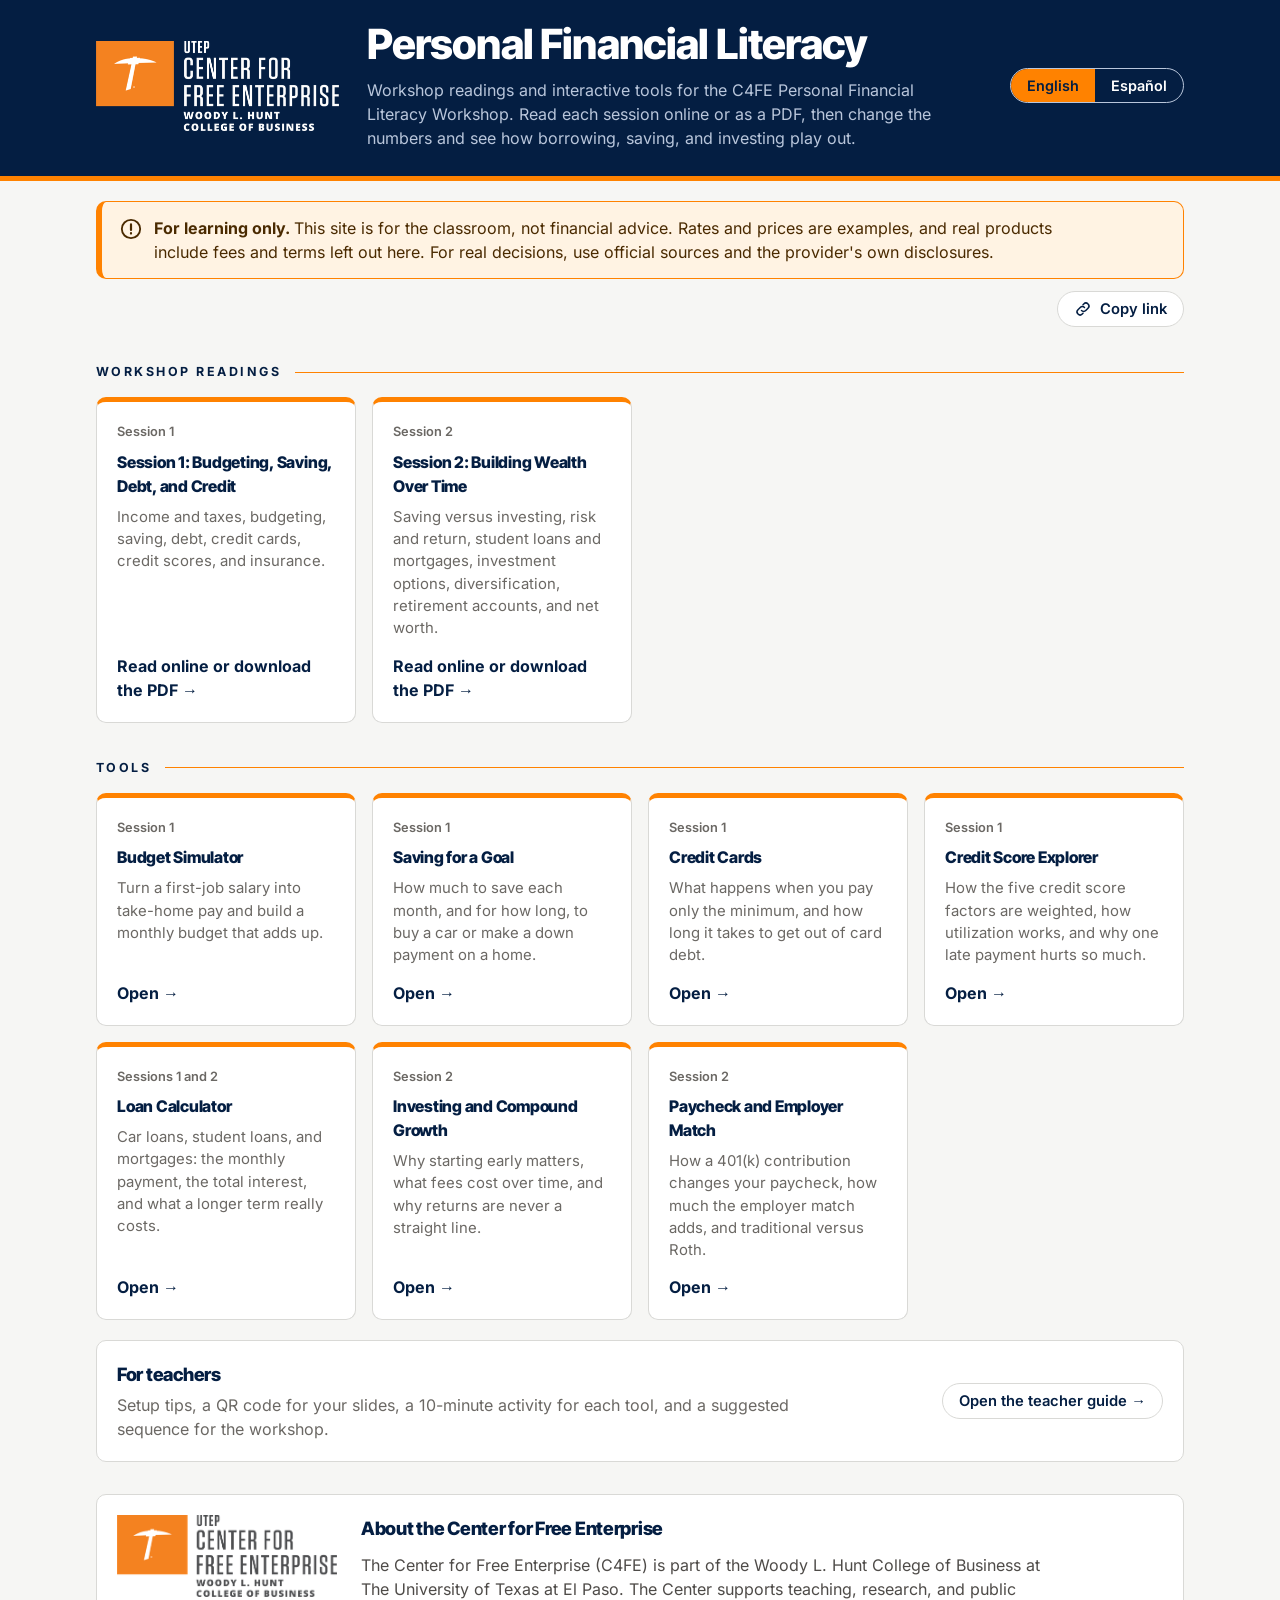
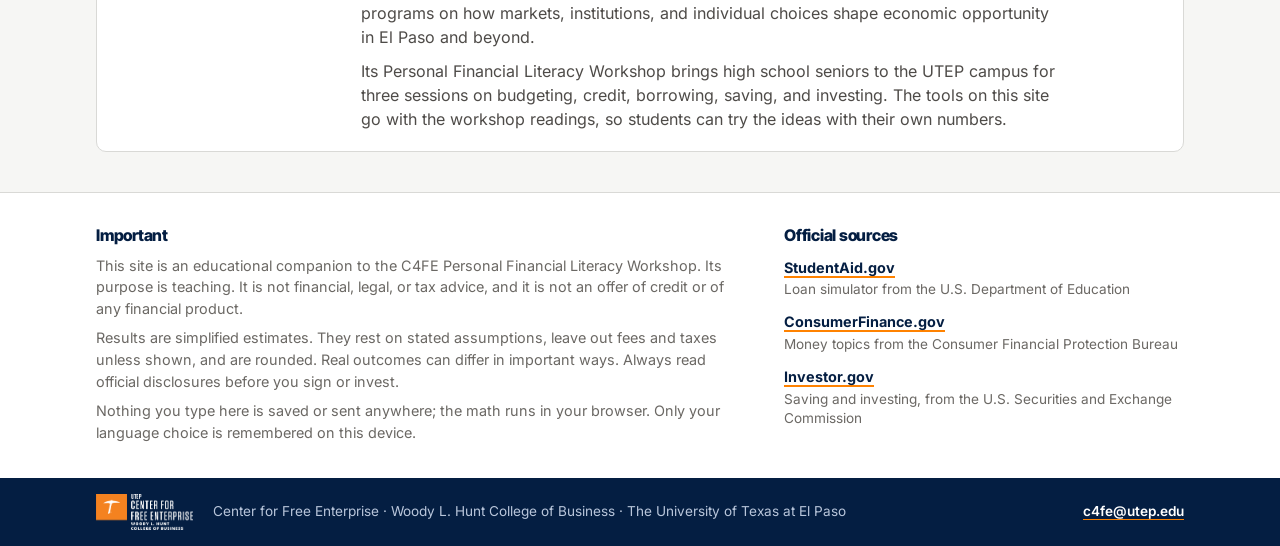
<file: index.html>
<!doctype html>
<html lang="en">
<head>
<meta charset="utf-8">
<meta name="viewport" content="width=device-width, initial-scale=1, viewport-fit=cover">
<title>Personal Financial Literacy · C4FE</title>
<meta name="description" content="Workshop readings and interactive tools for the Personal Financial Literacy Workshop at UTEP's Center for Free Enterprise.">
<meta property="og:type" content="website">
<meta property="og:site_name" content="C4FE Personal Financial Literacy">
<meta property="og:title" content="Personal Financial Literacy · C4FE">
<meta property="og:description" content="Workshop readings and interactive tools for the Personal Financial Literacy Workshop at UTEP's Center for Free Enterprise.">
<meta property="og:url" content="https://center-for-free-enterprise.github.io/PFL/">
<meta property="og:image" content="https://center-for-free-enterprise.github.io/PFL/assets/img/social-preview.jpg">
<meta property="og:image:width" content="1280">
<meta property="og:image:height" content="640">
<meta property="og:image:alt" content="UTEP Center for Free Enterprise: Personal Financial Literacy workshop readings and interactive tools, in English and Spanish">
<meta name="twitter:card" content="summary_large_image">
<link rel="preload" href="assets/fonts/inter-latin-400-normal.woff2" as="font" type="font/woff2" crossorigin>
<link rel="stylesheet" href="assets/css/site.css?v=202610132310">
<link rel="icon" href="assets/icons/favicon.svg" type="image/svg+xml">
<link rel="icon" href="assets/icons/favicon-32.png" sizes="32x32" type="image/png">
<link rel="icon" href="favicon.ico" sizes="48x48">
<link rel="apple-touch-icon" href="assets/icons/apple-touch-icon.png">
<link rel="manifest" href="site.webmanifest">
<meta name="theme-color" content="#041E42">
</head>
<body>
<header id="site-header"></header>

<main class="wrap">
  <div id="site-notice"></div>

  <h2 class="section-h" data-i18n="read_h">Readings</h2>
  <div class="cards">
    <a class="card" href="session-1.html">
      <span class="session" data-i18n="s1"></span>
      <h3 data-i18n="r1_h"></h3>
      <p data-i18n="r1_p"></p>
      <span class="go" data-i18n="read_go"></span>
    </a>
    <a class="card" href="session-2.html">
      <span class="session" data-i18n="s2"></span>
      <h3 data-i18n="r2_h"></h3>
      <p data-i18n="r2_p"></p>
      <span class="go" data-i18n="read_go"></span>
    </a>
  </div>

  <h2 class="section-h" data-i18n="tools_h">Tools</h2>
  <div class="cards">
    <a class="card" href="budget.html">
      <span class="session" data-i18n="s1"></span>
      <h3 data-i18n="budget_h"></h3>
      <p data-i18n="budget_p"></p>
      <span class="go" data-i18n="open"></span>
    </a>
    <a class="card" href="savings.html">
      <span class="session" data-i18n="s1"></span>
      <h3 data-i18n="savings_h"></h3>
      <p data-i18n="savings_p"></p>
      <span class="go" data-i18n="open"></span>
    </a>
    <a class="card" href="credit.html">
      <span class="session" data-i18n="s1"></span>
      <h3 data-i18n="credit_h"></h3>
      <p data-i18n="credit_p"></p>
      <span class="go" data-i18n="open"></span>
    </a>
    <a class="card" href="score.html">
      <span class="session" data-i18n="s1"></span>
      <h3 data-i18n="score_h"></h3>
      <p data-i18n="score_p"></p>
      <span class="go" data-i18n="open"></span>
    </a>
    <a class="card" href="loans.html">
      <span class="session" data-i18n="s12"></span>
      <h3 data-i18n="loans_h"></h3>
      <p data-i18n="loans_p"></p>
      <span class="go" data-i18n="open"></span>
    </a>
    <a class="card" href="invest.html">
      <span class="session" data-i18n="s2"></span>
      <h3 data-i18n="invest_h"></h3>
      <p data-i18n="invest_p"></p>
      <span class="go" data-i18n="open"></span>
    </a>
    <a class="card" href="match.html">
      <span class="session" data-i18n="s2"></span>
      <h3 data-i18n="match_h"></h3>
      <p data-i18n="match_p"></p>
      <span class="go" data-i18n="open"></span>
    </a>
  </div>

  <section class="panel teach-cta">
    <div>
      <h2 data-i18n="teach_h"></h2>
      <p data-i18n="teach_p"></p>
    </div>
    <a class="btn" href="teachers.html" data-i18n="teach_go"></a>
  </section>

  <section class="panel about" aria-labelledby="about-h">
    <div>
      <img class="logo-light" src="assets/img/c4fe-logo-color.png" width="485" height="180" data-i18n-alt="logo_alt" alt="UTEP Center for Free Enterprise">
      <img class="logo-dark" src="assets/img/c4fe-logo-reverse.png" width="485" height="180" data-i18n-alt="logo_alt" alt="UTEP Center for Free Enterprise">
    </div>
    <div>
      <h2 id="about-h" data-i18n="about_h">About the Center for Free Enterprise</h2>
      <p data-i18n="about_1"></p>
      <p data-i18n="about_2"></p>
    </div>
  </section>
</main>

<footer id="site-footer"></footer>

<script src="assets/js/site.js?v=202610132310"></script>
<script src="assets/js/home.js?v=202610132310"></script>
<script data-goatcounter="https://c4fe.goatcounter.com/count" async src="https://gc.zgo.at/count.js"></script>
</body>
</html>
</file>
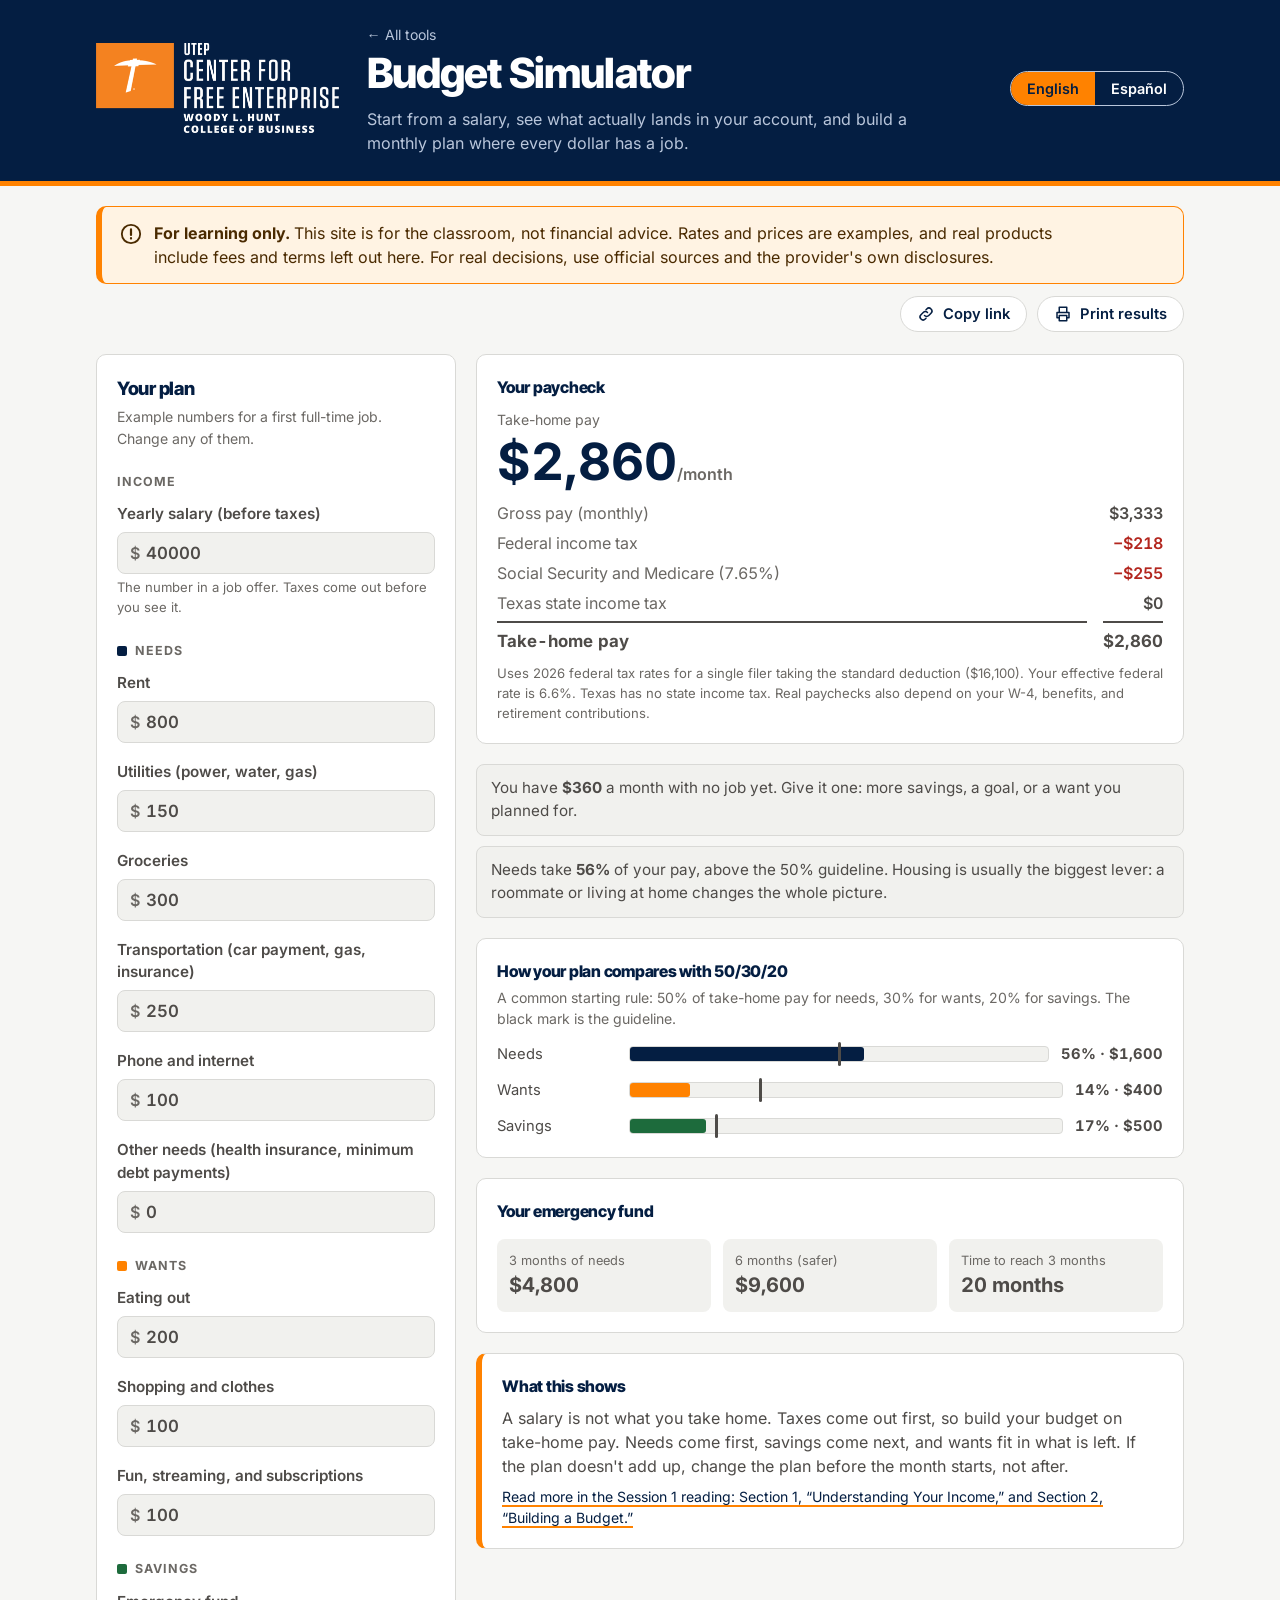
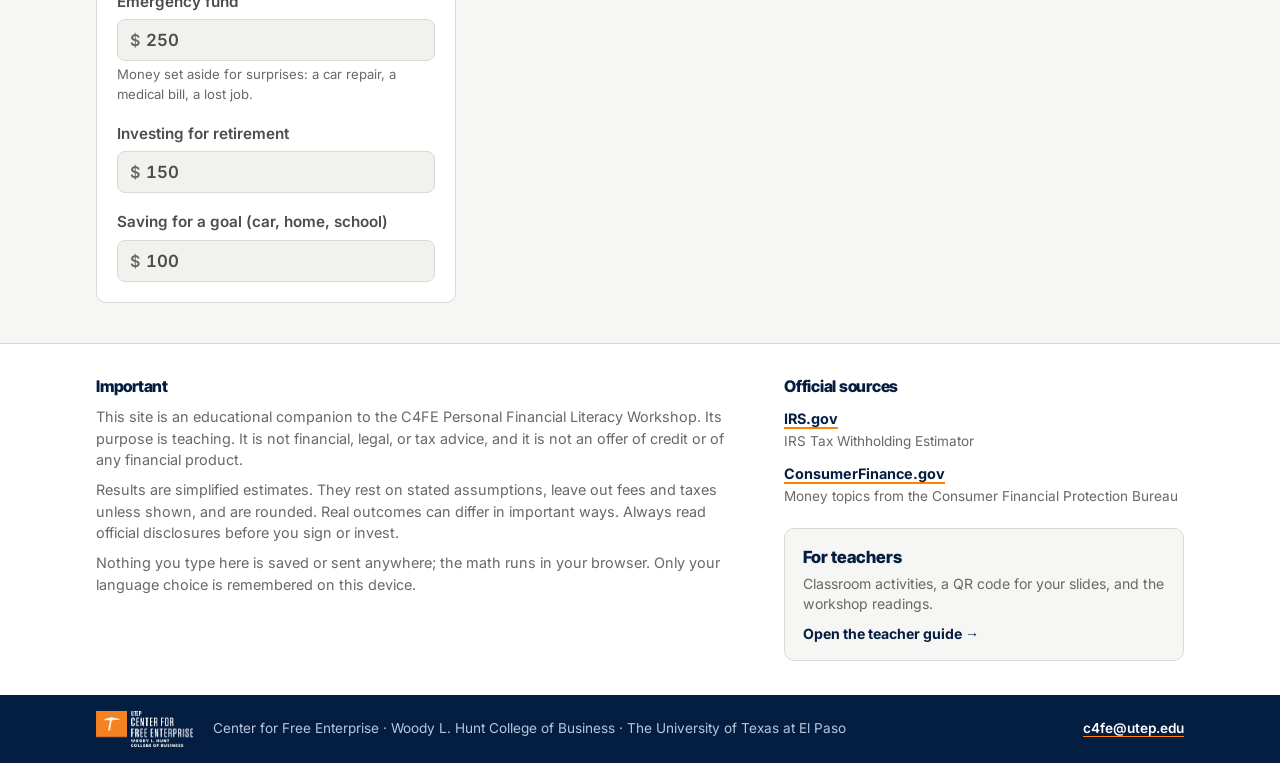
<file: budget.html>
<!doctype html>
<html lang="en">
<head>
<meta charset="utf-8">
<meta name="viewport" content="width=device-width, initial-scale=1, viewport-fit=cover">
<title>Budget Simulator · C4FE</title>
<meta name="description" content="Turn a salary into take-home pay and build a monthly budget. A teaching tool from UTEP's Center for Free Enterprise.">
<meta property="og:type" content="website">
<meta property="og:site_name" content="C4FE Personal Financial Literacy">
<meta property="og:title" content="Budget Simulator · C4FE">
<meta property="og:description" content="Turn a salary into take-home pay and build a monthly budget. A teaching tool from UTEP's Center for Free Enterprise.">
<meta property="og:url" content="https://center-for-free-enterprise.github.io/PFL/budget.html">
<meta property="og:image" content="https://center-for-free-enterprise.github.io/PFL/assets/img/social-preview.jpg">
<meta property="og:image:width" content="1280">
<meta property="og:image:height" content="640">
<meta property="og:image:alt" content="UTEP Center for Free Enterprise: Personal Financial Literacy interactive calculators, in English and Spanish">
<meta name="twitter:card" content="summary_large_image">
<link rel="preload" href="assets/fonts/inter-latin-400-normal.woff2" as="font" type="font/woff2" crossorigin>
<link rel="stylesheet" href="assets/css/site.css?v=202610132310">
<link rel="icon" href="assets/icons/favicon.svg" type="image/svg+xml">
<link rel="icon" href="assets/icons/favicon-32.png" sizes="32x32" type="image/png">
<link rel="icon" href="favicon.ico" sizes="48x48">
<link rel="apple-touch-icon" href="assets/icons/apple-touch-icon.png">
<link rel="manifest" href="site.webmanifest">
<meta name="theme-color" content="#041E42">
</head>
<body>
<header id="site-header"></header>

<main class="wrap">
  <div id="site-notice"></div>

  <div class="bench" style="margin-top:22px">
    <form class="panel" id="form" autocomplete="off">
      <h2 data-i18n="inputs_h"></h2>
      <p class="sub" data-i18n="example_note"></p>
      <div class="fields" id="fields"></div>
    </form>

    <div class="results">
      <section class="panel" aria-live="polite">
        <h3 data-i18n="paycheck_h"></h3>
        <p class="sub" style="margin:10px 0 6px" data-i18n="takehome"></p>
        <div class="big" id="net"></div>
        <dl class="stub" id="stub"></dl>
        <p class="assume" id="taxnote"></p>
      </section>

      <div class="msgs" id="msgs" aria-live="polite"></div>

      <section class="panel">
        <h3 data-i18n="split_h"></h3>
        <p class="sub" data-i18n="split_sub"></p>
        <div class="split" id="split"></div>
      </section>

      <section class="panel">
        <h3 data-i18n="ef_h"></h3>
        <div class="stats" id="ef"></div>
      </section>

      <section class="panel takeaway">
        <h3 data-i18n="take_h"></h3>
        <p data-i18n="take"></p>
        <p class="read"><a href="session-1.html#section-1-understanding-your-income" data-i18n="read"></a></p>
      </section>
    </div>
  </div>
</main>

<footer id="site-footer"></footer>

<script src="assets/js/site.js?v=202610132310"></script>
<script src="assets/js/budget.js?v=202610132310"></script>
<script data-goatcounter="https://c4fe.goatcounter.com/count" async src="https://gc.zgo.at/count.js"></script>
</body>
</html>
</file>
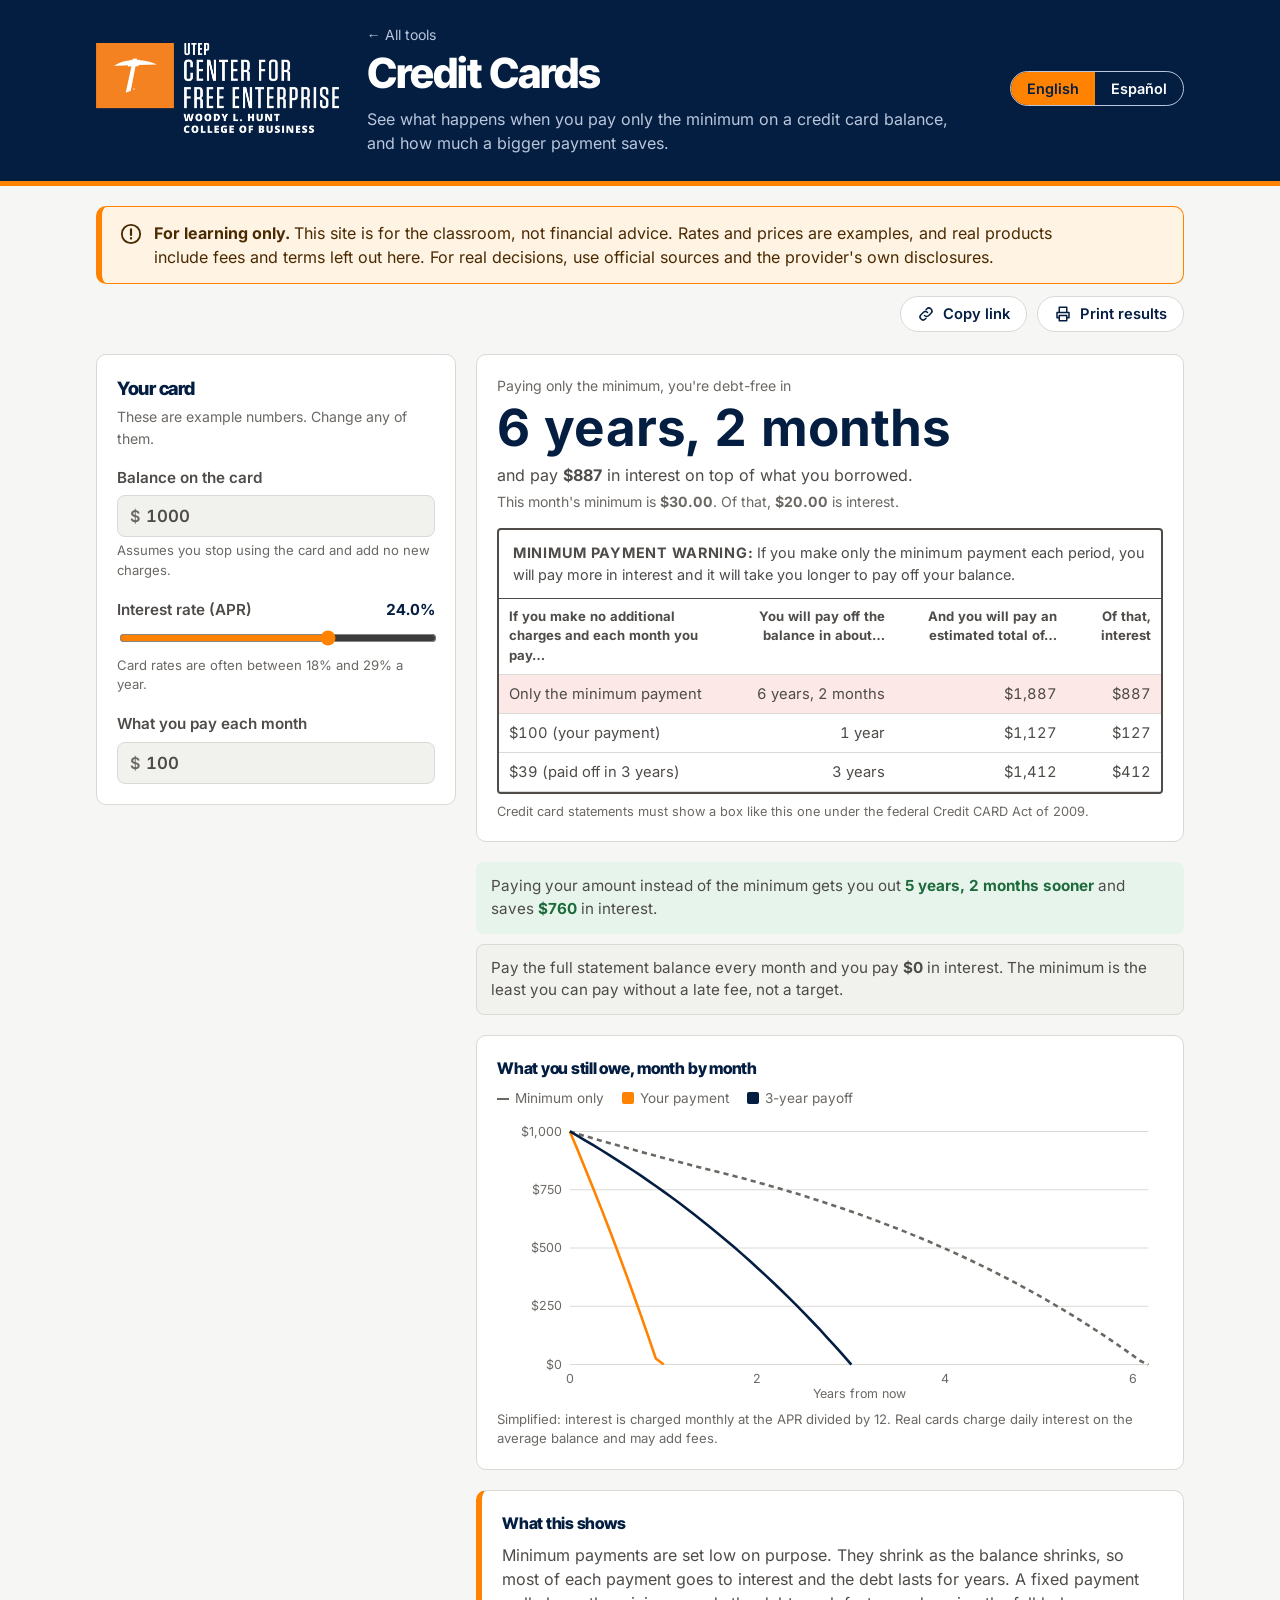
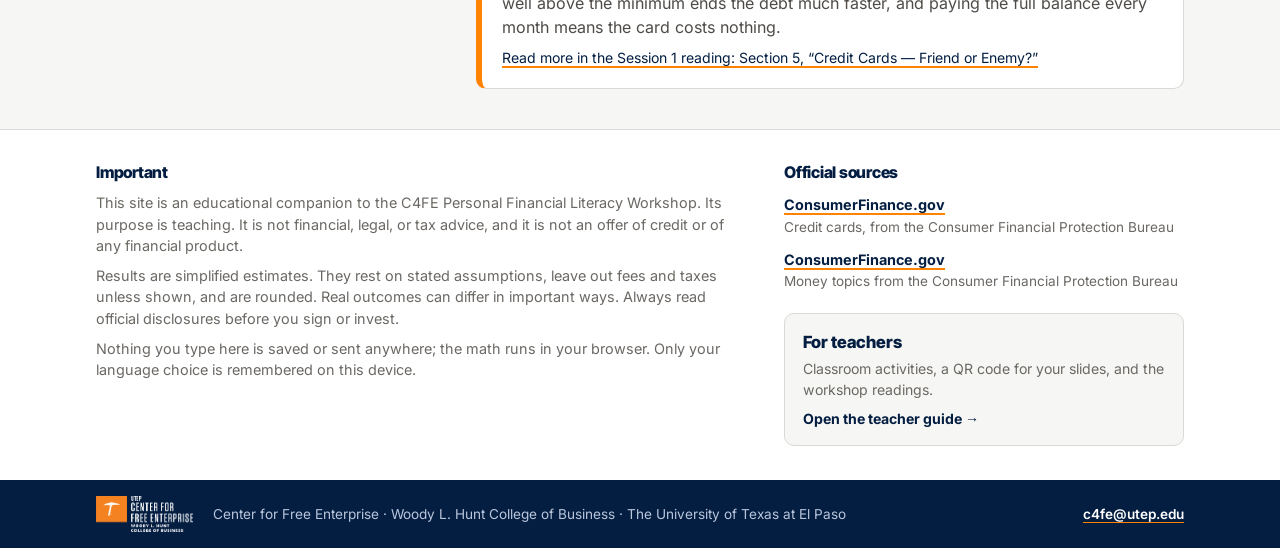
<file: credit.html>
<!doctype html>
<html lang="en">
<head>
<meta charset="utf-8">
<meta name="viewport" content="width=device-width, initial-scale=1, viewport-fit=cover">
<title>Credit Cards · C4FE</title>
<meta name="description" content="See what paying only the minimum on a credit card really costs. A teaching tool from UTEP's Center for Free Enterprise.">
<meta property="og:type" content="website">
<meta property="og:site_name" content="C4FE Personal Financial Literacy">
<meta property="og:title" content="Credit Cards · C4FE">
<meta property="og:description" content="See what paying only the minimum on a credit card really costs. A teaching tool from UTEP's Center for Free Enterprise.">
<meta property="og:url" content="https://center-for-free-enterprise.github.io/PFL/credit.html">
<meta property="og:image" content="https://center-for-free-enterprise.github.io/PFL/assets/img/social-preview.jpg">
<meta property="og:image:width" content="1280">
<meta property="og:image:height" content="640">
<meta property="og:image:alt" content="UTEP Center for Free Enterprise: Personal Financial Literacy interactive calculators, in English and Spanish">
<meta name="twitter:card" content="summary_large_image">
<link rel="preload" href="assets/fonts/inter-latin-400-normal.woff2" as="font" type="font/woff2" crossorigin>
<link rel="stylesheet" href="assets/css/site.css?v=202610132310">
<link rel="icon" href="assets/icons/favicon.svg" type="image/svg+xml">
<link rel="icon" href="assets/icons/favicon-32.png" sizes="32x32" type="image/png">
<link rel="icon" href="favicon.ico" sizes="48x48">
<link rel="apple-touch-icon" href="assets/icons/apple-touch-icon.png">
<link rel="manifest" href="site.webmanifest">
<meta name="theme-color" content="#041E42">
</head>
<body>
<header id="site-header"></header>

<main class="wrap">
  <div id="site-notice"></div>

  <div class="bench" style="margin-top:22px">
    <form class="panel" id="form" autocomplete="off">
      <h2 data-i18n="inputs_h"></h2>
      <p class="sub" data-i18n="example_note"></p>
      <div class="fields" id="fields"></div>
    </form>

    <div class="results">
      <section class="panel" aria-live="polite">
        <p class="sub" style="margin:0 0 6px" data-i18n="big_label"></p>
        <div class="big" id="big"></div>
        <p style="margin:10px 0 0" id="big-sub"></p>
        <p class="sub" id="first"></p>
        <div class="cardact">
          <div class="warn"><b data-i18n="ca_warn_h"></b> <span data-i18n="ca_warn"></span></div>
          <table id="cardact"></table>
        </div>
        <p class="tila-cap" data-i18n="ca_cap"></p>
      </section>

      <div class="msgs" id="msgs"></div>

      <section class="panel">
        <h3 data-i18n="chart_h"></h3>
        <div class="legend"><span><i style="background:transparent;border-top:2px dashed var(--muted);height:0;border-radius:0;vertical-align:3px"></i><span data-i18n="leg_min"></span></span><span><i style="background:var(--interest)"></i><span data-i18n="leg_yours"></span></span><span><i style="background:var(--principal)"></i><span data-i18n="leg_36"></span></span></div>
        <div class="chartbox" id="chart"></div>
        <p class="assume" data-i18n="assume"></p>
      </section>

      <section class="panel takeaway">
        <h3 data-i18n="take_h"></h3>
        <p data-i18n="take"></p>
        <p class="read"><a href="session-1.html#section-5-credit-cards-friend-or-enemy" data-i18n="read"></a></p>
      </section>
    </div>
  </div>
</main>

<footer id="site-footer"></footer>

<script src="assets/js/site.js?v=202610132310"></script>
<script src="assets/js/credit.js?v=202610132310"></script>
<script data-goatcounter="https://c4fe.goatcounter.com/count" async src="https://gc.zgo.at/count.js"></script>
</body>
</html>
</file>
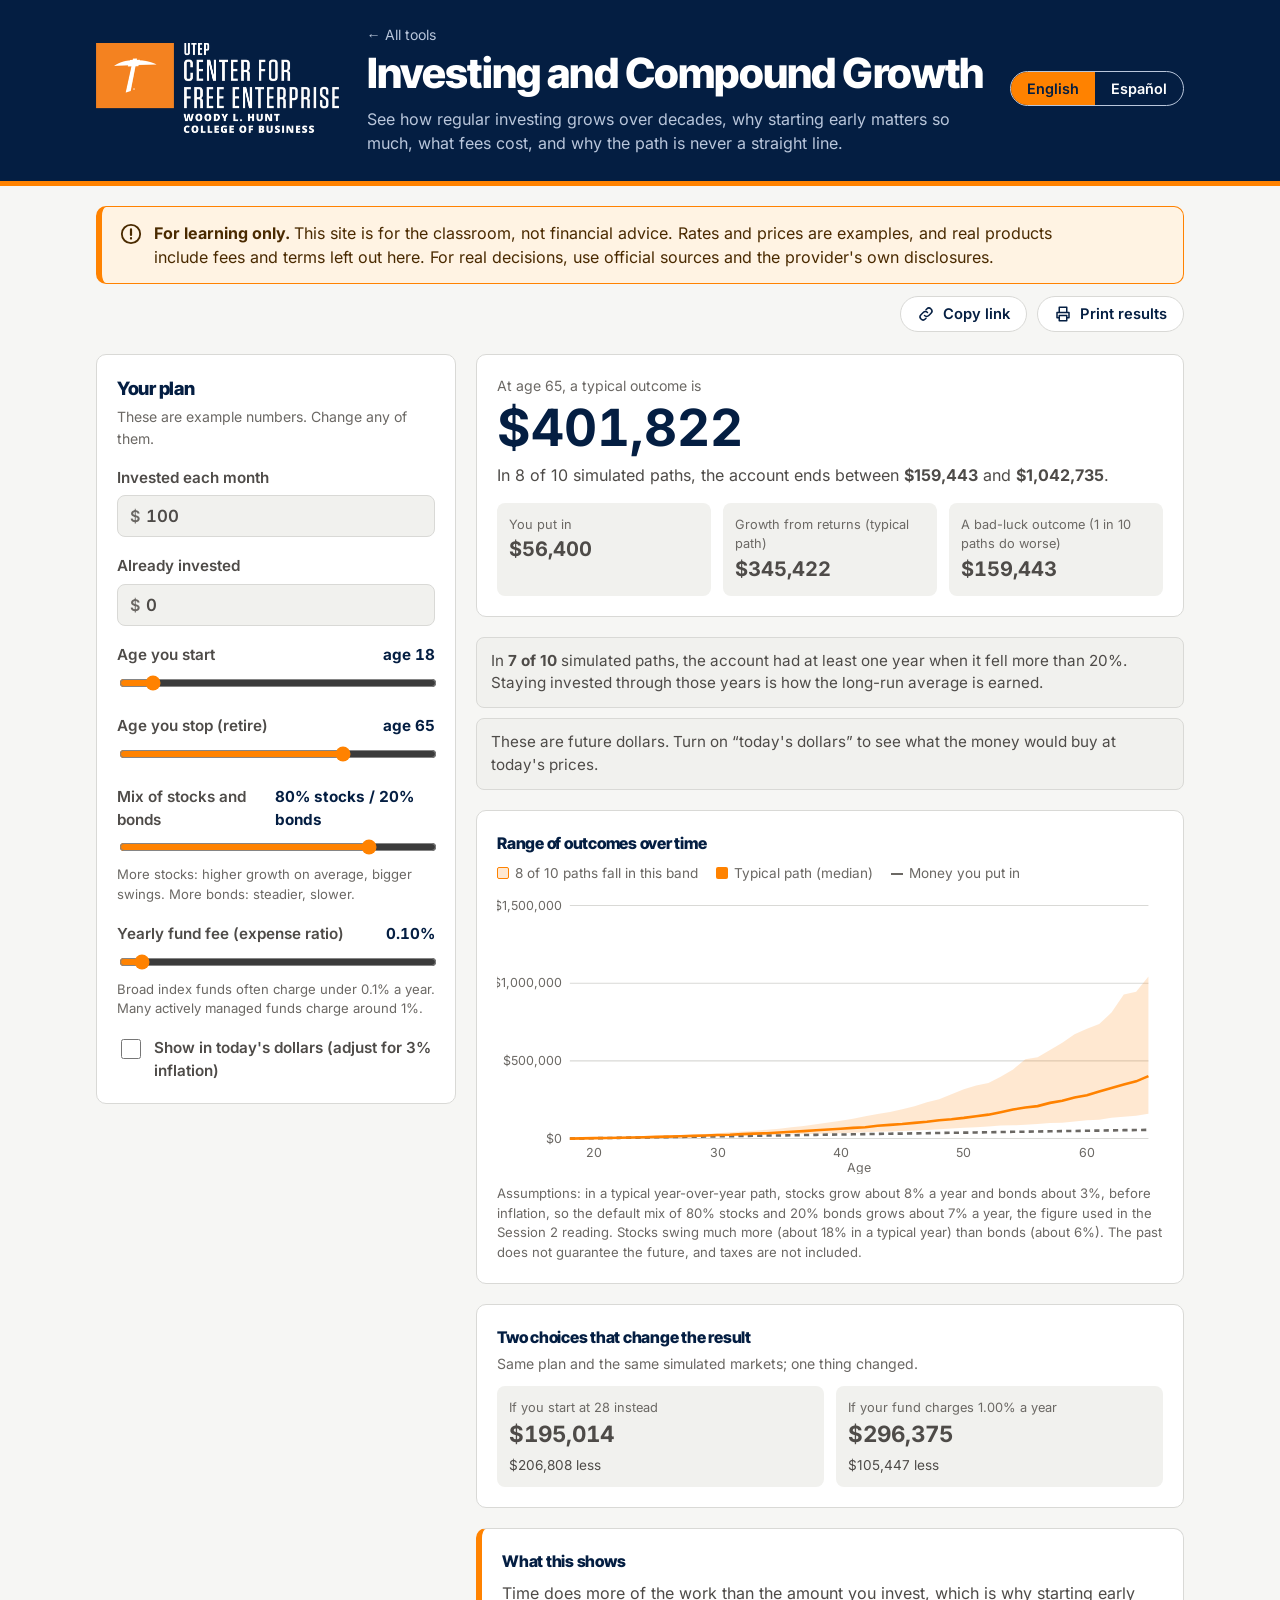
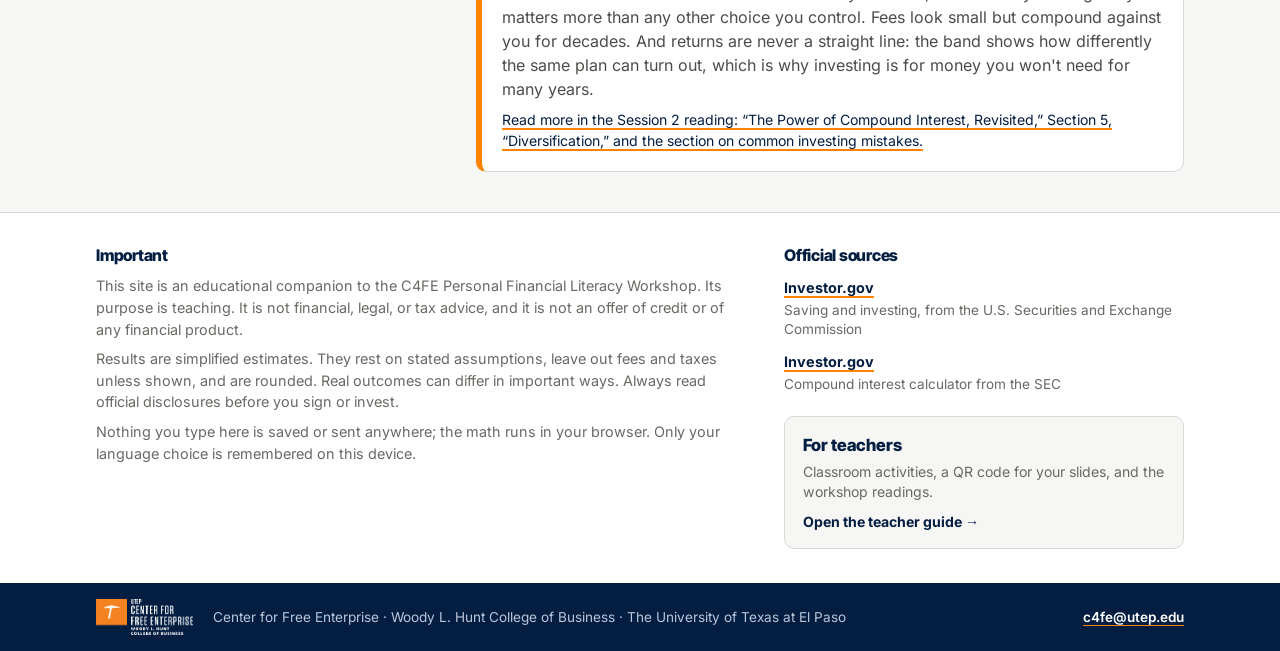
<file: invest.html>
<!doctype html>
<html lang="en">
<head>
<meta charset="utf-8">
<meta name="viewport" content="width=device-width, initial-scale=1, viewport-fit=cover">
<title>Investing and Compound Growth · C4FE</title>
<meta name="description" content="See how regular investing grows, why starting early matters, and what fees cost. A teaching tool from UTEP's Center for Free Enterprise.">
<meta property="og:type" content="website">
<meta property="og:site_name" content="C4FE Personal Financial Literacy">
<meta property="og:title" content="Investing and Compound Growth · C4FE">
<meta property="og:description" content="See how regular investing grows, why starting early matters, and what fees cost. A teaching tool from UTEP's Center for Free Enterprise.">
<meta property="og:url" content="https://center-for-free-enterprise.github.io/PFL/invest.html">
<meta property="og:image" content="https://center-for-free-enterprise.github.io/PFL/assets/img/social-preview.jpg">
<meta property="og:image:width" content="1280">
<meta property="og:image:height" content="640">
<meta property="og:image:alt" content="UTEP Center for Free Enterprise: Personal Financial Literacy interactive calculators, in English and Spanish">
<meta name="twitter:card" content="summary_large_image">
<link rel="preload" href="assets/fonts/inter-latin-400-normal.woff2" as="font" type="font/woff2" crossorigin>
<link rel="stylesheet" href="assets/css/site.css?v=202610132310">
<link rel="icon" href="assets/icons/favicon.svg" type="image/svg+xml">
<link rel="icon" href="assets/icons/favicon-32.png" sizes="32x32" type="image/png">
<link rel="icon" href="favicon.ico" sizes="48x48">
<link rel="apple-touch-icon" href="assets/icons/apple-touch-icon.png">
<link rel="manifest" href="site.webmanifest">
<meta name="theme-color" content="#041E42">
</head>
<body>
<header id="site-header"></header>

<main class="wrap">
  <div id="site-notice"></div>

  <div class="bench" style="margin-top:22px">
    <form class="panel" id="form" autocomplete="off">
      <h2 data-i18n="inputs_h"></h2>
      <p class="sub" data-i18n="example_note"></p>
      <div class="fields" id="fields"></div>
    </form>

    <div class="results">
      <section class="panel" aria-live="polite">
        <p class="sub" style="margin:0 0 6px" id="big-label"></p>
        <div class="big" id="big"></div>
        <p style="margin:10px 0 0" id="range"></p>
        <div class="stats" id="stats"></div>
      </section>

      <div class="msgs" id="msgs"></div>

      <section class="panel">
        <h3 data-i18n="chart_h"></h3>
        <div class="legend"><span><i style="background:var(--band-fill);border:1px solid var(--interest)"></i><span data-i18n="leg_band"></span></span><span><i style="background:var(--interest)"></i><span data-i18n="leg_mid"></span></span><span><i style="background:transparent;border-top:2px dashed var(--muted);height:0;border-radius:0;vertical-align:3px"></i><span data-i18n="leg_in"></span></span></div>
        <div class="chartbox" id="chart"></div>
        <p class="assume" data-i18n="assume"></p>
      </section>

      <section class="panel">
        <h3 data-i18n="cmp_h"></h3>
        <p class="sub" data-i18n="cmp_sub"></p>
        <div class="compare" id="compare"></div>
      </section>

      <section class="panel takeaway">
        <h3 data-i18n="take_h"></h3>
        <p data-i18n="take"></p>
        <p class="read"><a href="session-2.html#the-power-of-compound-interest-revisited" data-i18n="read"></a></p>
      </section>
    </div>
  </div>
</main>

<footer id="site-footer"></footer>

<script src="assets/js/site.js?v=202610132310"></script>
<script src="assets/js/invest.js?v=202610132310"></script>
<script data-goatcounter="https://c4fe.goatcounter.com/count" async src="https://gc.zgo.at/count.js"></script>
</body>
</html>
</file>
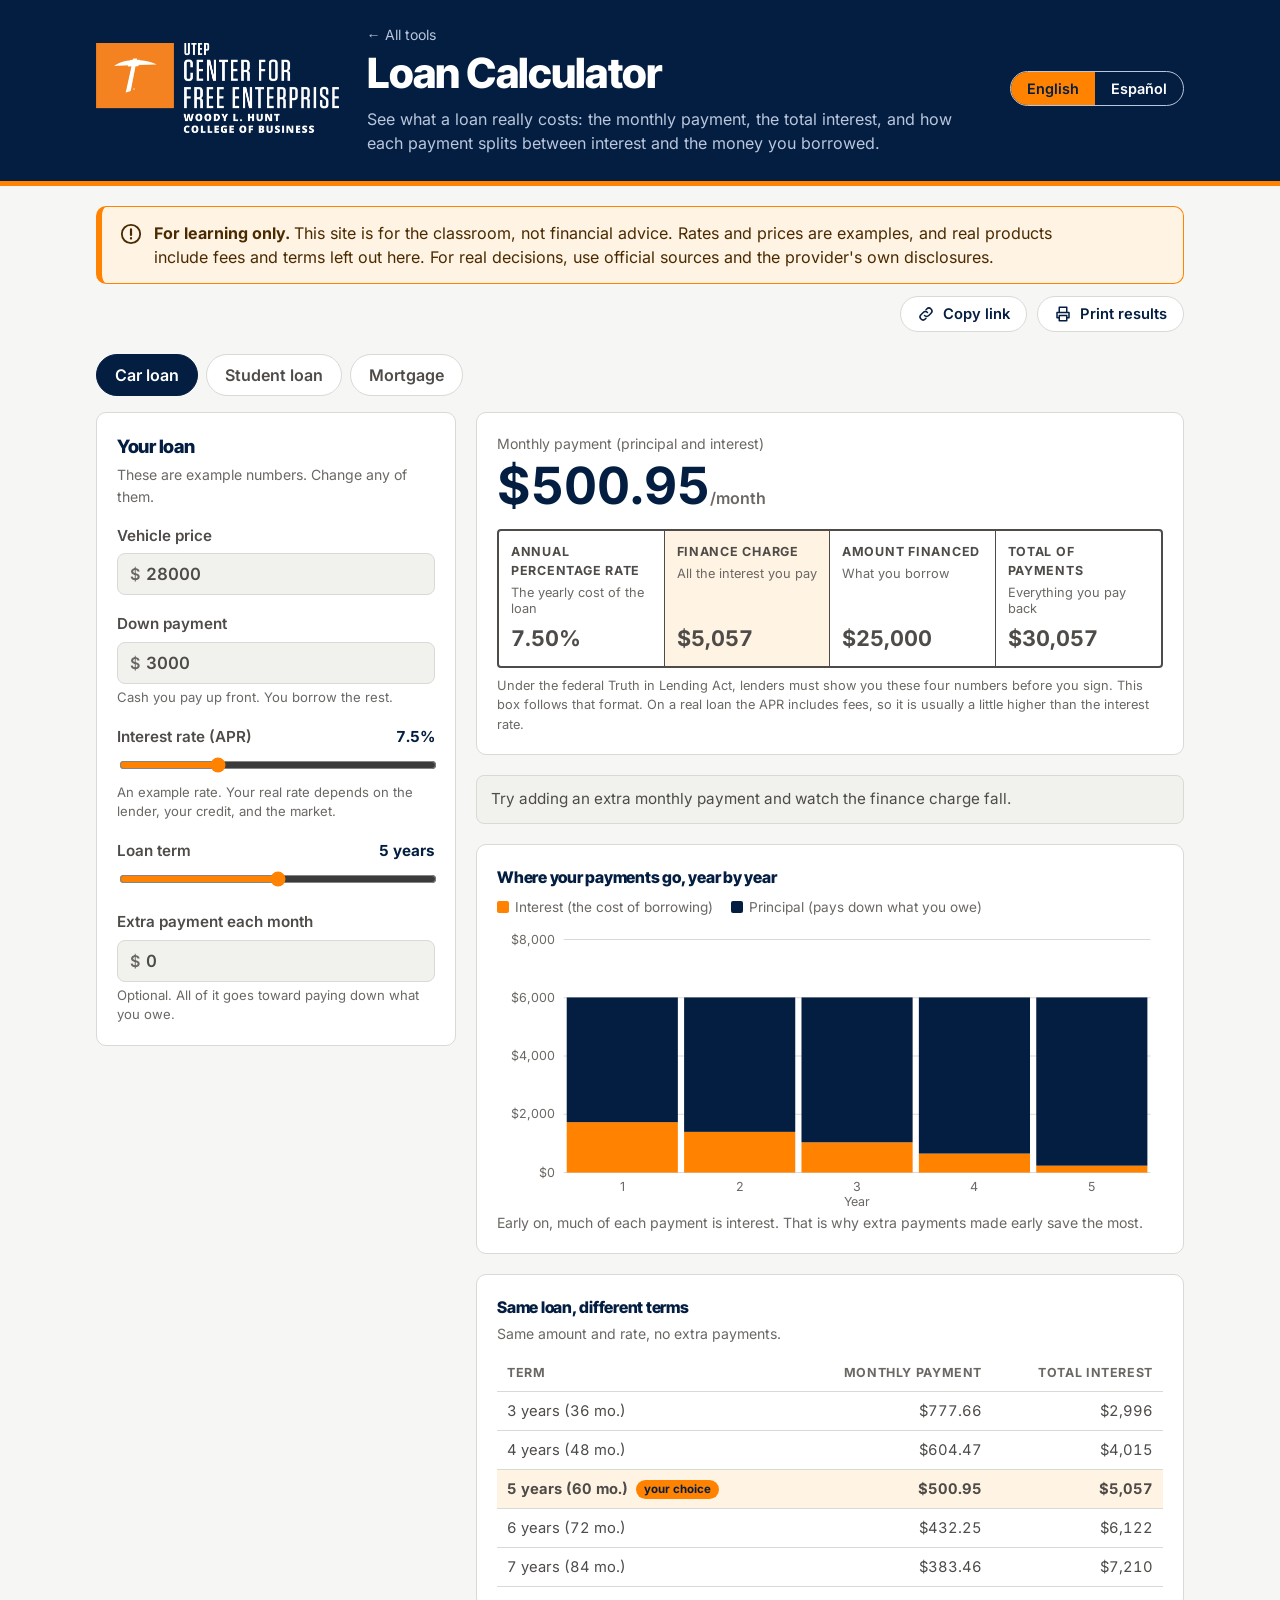
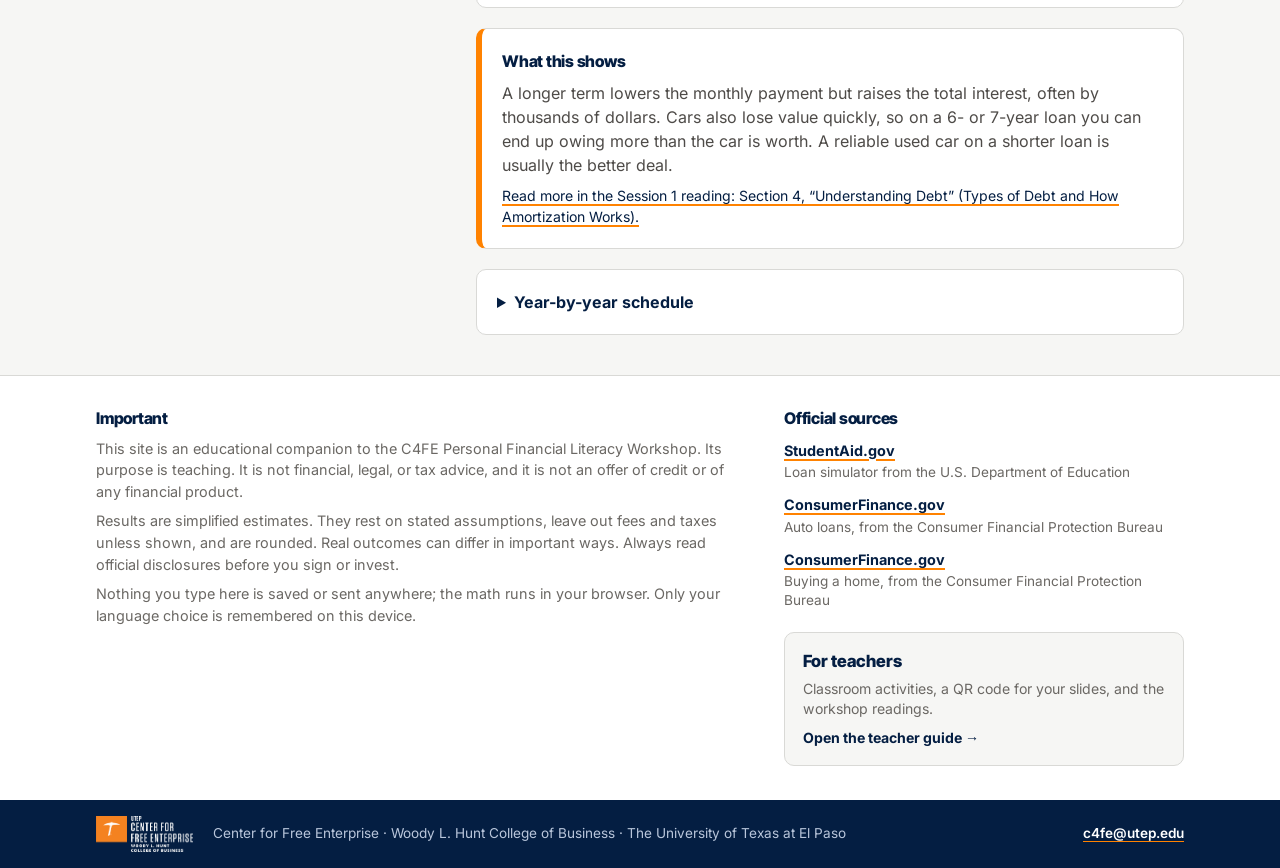
<file: loans.html>
<!doctype html>
<html lang="en">
<head>
<meta charset="utf-8">
<meta name="viewport" content="width=device-width, initial-scale=1, viewport-fit=cover">
<title>Loan Calculator · C4FE</title>
<meta name="description" content="See what a car loan, student loan, or mortgage really costs. A teaching tool from UTEP's Center for Free Enterprise.">
<meta property="og:type" content="website">
<meta property="og:site_name" content="C4FE Personal Financial Literacy">
<meta property="og:title" content="Loan Calculator · C4FE">
<meta property="og:description" content="See what a car loan, student loan, or mortgage really costs. A teaching tool from UTEP's Center for Free Enterprise.">
<meta property="og:url" content="https://center-for-free-enterprise.github.io/PFL/loans.html">
<meta property="og:image" content="https://center-for-free-enterprise.github.io/PFL/assets/img/social-preview.jpg">
<meta property="og:image:width" content="1280">
<meta property="og:image:height" content="640">
<meta property="og:image:alt" content="UTEP Center for Free Enterprise: Personal Financial Literacy interactive calculators, in English and Spanish">
<meta name="twitter:card" content="summary_large_image">
<link rel="preload" href="assets/fonts/inter-latin-400-normal.woff2" as="font" type="font/woff2" crossorigin>
<link rel="stylesheet" href="assets/css/site.css?v=202610132310">
<link rel="icon" href="assets/icons/favicon.svg" type="image/svg+xml">
<link rel="icon" href="assets/icons/favicon-32.png" sizes="32x32" type="image/png">
<link rel="icon" href="favicon.ico" sizes="48x48">
<link rel="apple-touch-icon" href="assets/icons/apple-touch-icon.png">
<link rel="manifest" href="site.webmanifest">
<meta name="theme-color" content="#041E42">
</head>
<body>
<header id="site-header"></header>

<main class="wrap">
  <div id="site-notice"></div>

  <div class="tabs" role="tablist" aria-label="Loan type">
    <button class="tab" role="tab" data-type="car" aria-selected="true" data-i18n="tab_car">Car loan</button>
    <button class="tab" role="tab" data-type="student" aria-selected="false" data-i18n="tab_student">Student loan</button>
    <button class="tab" role="tab" data-type="mortgage" aria-selected="false" data-i18n="tab_mortgage">Mortgage</button>
  </div>

  <div class="bench">
    <form class="panel" id="form" autocomplete="off">
      <h2 data-i18n="inputs_h"></h2>
      <p class="sub" data-i18n="example_note"></p>
      <div class="fields" id="fields"></div>
    </form>

    <div class="results">
      <section class="panel" aria-live="polite">
        <div class="headline">
          <div>
            <p class="sub" style="margin:0 0 6px" id="monthly-label"></p>
            <div class="big" id="monthly"></div>
          </div>
          <dl class="breakdown" id="breakdown" hidden></dl>
        </div>
        <div class="tila" role="group" aria-labelledby="tila-cap">
          <div class="tila-grid">
            <div class="tila-cell"><b data-i18n="tila_apr"></b><span data-i18n="tila_apr_d"></span><strong id="t-apr"></strong></div>
            <div class="tila-cell fc"><b data-i18n="tila_fc"></b><span data-i18n="tila_fc_d"></span><strong id="t-fc"></strong></div>
            <div class="tila-cell"><b data-i18n="tila_af"></b><span data-i18n="tila_af_d"></span><strong id="t-af"></strong></div>
            <div class="tila-cell"><b data-i18n="tila_tp"></b><span data-i18n="tila_tp_d"></span><strong id="t-tp"></strong></div>
          </div>
        </div>
        <p class="tila-cap" id="tila-cap" data-i18n="tila_note"></p>
      </section>

      <div class="msgs" id="msgs"></div>

      <section class="panel">
        <h3 data-i18n="chart_h"></h3>
        <div class="legend"><span><i style="background:var(--interest)"></i><span data-i18n="leg_int"></span></span><span><i style="background:var(--principal)"></i><span data-i18n="leg_pri"></span></span></div>
        <div class="chartbox" id="chart"></div>
        <p class="sub" data-i18n="chart_note"></p>
      </section>

      <section class="panel">
        <h3 data-i18n="cmp_h"></h3>
        <p class="sub" data-i18n="cmp_sub"></p>
        <div class="tbl"><table id="cmp"></table></div>
      </section>

      <section class="panel takeaway">
        <h3 data-i18n="take_h"></h3>
        <p id="take"></p>
        <p class="read"><a id="read" href="session-1.html#section-4-understanding-debt"></a></p>
      </section>

      <section class="panel">
        <details>
          <summary data-i18n="sched_h"></summary>
          <div class="tbl"><table id="sched"></table></div>
        </details>
      </section>
    </div>
  </div>
</main>

<footer id="site-footer"></footer>

<script src="assets/js/site.js?v=202610132310"></script>
<script src="assets/js/loans.js?v=202610132310"></script>
<script data-goatcounter="https://c4fe.goatcounter.com/count" async src="https://gc.zgo.at/count.js"></script>
</body>
</html>
</file>
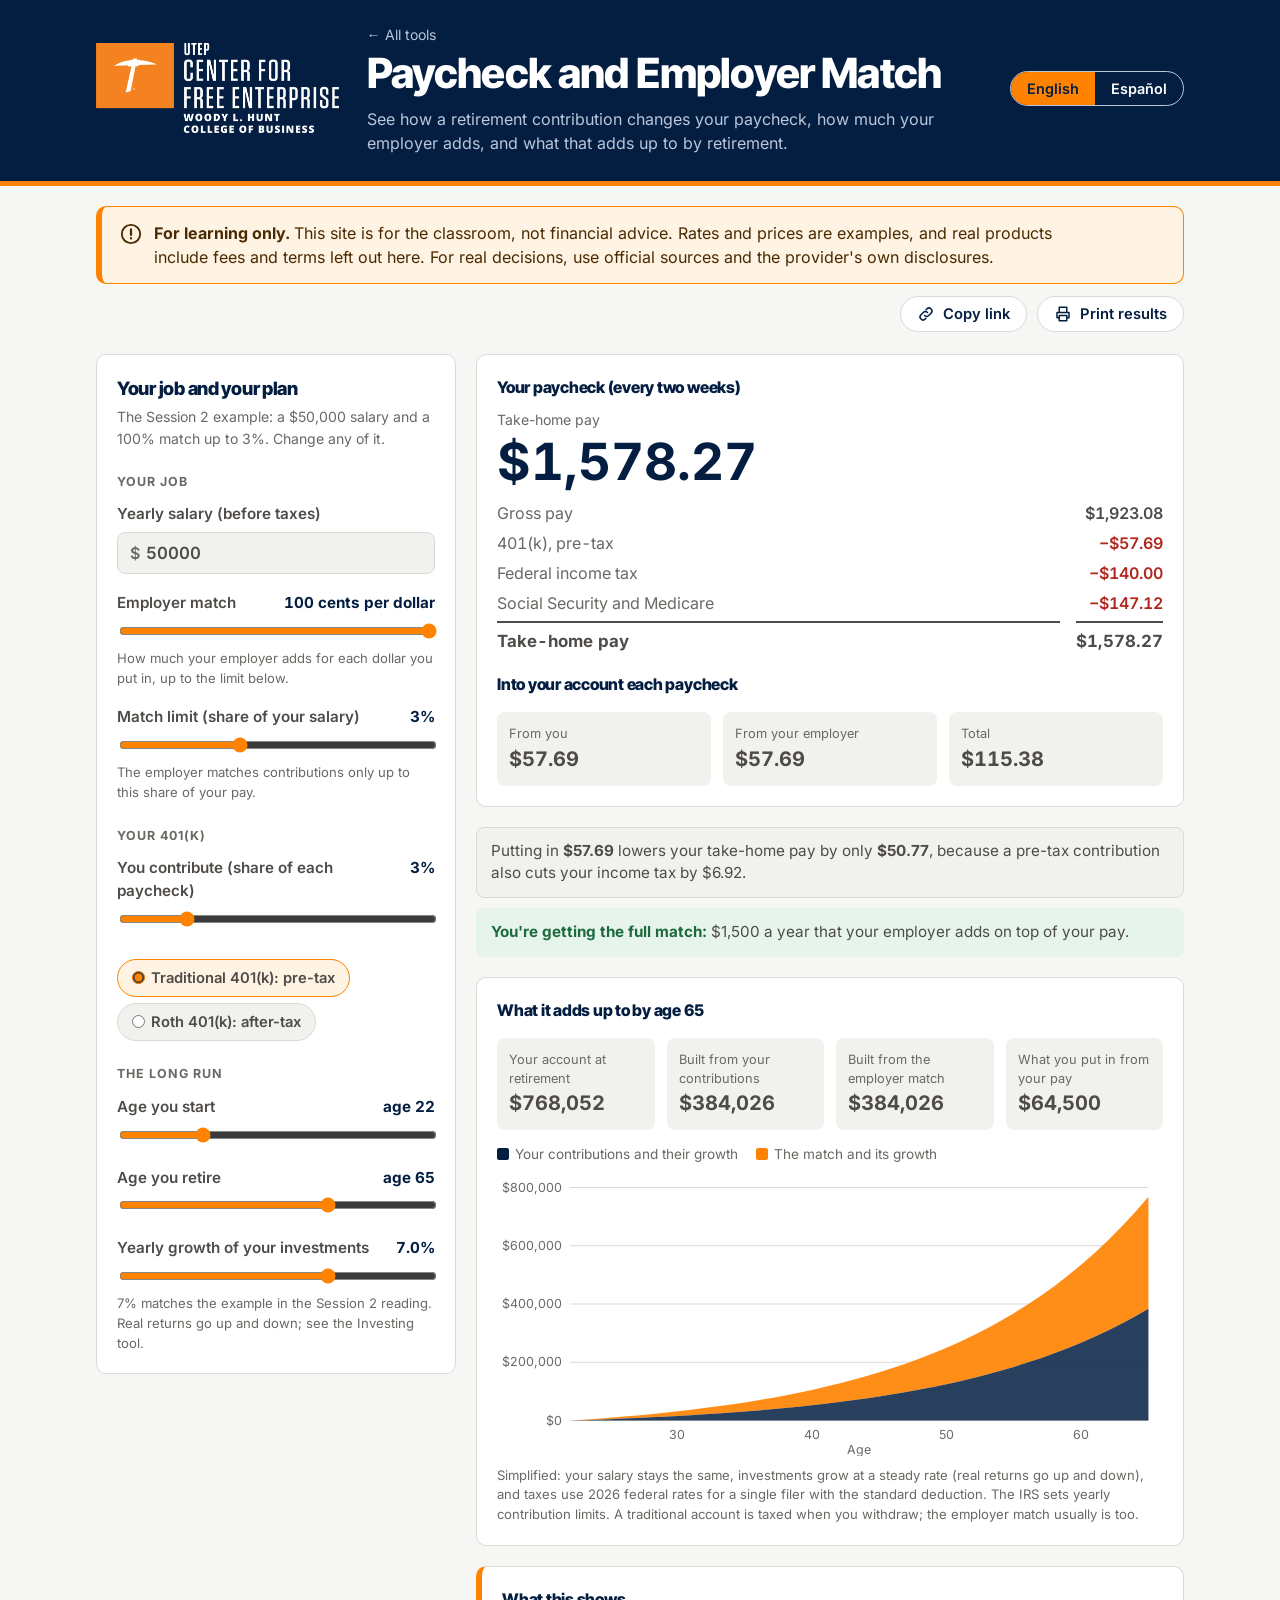
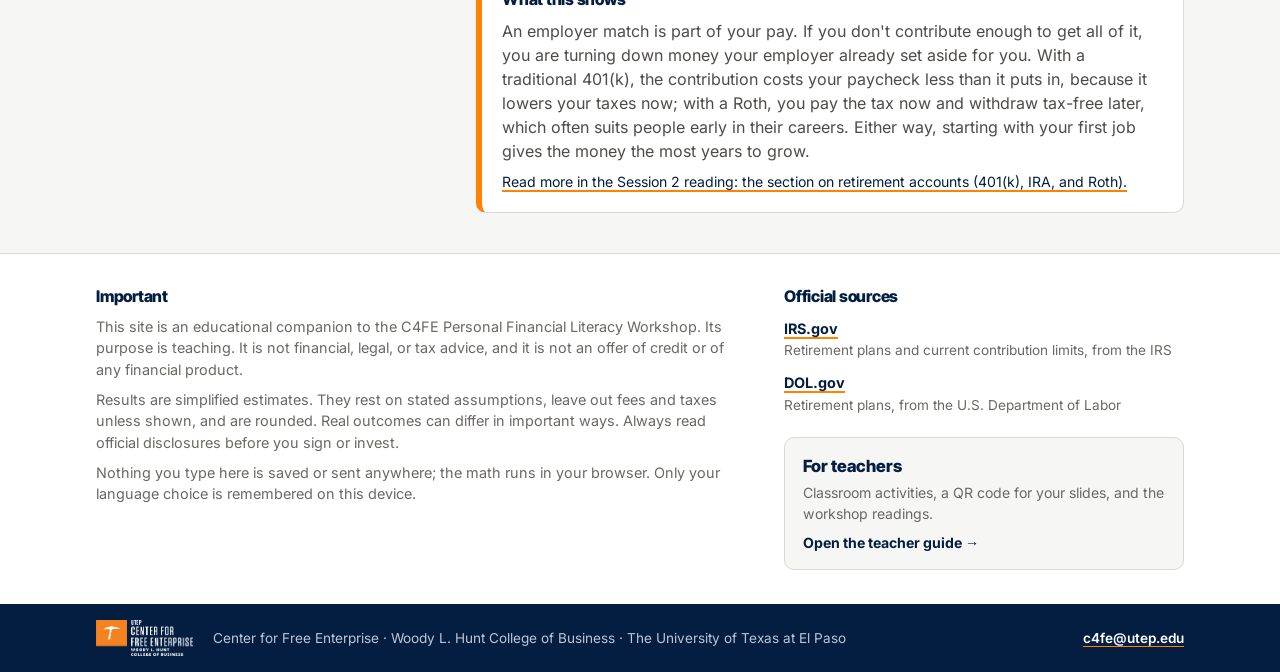
<file: match.html>
<!doctype html>
<html lang="en">
<head>
<meta charset="utf-8">
<meta name="viewport" content="width=device-width, initial-scale=1, viewport-fit=cover">
<title>Paycheck and Employer Match · C4FE</title>
<meta name="description" content="See how a 401(k) contribution changes your paycheck and how much an employer match adds. A teaching tool from UTEP's Center for Free Enterprise.">
<meta property="og:type" content="website">
<meta property="og:site_name" content="C4FE Personal Financial Literacy">
<meta property="og:title" content="Paycheck and Employer Match · C4FE">
<meta property="og:description" content="See how a 401(k) contribution changes your paycheck and how much an employer match adds. A teaching tool from UTEP's Center for Free Enterprise.">
<meta property="og:url" content="https://center-for-free-enterprise.github.io/PFL/match.html">
<meta property="og:image" content="https://center-for-free-enterprise.github.io/PFL/assets/img/social-preview.jpg">
<meta property="og:image:width" content="1280">
<meta property="og:image:height" content="640">
<meta property="og:image:alt" content="UTEP Center for Free Enterprise: Personal Financial Literacy interactive calculators, in English and Spanish">
<meta name="twitter:card" content="summary_large_image">
<link rel="preload" href="assets/fonts/inter-latin-400-normal.woff2" as="font" type="font/woff2" crossorigin>
<link rel="stylesheet" href="assets/css/site.css?v=202610132310">
<link rel="icon" href="assets/icons/favicon.svg" type="image/svg+xml">
<link rel="icon" href="assets/icons/favicon-32.png" sizes="32x32" type="image/png">
<link rel="icon" href="favicon.ico" sizes="48x48">
<link rel="apple-touch-icon" href="assets/icons/apple-touch-icon.png">
<link rel="manifest" href="site.webmanifest">
<meta name="theme-color" content="#041E42">
</head>
<body>
<header id="site-header"></header>

<main class="wrap">
  <div id="site-notice"></div>

  <div class="bench" style="margin-top:22px">
    <form class="panel" id="form" autocomplete="off">
      <h2 data-i18n="inputs_h"></h2>
      <p class="sub" data-i18n="example_note"></p>
      <div class="fields" id="fields"></div>
    </form>

    <div class="results">
      <section class="panel" aria-live="polite">
        <h3 data-i18n="stub_h"></h3>
        <p class="sub" style="margin:10px 0 6px" data-i18n="stub_net"></p>
        <div class="big" id="net"></div>
        <dl class="stub" id="stub"></dl>
        <h3 style="margin-top:18px" data-i18n="acct_h"></h3>
        <div class="stats" id="acct"></div>
      </section>

      <div class="msgs" id="msgs"></div>

      <section class="panel">
        <h3 id="lr-h"></h3>
        <div class="stats" id="lr"></div>
        <div class="legend" style="margin-top:14px"><span><i style="background:var(--principal)"></i><span data-i18n="leg_you"></span></span><span><i style="background:var(--interest)"></i><span data-i18n="leg_emp"></span></span></div>
        <div class="chartbox" id="chart"></div>
        <p class="assume" data-i18n="assume"></p>
      </section>

      <section class="panel takeaway">
        <h3 data-i18n="take_h"></h3>
        <p data-i18n="take"></p>
        <p class="read"><a href="session-2.html#section-6-retirement-accounts" data-i18n="read"></a></p>
      </section>
    </div>
  </div>
</main>

<footer id="site-footer"></footer>

<script src="assets/js/site.js?v=202610132310"></script>
<script src="assets/js/match.js?v=202610132310"></script>
<script data-goatcounter="https://c4fe.goatcounter.com/count" async src="https://gc.zgo.at/count.js"></script>
</body>
</html>
</file>
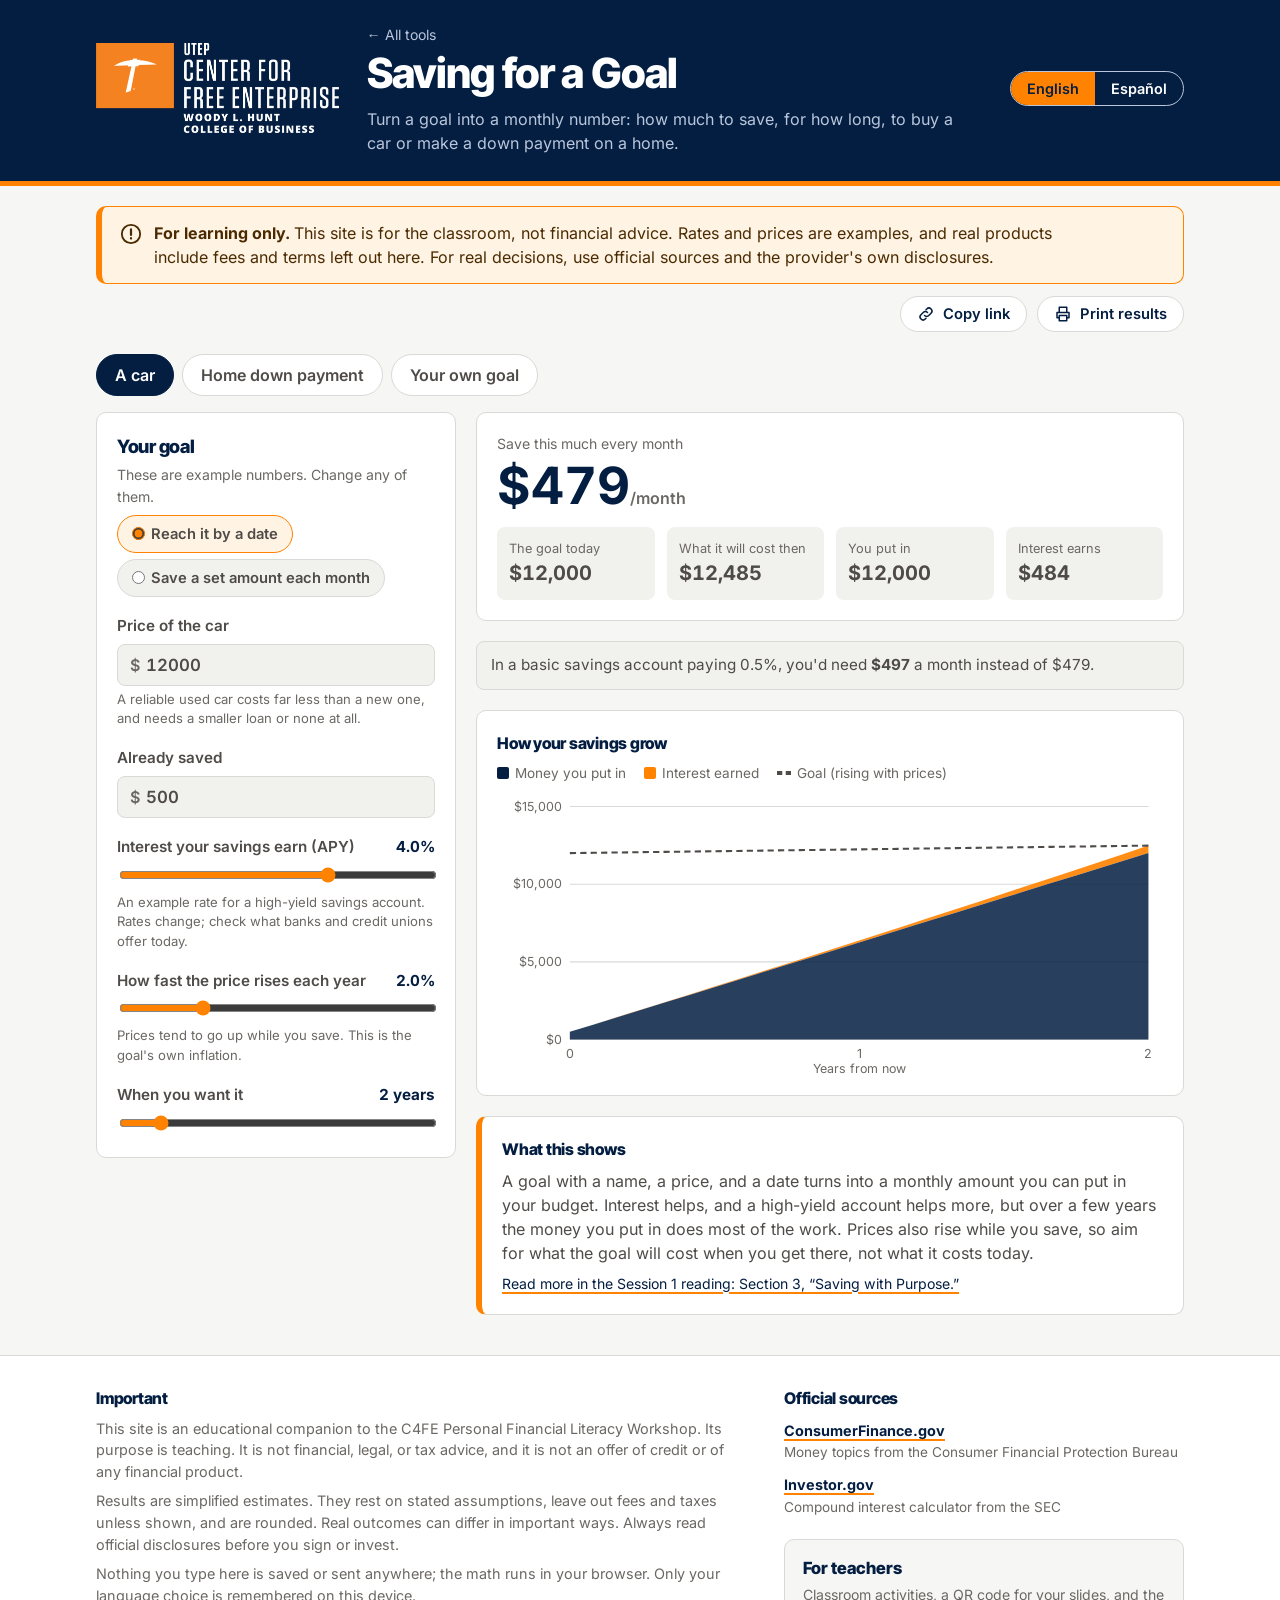
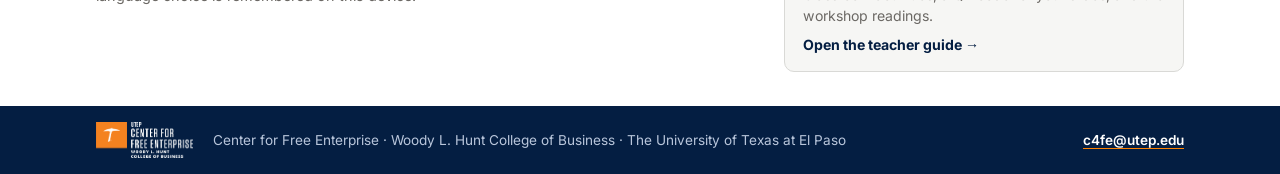
<file: savings.html>
<!doctype html>
<html lang="en">
<head>
<meta charset="utf-8">
<meta name="viewport" content="width=device-width, initial-scale=1, viewport-fit=cover">
<title>Saving for a Goal · C4FE</title>
<meta name="description" content="How much to save each month, and for how long, to buy a car or make a down payment. A teaching tool from UTEP's Center for Free Enterprise.">
<meta property="og:type" content="website">
<meta property="og:site_name" content="C4FE Personal Financial Literacy">
<meta property="og:title" content="Saving for a Goal · C4FE">
<meta property="og:description" content="How much to save each month, and for how long, to buy a car or make a down payment. A teaching tool from UTEP's Center for Free Enterprise.">
<meta property="og:url" content="https://center-for-free-enterprise.github.io/PFL/savings.html">
<meta property="og:image" content="https://center-for-free-enterprise.github.io/PFL/assets/img/social-preview.jpg">
<meta property="og:image:width" content="1280">
<meta property="og:image:height" content="640">
<meta property="og:image:alt" content="UTEP Center for Free Enterprise: Personal Financial Literacy interactive calculators, in English and Spanish">
<meta name="twitter:card" content="summary_large_image">
<link rel="preload" href="assets/fonts/inter-latin-400-normal.woff2" as="font" type="font/woff2" crossorigin>
<link rel="stylesheet" href="assets/css/site.css?v=202610132310">
<link rel="icon" href="assets/icons/favicon.svg" type="image/svg+xml">
<link rel="icon" href="assets/icons/favicon-32.png" sizes="32x32" type="image/png">
<link rel="icon" href="favicon.ico" sizes="48x48">
<link rel="apple-touch-icon" href="assets/icons/apple-touch-icon.png">
<link rel="manifest" href="site.webmanifest">
<meta name="theme-color" content="#041E42">
</head>
<body>
<header id="site-header"></header>

<main class="wrap">
  <div id="site-notice"></div>

  <div class="tabs" role="tablist" aria-label="Goal">
    <button class="tab" role="tab" data-type="car" aria-selected="true" data-i18n="tab_car">A car</button>
    <button class="tab" role="tab" data-type="home" aria-selected="false" data-i18n="tab_home">Home down payment</button>
    <button class="tab" role="tab" data-type="custom" aria-selected="false" data-i18n="tab_custom">Your own goal</button>
  </div>

  <div class="bench">
    <form class="panel" id="form" autocomplete="off">
      <h2 data-i18n="inputs_h"></h2>
      <p class="sub" data-i18n="example_note"></p>
      <div class="seg" id="mode" role="radiogroup"></div>
      <div class="fields" id="fields"></div>
    </form>

    <div class="results">
      <section class="panel" aria-live="polite">
        <p class="sub" style="margin:0 0 6px" id="big-label"></p>
        <div class="big" id="big"></div>
        <div class="stats" id="stats"></div>
      </section>

      <div class="msgs" id="msgs"></div>

      <section class="panel">
        <h3 data-i18n="chart_h"></h3>
        <div class="legend"><span><i style="background:var(--principal)"></i><span data-i18n="leg_in"></span></span><span><i style="background:var(--interest)"></i><span data-i18n="leg_int"></span></span><span><i style="background:transparent;border:2px dashed var(--ink);width:14px;height:0;border-radius:0;vertical-align:3px"></i><span data-i18n="leg_goal"></span></span></div>
        <div class="chartbox" id="chart"></div>
      </section>

      <section class="panel takeaway">
        <h3 data-i18n="take_h"></h3>
        <p data-i18n="take"></p>
        <p class="read"><a href="session-1.html#section-3-saving-with-purpose" data-i18n="read"></a></p>
      </section>
    </div>
  </div>
</main>

<footer id="site-footer"></footer>

<script src="assets/js/site.js?v=202610132310"></script>
<script src="assets/js/savings.js?v=202610132310"></script>
<script data-goatcounter="https://c4fe.goatcounter.com/count" async src="https://gc.zgo.at/count.js"></script>
</body>
</html>
</file>
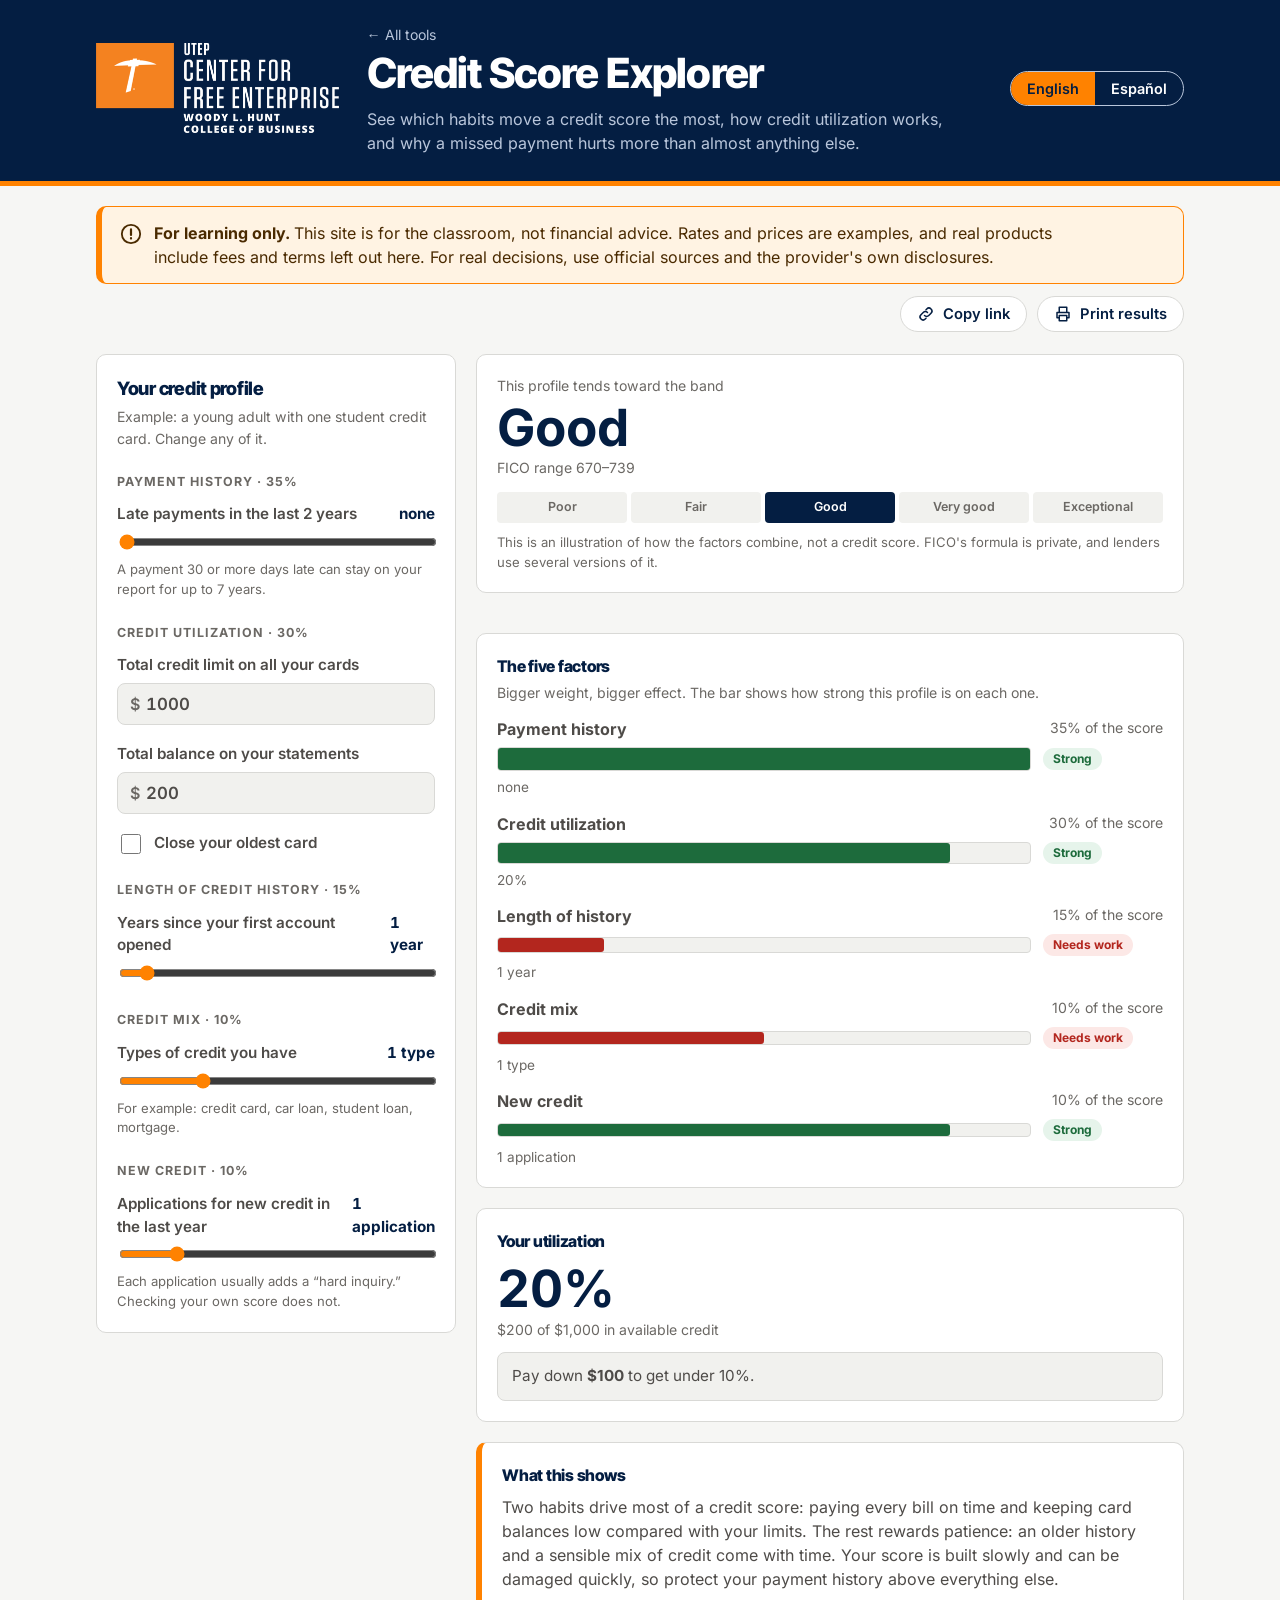
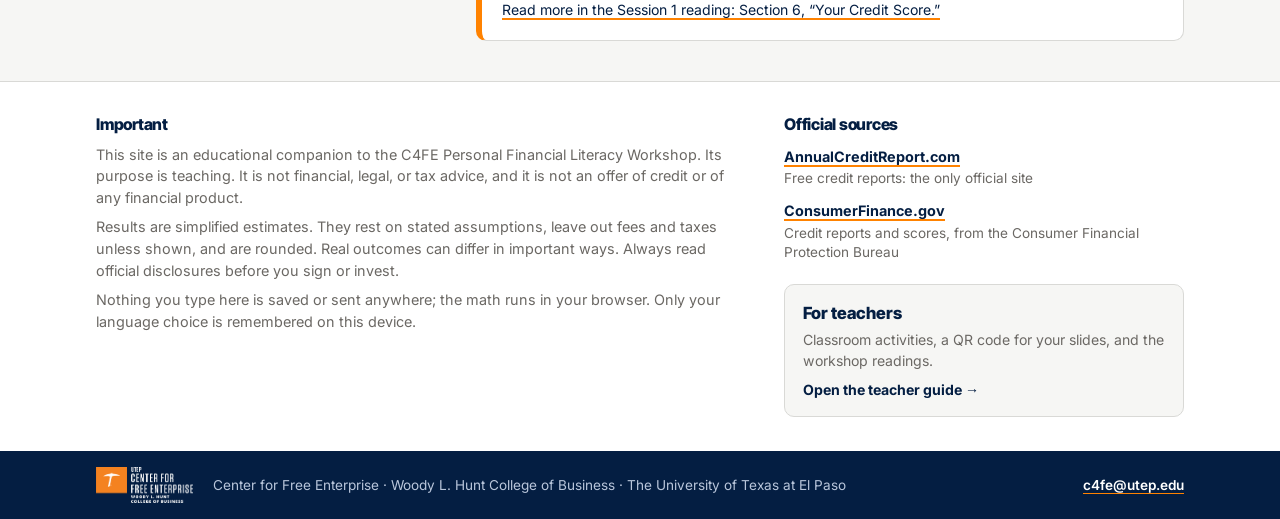
<file: score.html>
<!doctype html>
<html lang="en">
<head>
<meta charset="utf-8">
<meta name="viewport" content="width=device-width, initial-scale=1, viewport-fit=cover">
<title>Credit Score Explorer · C4FE</title>
<meta name="description" content="See how the five credit score factors are weighted and how credit utilization works. A teaching tool from UTEP's Center for Free Enterprise.">
<meta property="og:type" content="website">
<meta property="og:site_name" content="C4FE Personal Financial Literacy">
<meta property="og:title" content="Credit Score Explorer · C4FE">
<meta property="og:description" content="See how the five credit score factors are weighted and how credit utilization works. A teaching tool from UTEP's Center for Free Enterprise.">
<meta property="og:url" content="https://center-for-free-enterprise.github.io/PFL/score.html">
<meta property="og:image" content="https://center-for-free-enterprise.github.io/PFL/assets/img/social-preview.jpg">
<meta property="og:image:width" content="1280">
<meta property="og:image:height" content="640">
<meta property="og:image:alt" content="UTEP Center for Free Enterprise: Personal Financial Literacy interactive calculators, in English and Spanish">
<meta name="twitter:card" content="summary_large_image">
<link rel="preload" href="assets/fonts/inter-latin-400-normal.woff2" as="font" type="font/woff2" crossorigin>
<link rel="stylesheet" href="assets/css/site.css?v=202610132310">
<link rel="icon" href="assets/icons/favicon.svg" type="image/svg+xml">
<link rel="icon" href="assets/icons/favicon-32.png" sizes="32x32" type="image/png">
<link rel="icon" href="favicon.ico" sizes="48x48">
<link rel="apple-touch-icon" href="assets/icons/apple-touch-icon.png">
<link rel="manifest" href="site.webmanifest">
<meta name="theme-color" content="#041E42">
</head>
<body>
<header id="site-header"></header>

<main class="wrap">
  <div id="site-notice"></div>

  <div class="bench" style="margin-top:22px">
    <form class="panel" id="form" autocomplete="off">
      <h2 data-i18n="inputs_h"></h2>
      <p class="sub" data-i18n="example_note"></p>
      <div class="fields" id="fields"></div>
    </form>

    <div class="results">
      <section class="panel" aria-live="polite">
        <p class="sub" style="margin:0 0 6px" data-i18n="band_label"></p>
        <div class="big" id="band"></div>
        <p class="sub" id="band-range"></p>
        <div class="band-scale" id="band-scale" aria-hidden="true"></div>
        <p class="assume" data-i18n="band_note"></p>
      </section>

      <div class="msgs" id="msgs"></div>

      <section class="panel">
        <h3 data-i18n="fx_h"></h3>
        <p class="sub" data-i18n="fx_sub"></p>
        <div class="factors" id="factors"></div>
      </section>

      <section class="panel">
        <h3 data-i18n="util_h"></h3>
        <div class="big" style="margin-top:10px" id="util"></div>
        <p class="sub" id="util-sub"></p>
        <div class="msgs" style="margin-top:12px" id="util-tips"></div>
      </section>

      <section class="panel takeaway">
        <h3 data-i18n="take_h"></h3>
        <p data-i18n="take"></p>
        <p class="read"><a href="session-1.html#section-6-your-credit-score" data-i18n="read"></a></p>
      </section>
    </div>
  </div>
</main>

<footer id="site-footer"></footer>

<script src="assets/js/site.js?v=202610132310"></script>
<script src="assets/js/score.js?v=202610132310"></script>
<script data-goatcounter="https://c4fe.goatcounter.com/count" async src="https://gc.zgo.at/count.js"></script>
</body>
</html>
</file>
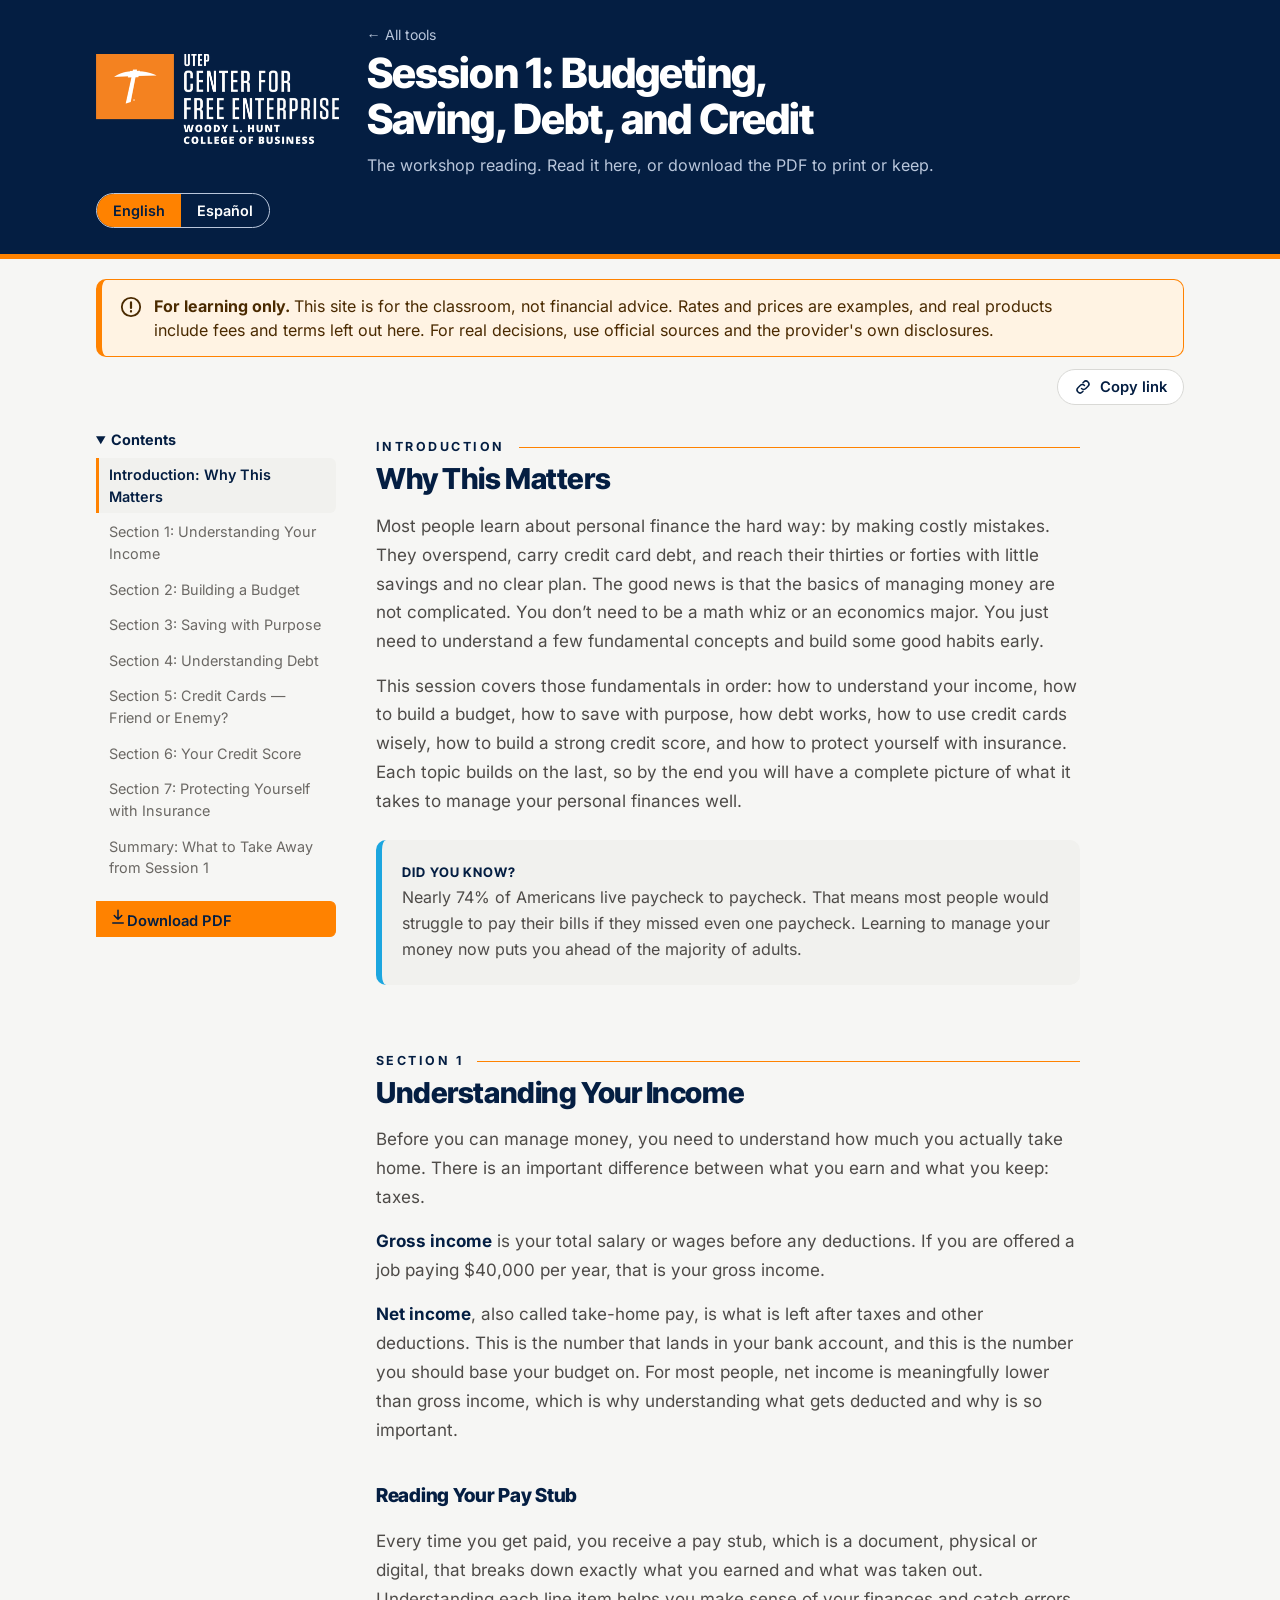
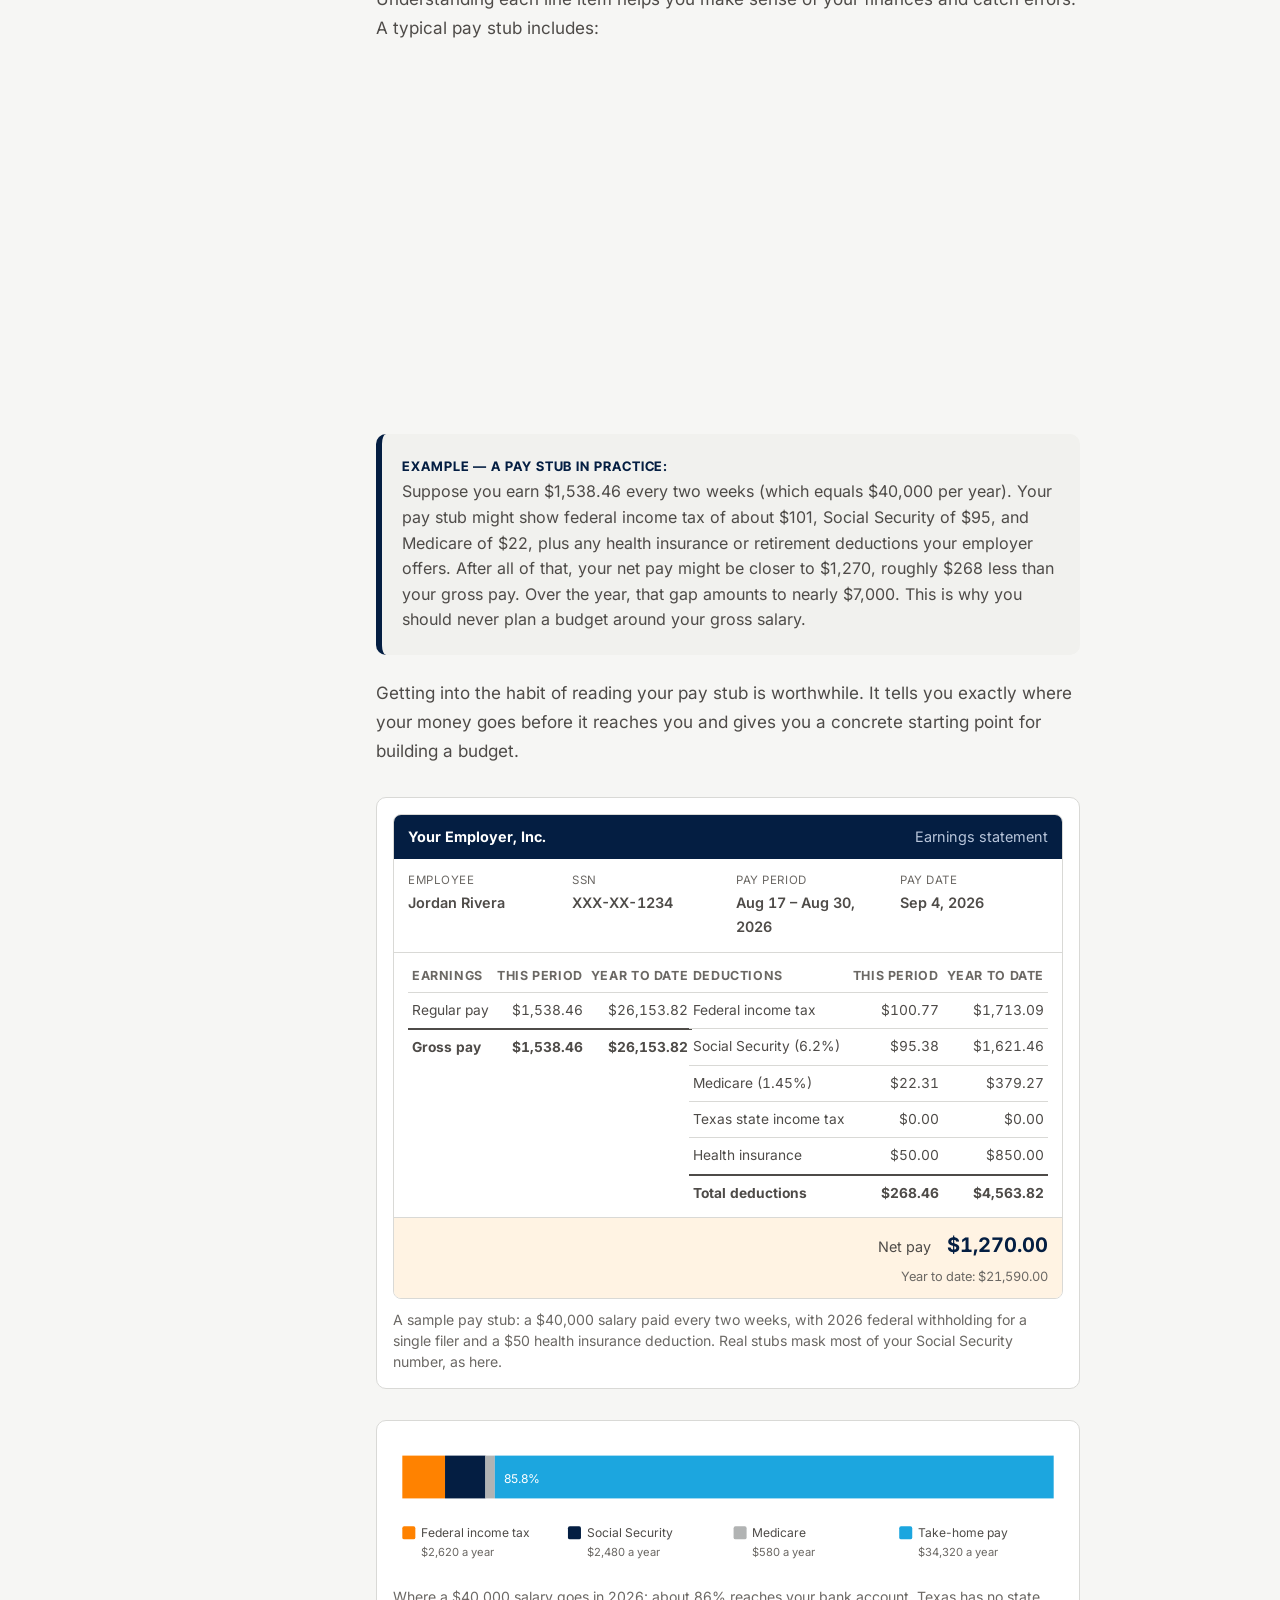
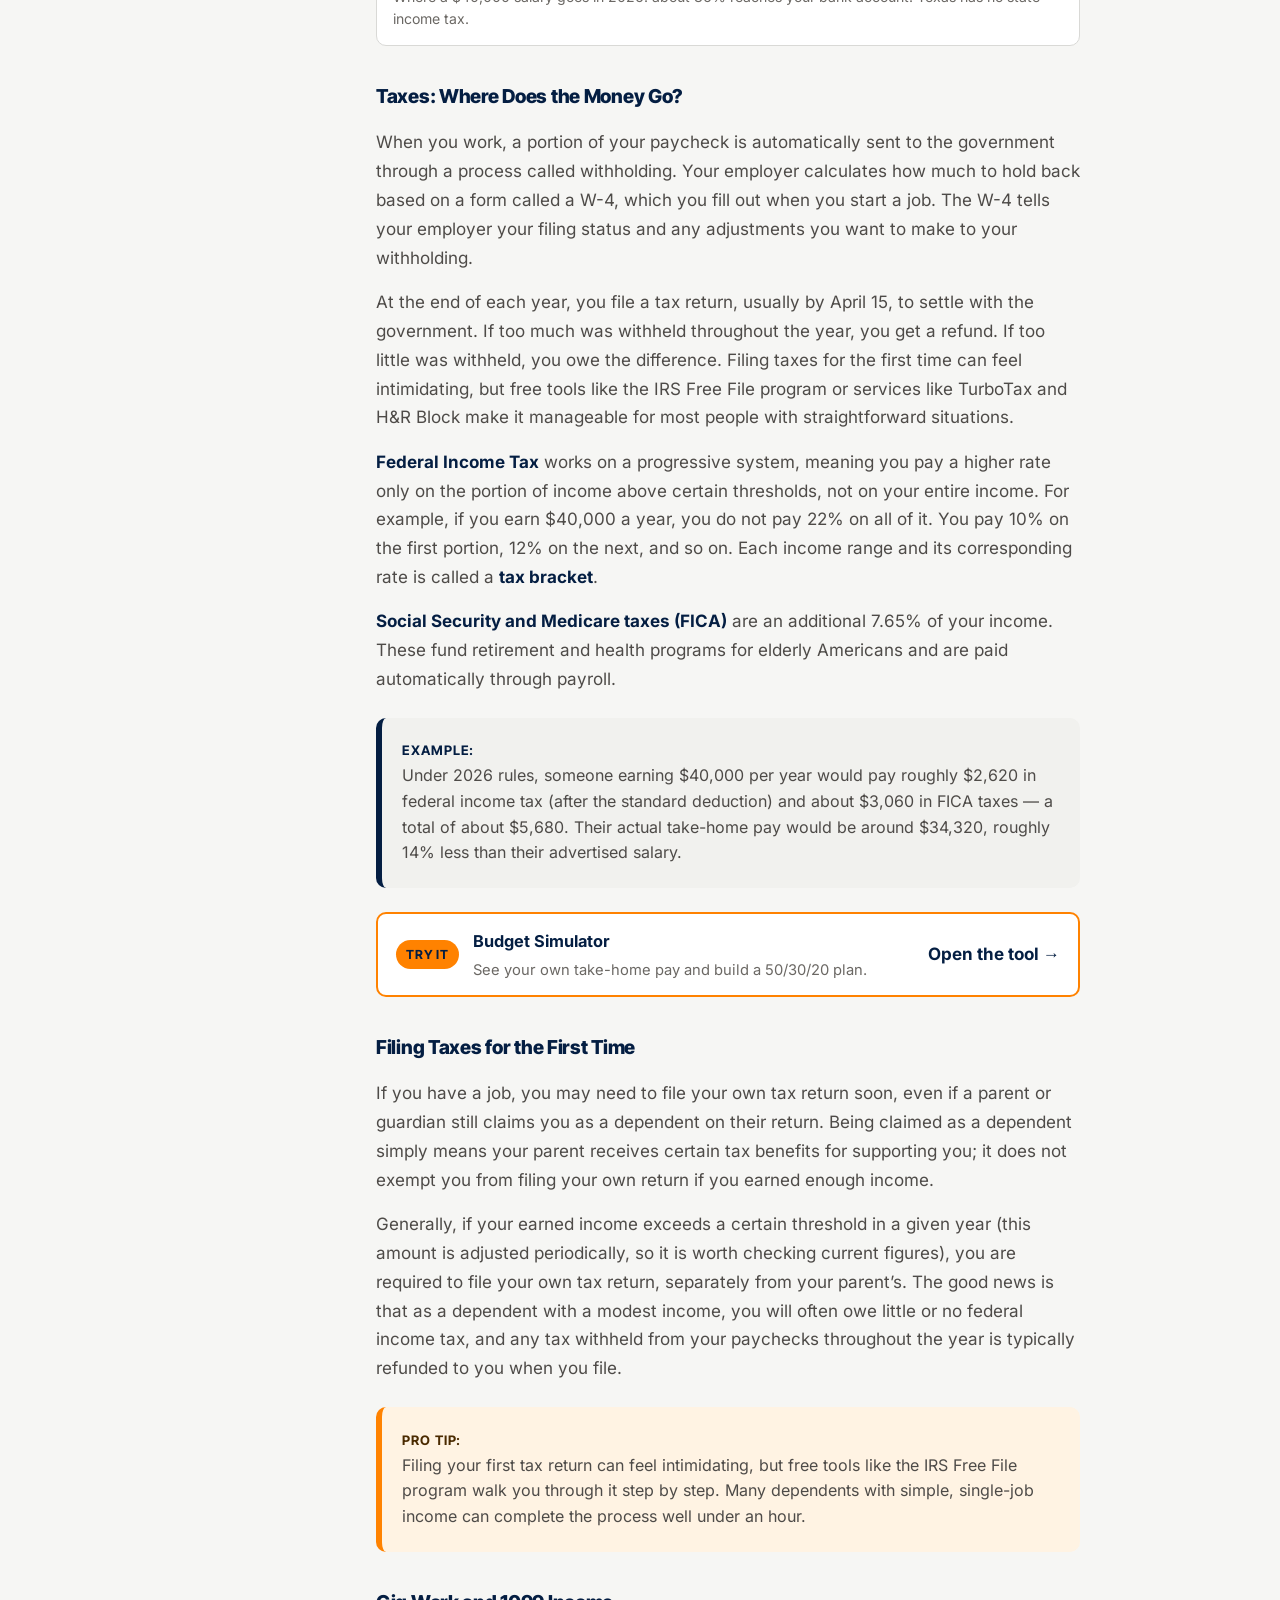
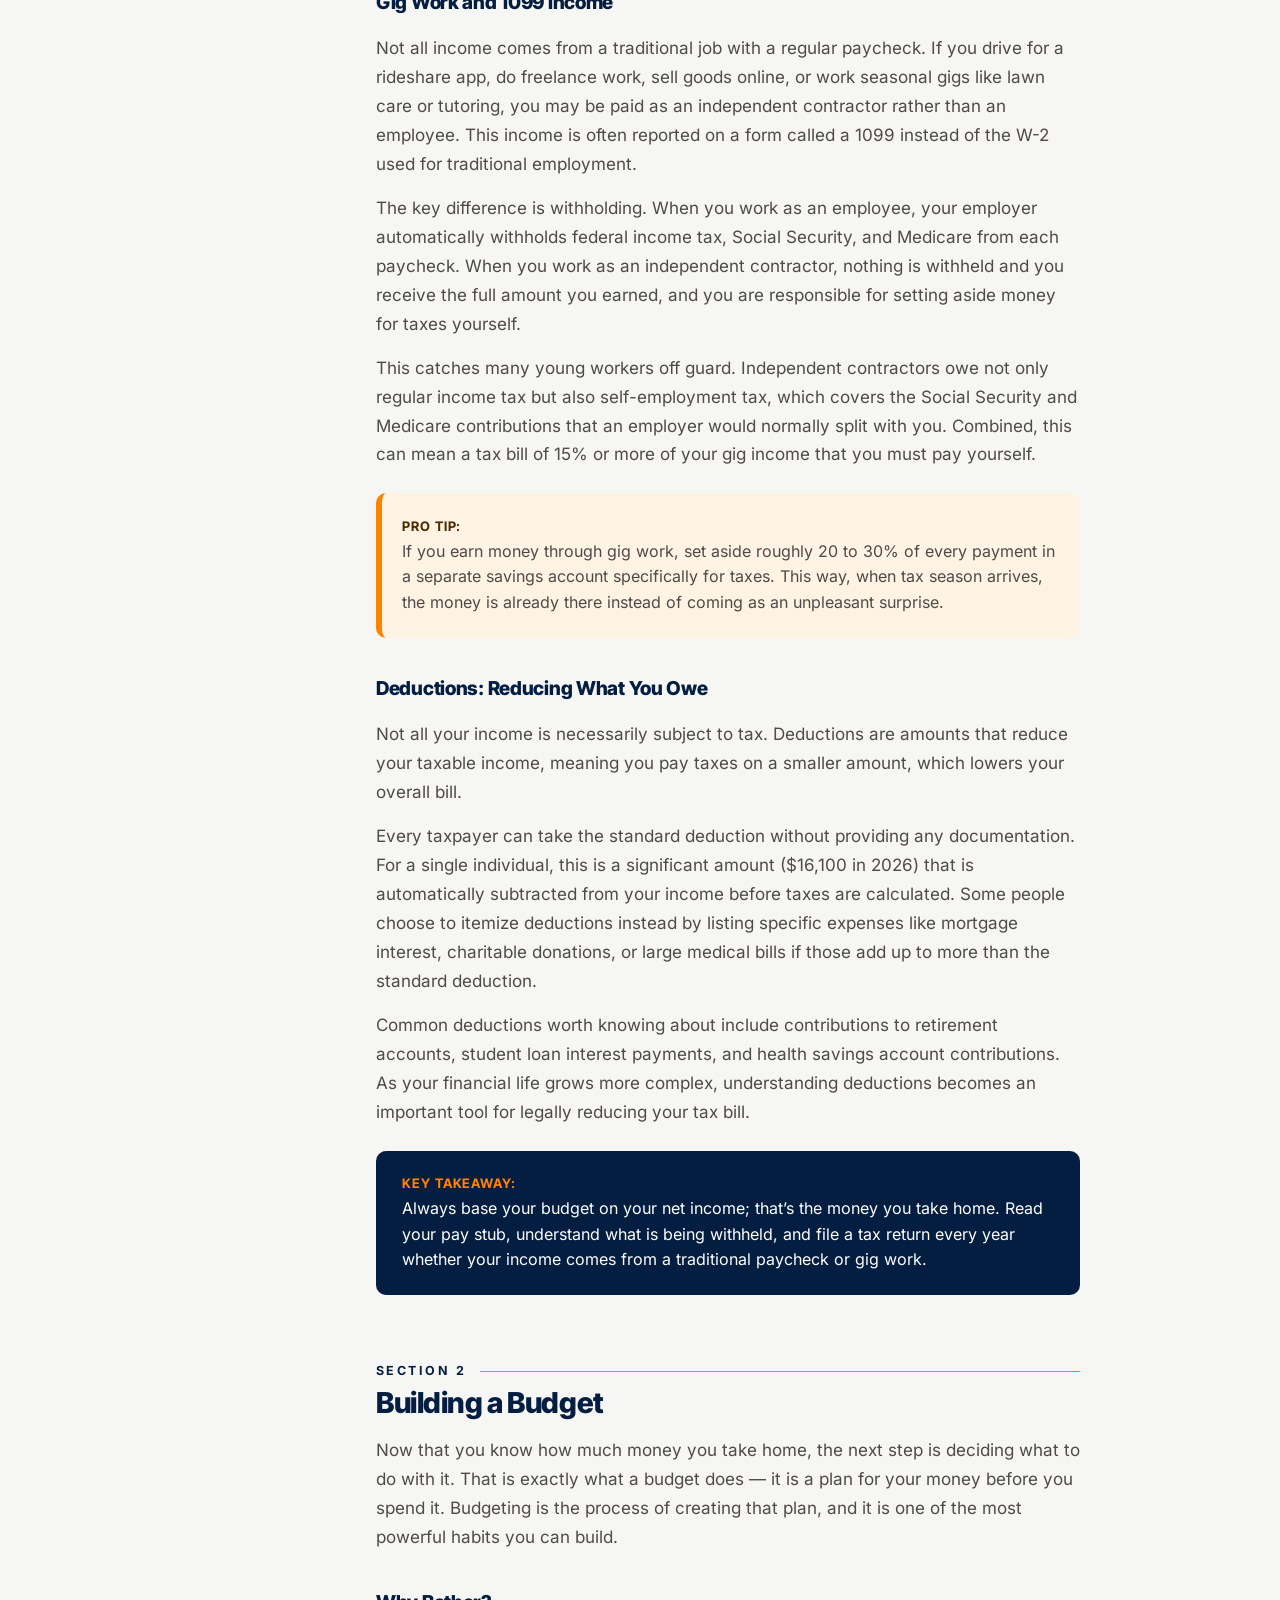
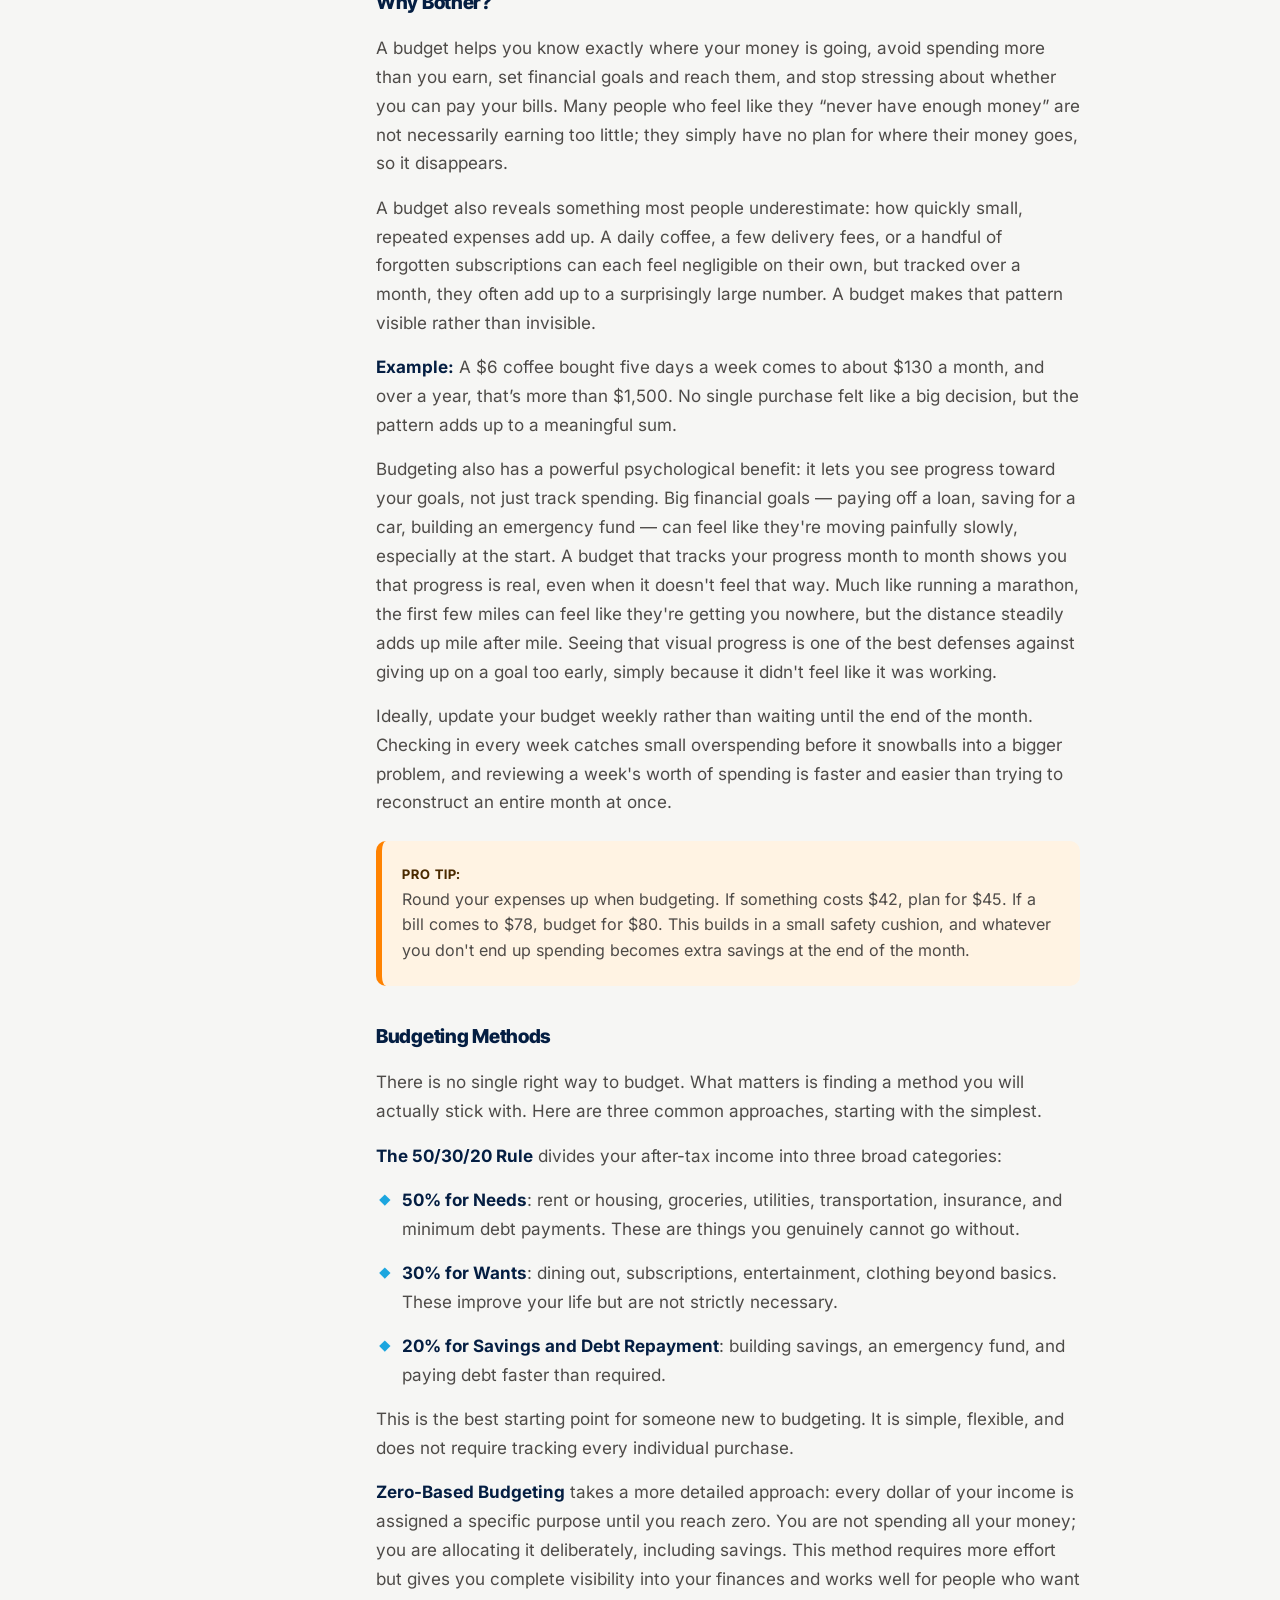
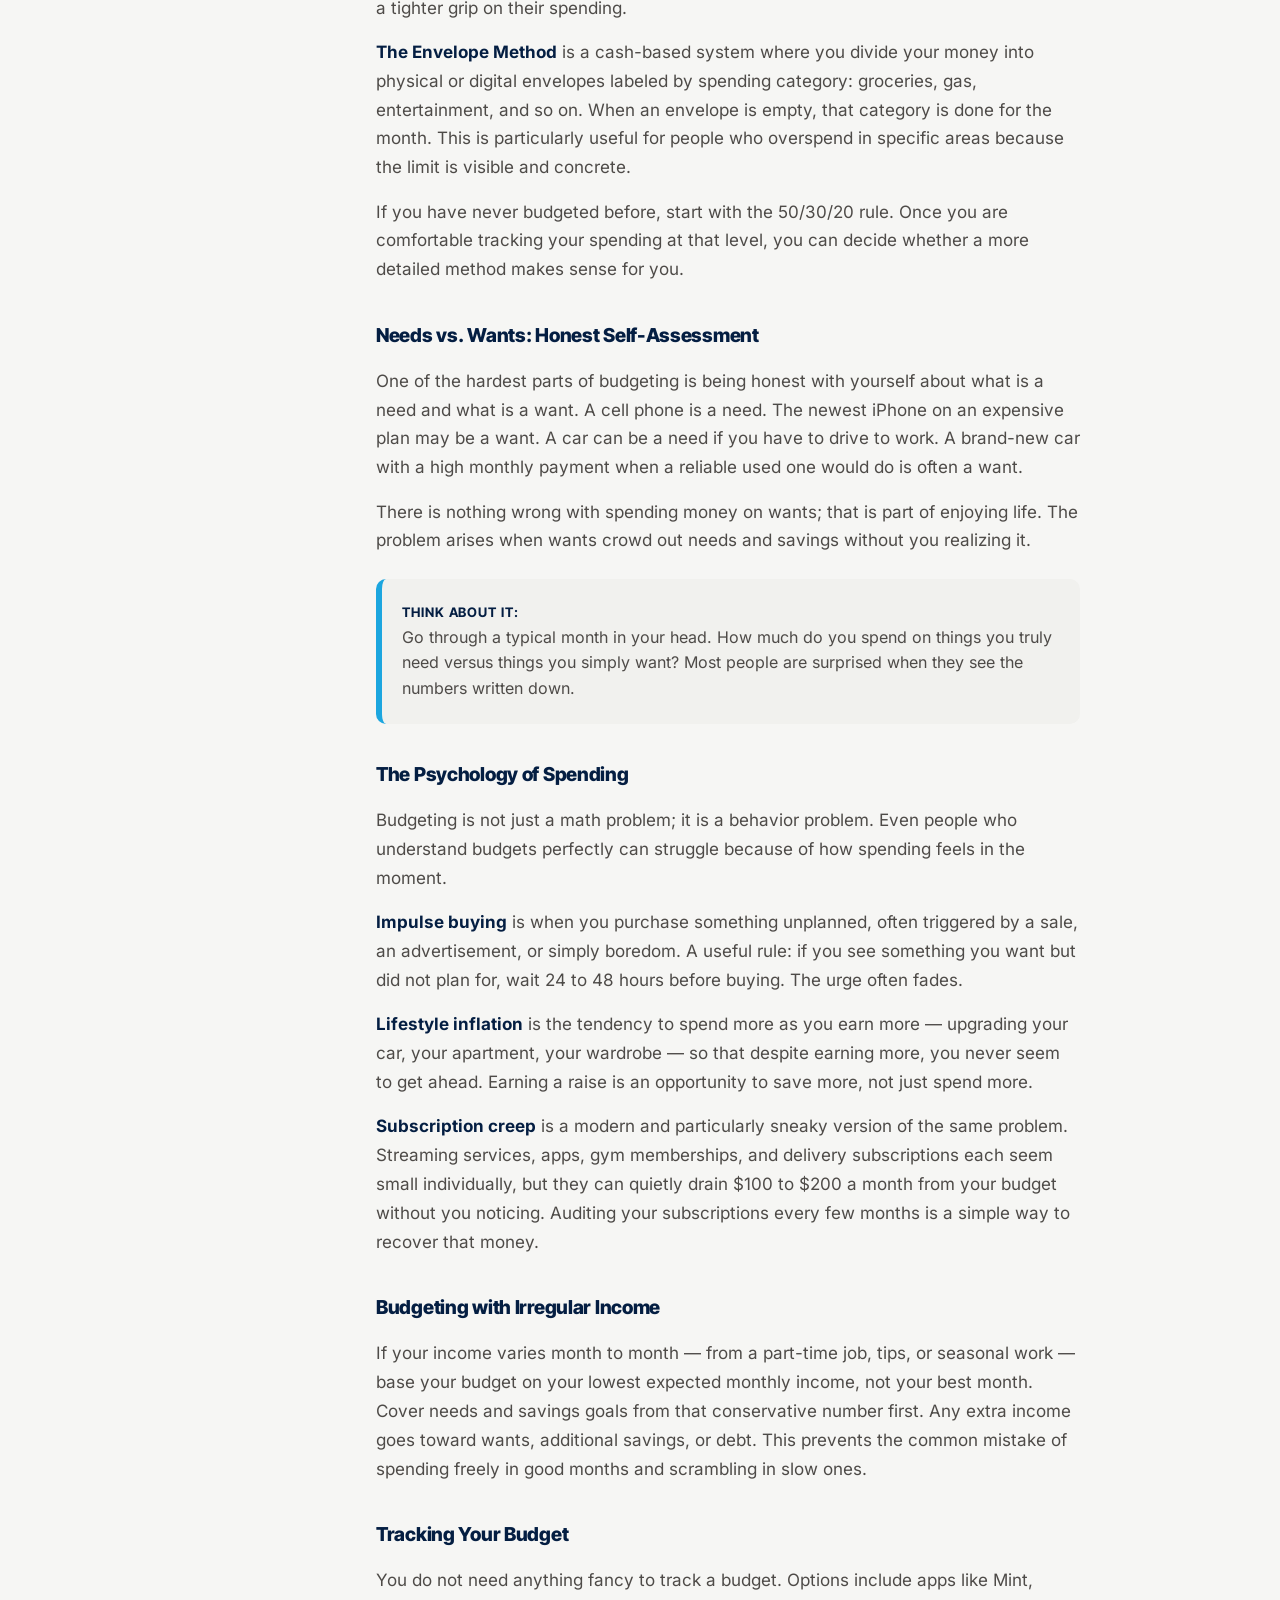
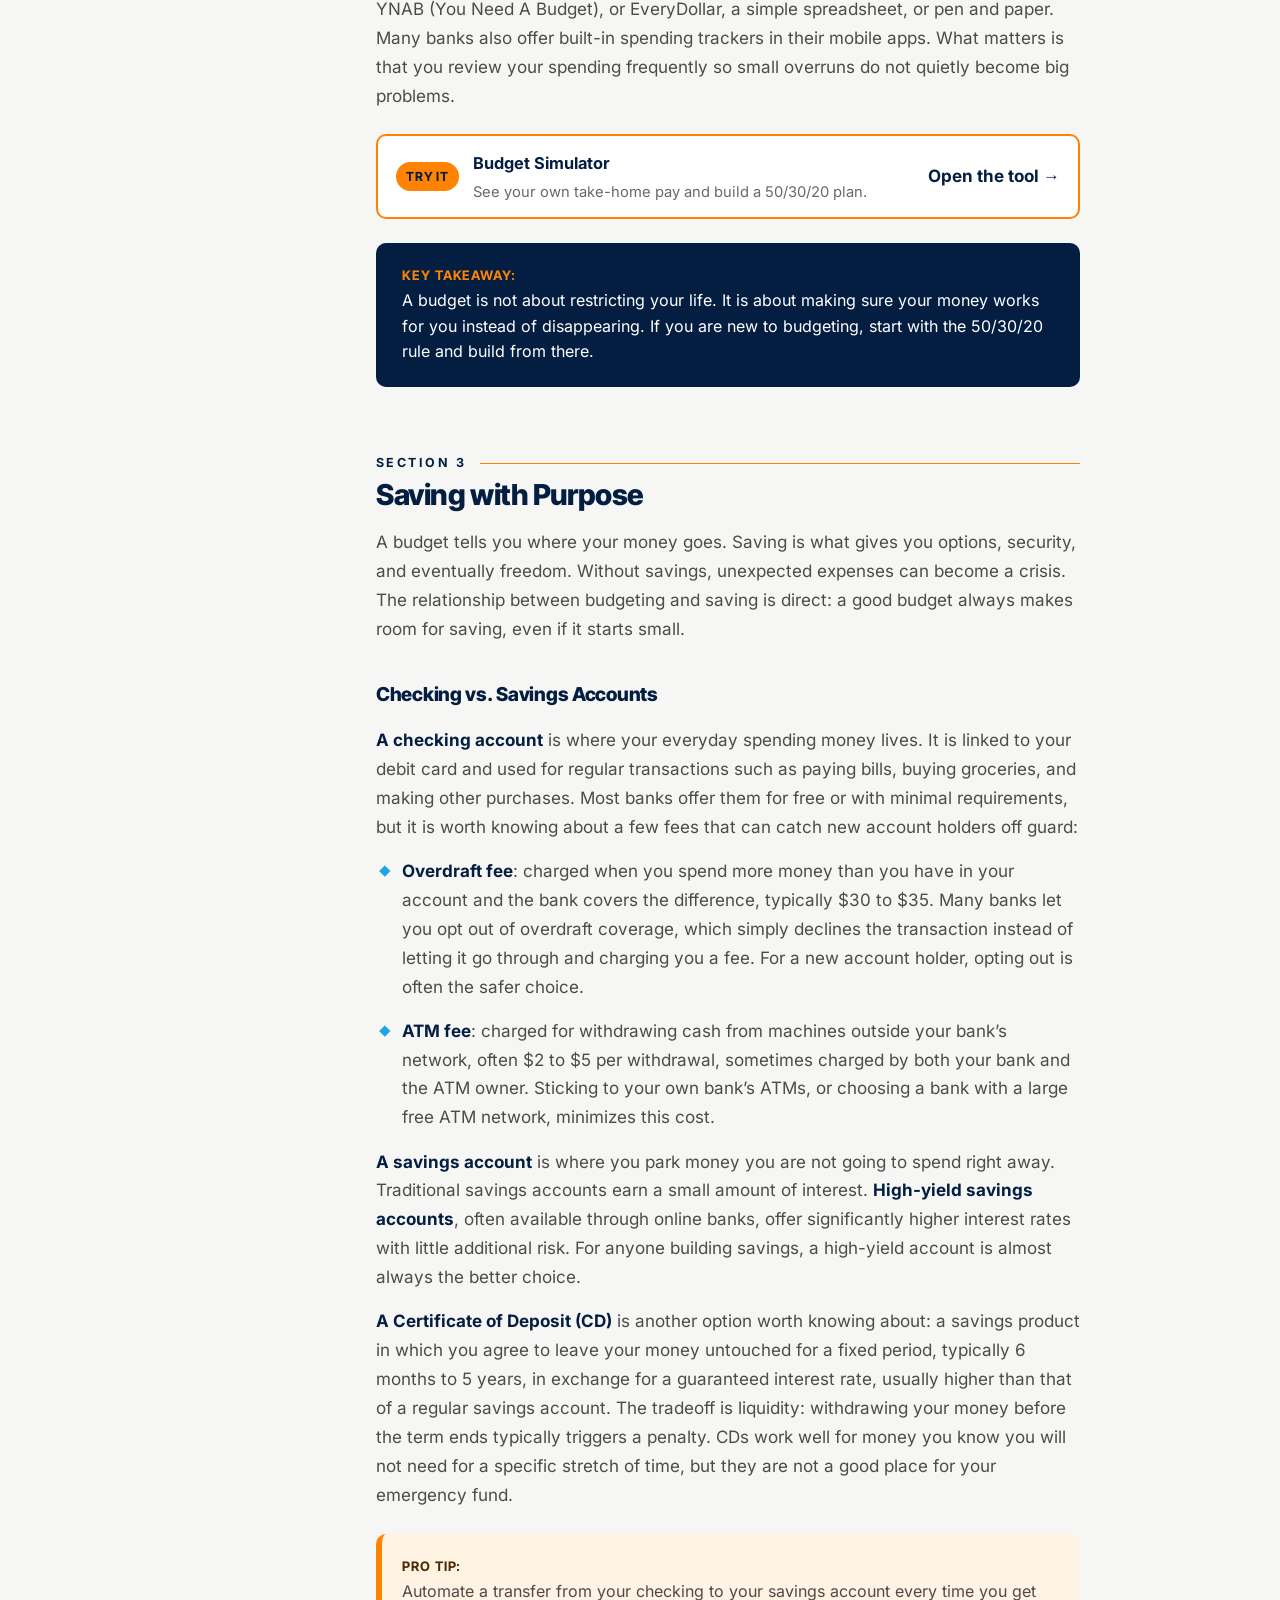
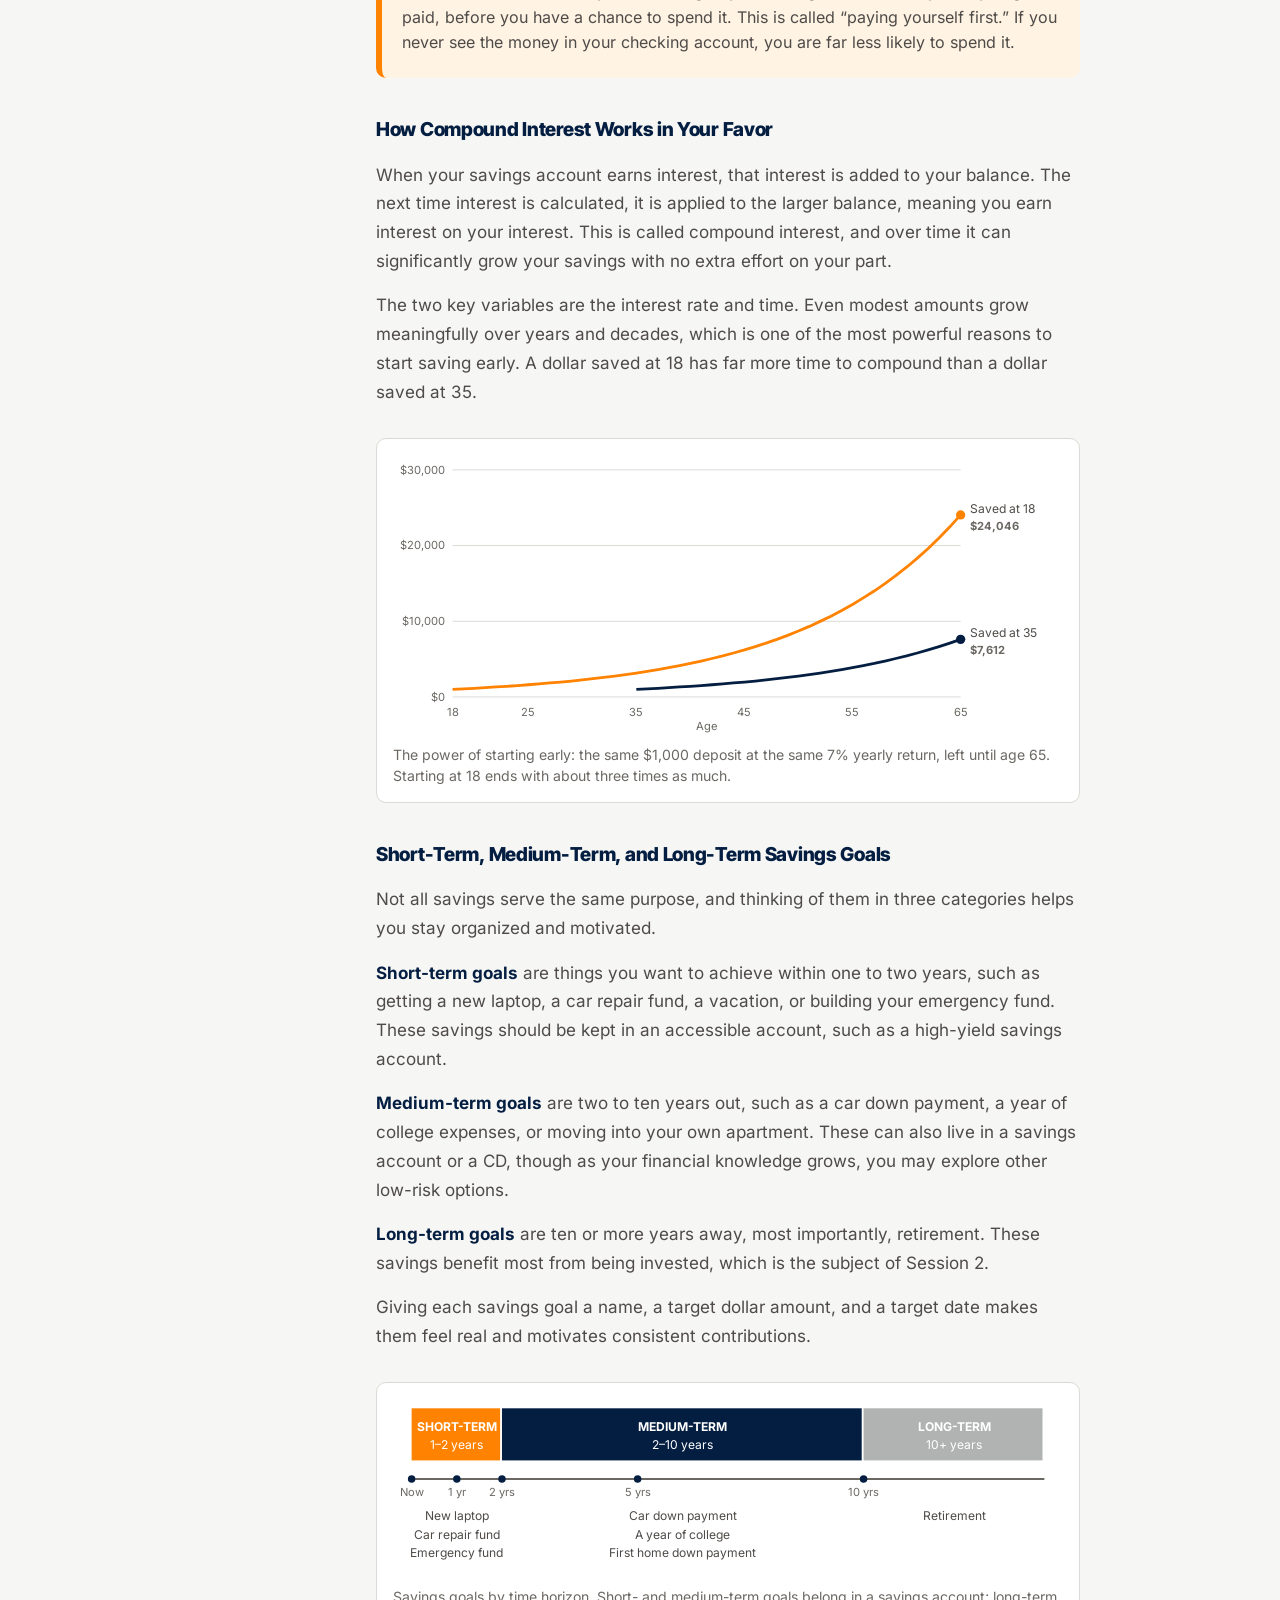
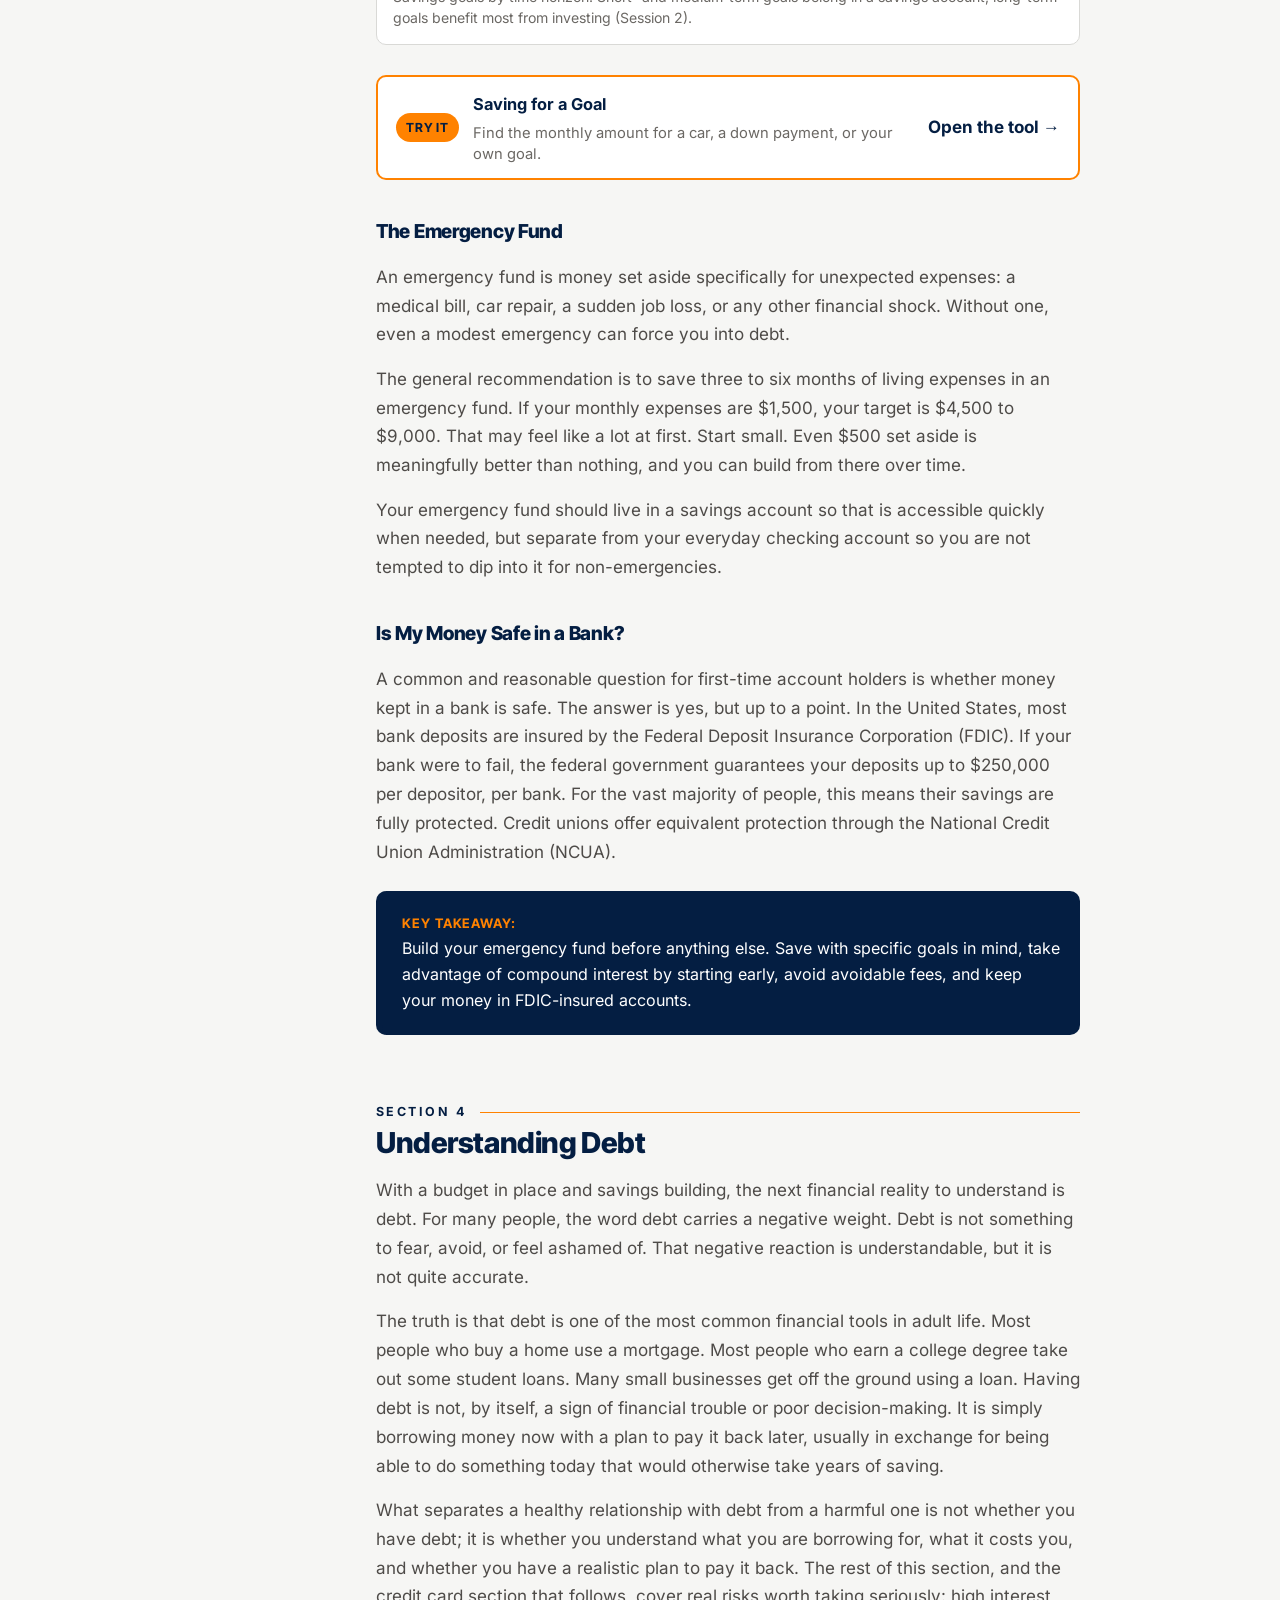
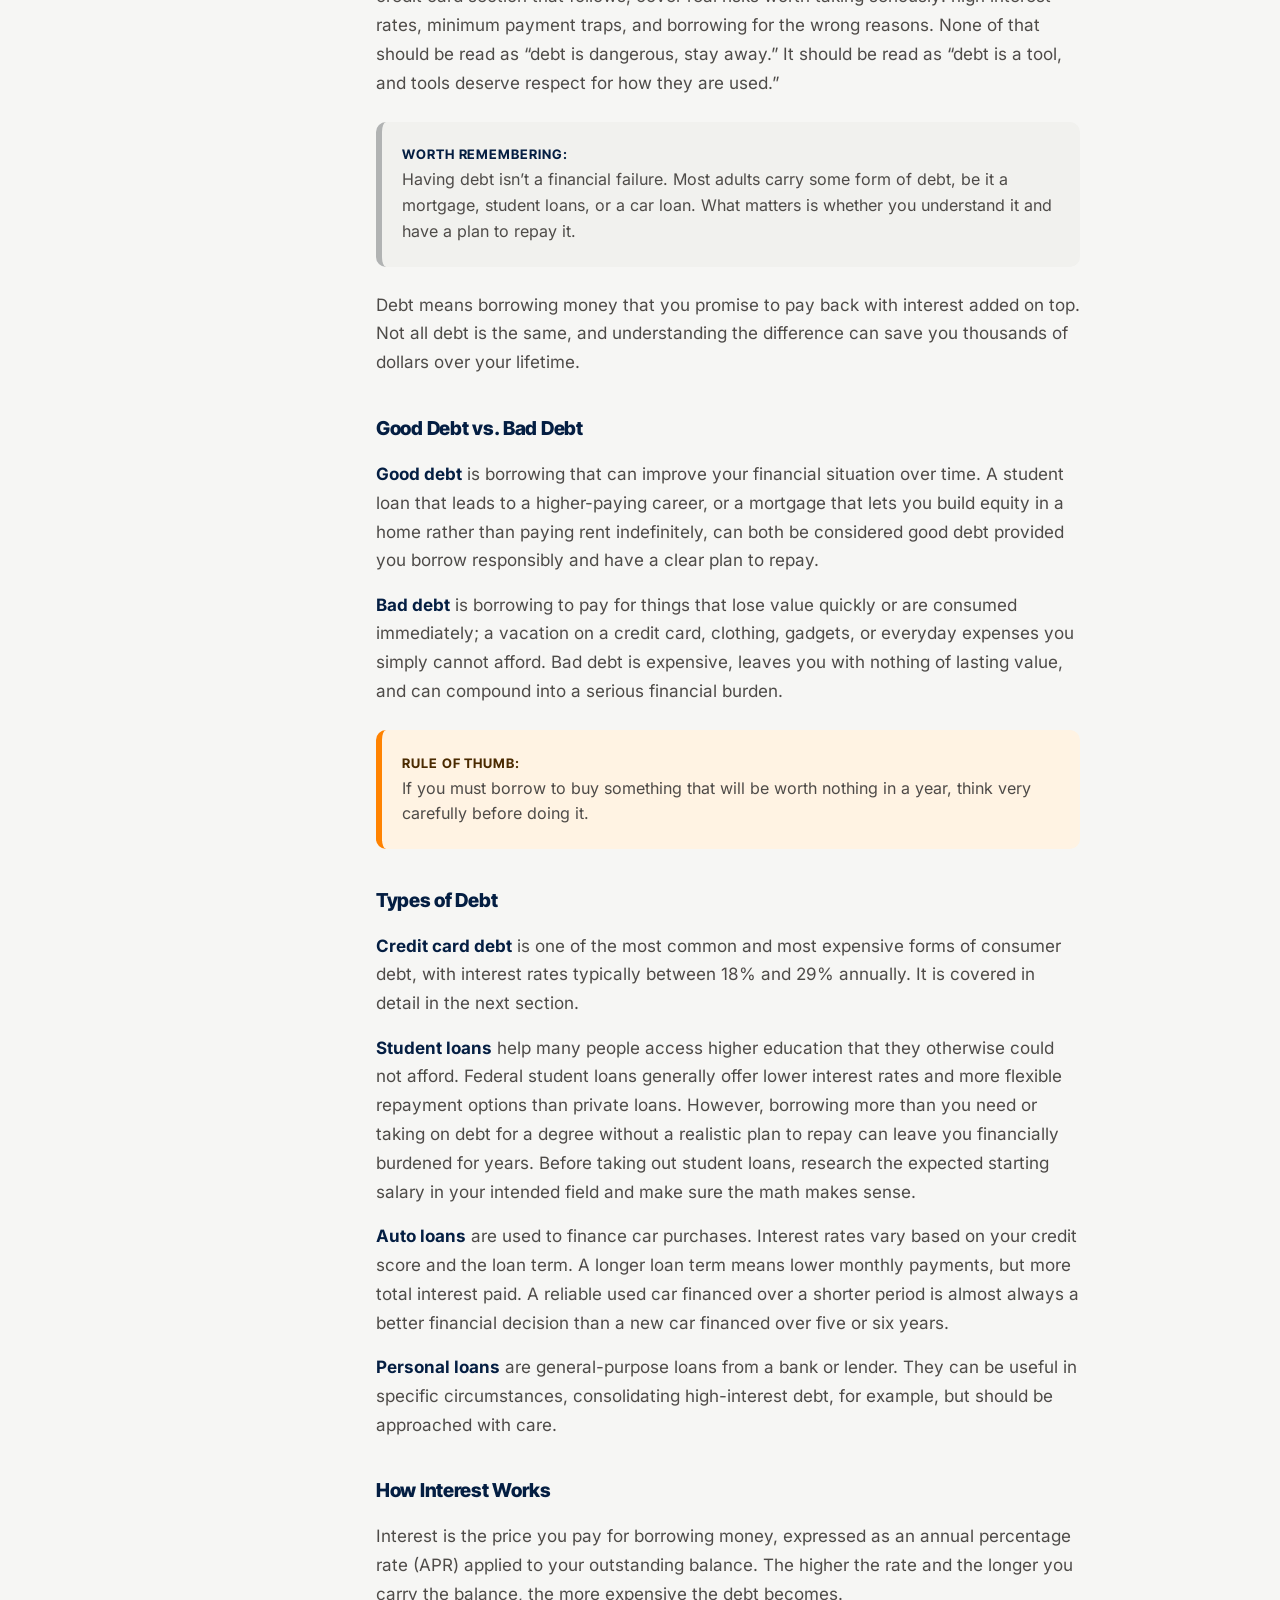
<file: session-1.html>
<!doctype html>
<html lang="en">
<head>
<meta charset="utf-8">
<meta name="viewport" content="width=device-width, initial-scale=1, viewport-fit=cover">
<title>Session 1 Reading · C4FE</title>
<meta name="description" content="The Session 1 reading of the C4FE Personal Financial Literacy Workshop: income and taxes, budgeting, saving, debt, credit cards, credit scores, and insurance.">
<meta property="og:type" content="article">
<meta property="og:site_name" content="C4FE Personal Financial Literacy">
<meta property="og:title" content="Session 1: Budgeting, Saving, Debt, and Credit">
<meta property="og:description" content="The Session 1 reading of the C4FE Personal Financial Literacy Workshop: income and taxes, budgeting, saving, debt, credit cards, credit scores, and insurance.">
<meta property="og:url" content="https://center-for-free-enterprise.github.io/PFL/session-1.html">
<meta property="og:image" content="https://center-for-free-enterprise.github.io/PFL/assets/img/social-preview.jpg">
<meta property="og:image:width" content="1280">
<meta property="og:image:height" content="640">
<meta name="twitter:card" content="summary_large_image">
<link rel="preload" href="assets/fonts/inter-latin-400-normal.woff2" as="font" type="font/woff2" crossorigin>
<link rel="stylesheet" href="assets/css/site.css?v=202610132310">
<link rel="icon" href="assets/icons/favicon.svg" type="image/svg+xml">
<link rel="icon" href="assets/icons/favicon-32.png" sizes="32x32" type="image/png">
<link rel="icon" href="favicon.ico" sizes="48x48">
<link rel="apple-touch-icon" href="assets/icons/apple-touch-icon.png">
<link rel="manifest" href="site.webmanifest">
<meta name="theme-color" content="#041E42">
</head>
<body data-reading="1">
<header id="site-header"></header>

<main class="wrap">
  <div id="site-notice"></div>
  <div class="read-layout">
    <nav class="toc" aria-label="Contents">
      <details open id="toc-details"><summary data-i18n="toc">Contents</summary>
        <ol>
          <li><a href="#introduction-why-this-matters">Introduction: Why This Matters</a></li>
          <li><a href="#section-1-understanding-your-income">Section 1: Understanding Your Income</a></li>
          <li><a href="#section-2-building-a-budget">Section 2: Building a Budget</a></li>
          <li><a href="#section-3-saving-with-purpose">Section 3: Saving with Purpose</a></li>
          <li><a href="#section-4-understanding-debt">Section 4: Understanding Debt</a></li>
          <li><a href="#section-5-credit-cards-friend-or-enemy">Section 5: Credit Cards — Friend or Enemy?</a></li>
          <li><a href="#section-6-your-credit-score">Section 6: Your Credit Score</a></li>
          <li><a href="#section-7-protecting-yourself-with-insurance">Section 7: Protecting Yourself with Insurance</a></li>
          <li><a href="#summary-what-to-take-away-from-session-1">Summary: What to Take Away from Session 1</a></li>
        </ol>
      </details>
      <div class="dl">
        <a class="btn primary" href="assets/pdf/session-1.pdf" download><svg width="18" height="18" viewBox="0 0 24 24" aria-hidden="true"><path d="M12 3v12M7 10l5 5 5-5M5 20h14" fill="none" stroke="currentColor" stroke-width="2" stroke-linecap="round" stroke-linejoin="round"/></svg><span data-i18n="dl_pdf">Download PDF</span></a>
      </div>
    </nav>
    <article class="prose" lang="en">
      <p class="en-only" data-i18n="en_only" hidden></p>
<h2 data-full="Introduction: Why This Matters" id="introduction-why-this-matters"><span class="eyebrow-rule">Introduction</span><span class="t">Why This Matters</span></h2>
<p>Most people learn about personal finance the hard way: by making costly mistakes. They overspend, carry credit card debt, and reach their thirties or forties with little savings and no clear plan. The good news is that the basics of managing money are not complicated. You don’t need to be a math whiz or an economics major. You just need to understand a few fundamental concepts and build some good habits early.</p>
<p>This session covers those fundamentals in order: how to understand your income, how to build a budget, how to save with purpose, how debt works, how to use credit cards wisely, how to build a strong credit score, and how to protect yourself with insurance. Each topic builds on the last, so by the end you will have a complete picture of what it takes to manage your personal finances well.</p>
<div class="callout fact" role="note">
<p><strong>Did you know?</strong> Nearly 74% of Americans live paycheck to paycheck. That means most people would struggle to pay their bills if they missed even one paycheck. Learning to manage your money now puts you ahead of the majority of adults.</p>
</div>
<h2 data-full="Section 1: Understanding Your Income" id="section-1-understanding-your-income"><span class="eyebrow-rule">Section 1</span><span class="t">Understanding Your Income</span></h2>
<p>Before you can manage money, you need to understand how much you actually take home. There is an important difference between what you earn and what you keep: taxes.</p>
<p><strong>Gross income</strong> is your total salary or wages before any deductions. If you are offered a job paying $40,000 per year, that is your gross income.</p>
<p><strong>Net income</strong>, also called take-home pay, is what is left after taxes and other deductions. This is the number that lands in your bank account, and this is the number you should base your budget on. For most people, net income is meaningfully lower than gross income, which is why understanding what gets deducted and why is so important.</p>
<h3 id="reading-your-pay-stub">Reading Your Pay Stub</h3>
<p>Every time you get paid, you receive a pay stub, which is a document, physical or digital, that breaks down exactly what you earned and what was taken out. Understanding each line item helps you make sense of your finances and catch errors. A typical pay stub includes:</p>
<ul>
<li><p><strong>Gross pay</strong>: your total earnings for the pay period before any deductions.</p></li>
<li><p><strong>Federal income tax withheld</strong>: the portion sent to the IRS on your behalf.</p></li>
<li><p><strong>State income tax withheld</strong>: if applicable (note: some states, like Texas, do not have a state income tax).</p></li>
<li><p><strong>Social Security tax</strong>: 6.2% of your gross pay, up to an annual income limit.</p></li>
<li><p><strong>Medicare tax</strong>: 1.45% of your gross pay.</p></li>
<li><p><strong>Other deductions</strong>: health insurance premiums, retirement contributions, or other benefits your employer offers.</p></li>
<li><p><strong>Net pay</strong>: your actual take-home amount after all deductions.</p></li>
</ul>
<div class="callout example" role="note">
<p><strong>Example — A Pay Stub in Practice:</strong> Suppose you earn $1,538.46 every two weeks (which equals $40,000 per year). Your pay stub might show federal income tax of about $101, Social Security of $95, and Medicare of $22, plus any health insurance or retirement deductions your employer offers. After all of that, your net pay might be closer to $1,270, roughly $268 less than your gross pay. Over the year, that gap amounts to nearly $7,000. This is why you should never plan a budget around your gross salary.</p>
</div>
<p>Getting into the habit of reading your pay stub is worthwhile. It tells you exactly where your money goes before it reaches you and gives you a concrete starting point for building a budget.</p>
<figure class="fig fig-paystub"><div aria-label="Sample pay stub" class="stub-doc" role="group">
<div class="stub-top"><b>Your Employer, Inc.</b><span>Earnings statement</span></div>
<dl class="stub-meta">
<div><dt>Employee</dt><dd>Jordan Rivera</dd></div><div><dt>SSN</dt><dd>XXX-XX-1234</dd></div>
<div><dt>Pay period</dt><dd>Aug 17 – Aug 30, 2026</dd></div><div><dt>Pay date</dt><dd>Sep 4, 2026</dd></div>
</dl>
<div class="stub-tables">
<table><thead><tr><th>Earnings</th><th>This period</th><th>Year to date</th></tr></thead>
<tbody><tr><td>Regular pay</td><td>$1,538.46</td><td>$26,153.82</td></tr></tbody>
<tfoot><tr><td>Gross pay</td><td>$1,538.46</td><td>$26,153.82</td></tr></tfoot></table>
<table><thead><tr><th>Deductions</th><th>This period</th><th>Year to date</th></tr></thead>
<tbody><tr><td>Federal income tax</td><td>$100.77</td><td>$1,713.09</td></tr><tr><td>Social Security (6.2%)</td><td>$95.38</td><td>$1,621.46</td></tr><tr><td>Medicare (1.45%)</td><td>$22.31</td><td>$379.27</td></tr><tr><td>Texas state income tax</td><td>$0.00</td><td>$0.00</td></tr><tr><td>Health insurance</td><td>$50.00</td><td>$850.00</td></tr></tbody>
<tfoot><tr><td>Total deductions</td><td>$268.46</td><td>$4,563.82</td></tr></tfoot></table>
</div>
<div class="stub-net"><span>Net pay</span><b>$1,270.00</b><span class="ytd">Year to date: $21,590.00</span></div>
</div><figcaption>A sample pay stub: a $40,000 salary paid every two weeks, with 2026 federal withholding for a single filer and a $50 health insurance deduction. Real stubs mask most of your Social Security number, as here.</figcaption></figure>
<figure class="fig fig-takehome"><svg aria-label="Where a $40,000 salary goes" class="fig-svg" role="img" viewbox="0 0 720 150" xmlns="http://www.w3.org/2000/svg"><rect class="c-orange" height="46" width="45.9" x="10.0" y="20"></rect><rect class="c-navy" height="46" width="43.4" x="55.9" y="20"></rect><rect class="c-cool" height="46" width="10.2" x="99.2" y="20"></rect><rect class="c-sky" height="46" width="600.6" x="109.4" y="20"></rect><text class="on-fill" x="119.4" y="49">85.8%</text><rect class="c-orange" height="14" rx="2" width="14" x="10" y="96"></rect><text class="lab" x="30" y="108">Federal income tax</text><text class="val" x="30" y="128">$2,620 a year</text><rect class="c-navy" height="14" rx="2" width="14" x="188" y="96"></rect><text class="lab" x="208" y="108">Social Security</text><text class="val" x="208" y="128">$2,480 a year</text><rect class="c-cool" height="14" rx="2" width="14" x="366" y="96"></rect><text class="lab" x="386" y="108">Medicare</text><text class="val" x="386" y="128">$580 a year</text><rect class="c-sky" height="14" rx="2" width="14" x="544" y="96"></rect><text class="lab" x="564" y="108">Take-home pay</text><text class="val" x="564" y="128">$34,320 a year</text></svg><figcaption>Where a $40,000 salary goes in 2026: about 86% reaches your bank account. Texas has no state income tax.</figcaption></figure>
<h3 id="taxes-where-does-the-money-go">Taxes: Where Does the Money Go?</h3>
<p>When you work, a portion of your paycheck is automatically sent to the government through a process called withholding. Your employer calculates how much to hold back based on a form called a W-4, which you fill out when you start a job. The W-4 tells your employer your filing status and any adjustments you want to make to your withholding.</p>
<p>At the end of each year, you file a tax return, usually by April 15, to settle with the government. If too much was withheld throughout the year, you get a refund. If too little was withheld, you owe the difference. Filing taxes for the first time can feel intimidating, but free tools like the IRS Free File program or services like TurboTax and H&amp;R Block make it manageable for most people with straightforward situations.</p>
<p><strong>Federal Income Tax</strong> works on a progressive system, meaning you pay a higher rate only on the portion of income above certain thresholds, not on your entire income. For example, if you earn $40,000 a year, you do not pay 22% on all of it. You pay 10% on the first portion, 12% on the next, and so on. Each income range and its corresponding rate is called a <strong>tax bracket</strong>.</p>
<p><strong>Social Security and Medicare taxes (FICA)</strong> are an additional 7.65% of your income. These fund retirement and health programs for elderly Americans and are paid automatically through payroll.</p>
<div class="callout example" role="note">
<p><strong>Example:</strong> Under 2026 rules, someone earning $40,000 per year would pay roughly $2,620 in federal income tax (after the standard deduction) and about $3,060 in FICA taxes — a total of about $5,680. Their actual take-home pay would be around $34,320, roughly 14% less than their advertised salary.</p>
</div>
<a class="tryit" href="budget.html"><span class="k">Try it</span><b>Budget Simulator</b><span class="d">See your own take-home pay and build a 50/30/20 plan.</span><span class="go">Open the tool →</span><span class="url">center-for-free-enterprise.github.io/PFL/budget.html</span></a>
<h3 id="filing-taxes-for-the-first-time">Filing Taxes for the First Time</h3>
<p>If you have a job, you may need to file your own tax return soon, even if a parent or guardian still claims you as a dependent on their return. Being claimed as a dependent simply means your parent receives certain tax benefits for supporting you; it does not exempt you from filing your own return if you earned enough income.</p>
<p>Generally, if your earned income exceeds a certain threshold in a given year (this amount is adjusted periodically, so it is worth checking current figures), you are required to file your own tax return, separately from your parent’s. The good news is that as a dependent with a modest income, you will often owe little or no federal income tax, and any tax withheld from your paychecks throughout the year is typically refunded to you when you file.</p>
<div class="callout tip" role="note">
<p><strong>Pro Tip:</strong> Filing your first tax return can feel intimidating, but free tools like the IRS Free File program walk you through it step by step. Many dependents with simple, single-job income can complete the process well under an hour.</p>
</div>
<h3 id="gig-work-and-1099-income">Gig Work and 1099 Income</h3>
<p>Not all income comes from a traditional job with a regular paycheck. If you drive for a rideshare app, do freelance work, sell goods online, or work seasonal gigs like lawn care or tutoring, you may be paid as an independent contractor rather than an employee. This income is often reported on a form called a 1099 instead of the W-2 used for traditional employment.</p>
<p>The key difference is withholding. When you work as an employee, your employer automatically withholds federal income tax, Social Security, and Medicare from each paycheck. When you work as an independent contractor, nothing is withheld and you receive the full amount you earned, and you are responsible for setting aside money for taxes yourself.</p>
<p>This catches many young workers off guard. Independent contractors owe not only regular income tax but also self-employment tax, which covers the Social Security and Medicare contributions that an employer would normally split with you. Combined, this can mean a tax bill of 15% or more of your gig income that you must pay yourself.</p>
<div class="callout tip" role="note">
<p><strong>Pro Tip:</strong> If you earn money through gig work, set aside roughly 20 to 30% of every payment in a separate savings account specifically for taxes. This way, when tax season arrives, the money is already there instead of coming as an unpleasant surprise.</p>
</div>
<h3 id="deductions-reducing-what-you-owe">Deductions: Reducing What You Owe</h3>
<p>Not all your income is necessarily subject to tax. Deductions are amounts that reduce your taxable income, meaning you pay taxes on a smaller amount, which lowers your overall bill.</p>
<p>Every taxpayer can take the standard deduction without providing any documentation. For a single individual, this is a significant amount ($16,100 in 2026) that is automatically subtracted from your income before taxes are calculated. Some people choose to itemize deductions instead by listing specific expenses like mortgage interest, charitable donations, or large medical bills if those add up to more than the standard deduction.</p>
<p>Common deductions worth knowing about include contributions to retirement accounts, student loan interest payments, and health savings account contributions. As your financial life grows more complex, understanding deductions becomes an important tool for legally reducing your tax bill.</p>
<div class="callout takeaway" role="note">
<p><strong>Key Takeaway:</strong> Always base your budget on your net income; that’s the money you take home. Read your pay stub, understand what is being withheld, and file a tax return every year whether your income comes from a traditional paycheck or gig work.</p>
</div>
<h2 data-full="Section 2: Building a Budget" id="section-2-building-a-budget"><span class="eyebrow-rule">Section 2</span><span class="t">Building a Budget</span></h2>
<p>Now that you know how much money you take home, the next step is deciding what to do with it. That is exactly what a budget does — it is a plan for your money before you spend it. Budgeting is the process of creating that plan, and it is one of the most powerful habits you can build.</p>
<h3 id="why-bother">Why Bother?</h3>
<p>A budget helps you know exactly where your money is going, avoid spending more than you earn, set financial goals and reach them, and stop stressing about whether you can pay your bills. Many people who feel like they “never have enough money” are not necessarily earning too little; they simply have no plan for where their money goes, so it disappears.</p>
<p>A budget also reveals something most people underestimate: how quickly small, repeated expenses add up. A daily coffee, a few delivery fees, or a handful of forgotten subscriptions can each feel negligible on their own, but tracked over a month, they often add up to a surprisingly large number. A budget makes that pattern visible rather than invisible.</p>
<p><strong>Example:</strong> A $6 coffee bought five days a week comes to about $130 a month, and over a year, that’s more than $1,500. No single purchase felt like a big decision, but the pattern adds up to a meaningful sum.</p>
<p>Budgeting also has a powerful psychological benefit: it lets you see progress toward your goals, not just track spending. Big financial goals — paying off a loan, saving for a car, building an emergency fund — can feel like they're moving painfully slowly, especially at the start. A budget that tracks your progress month to month shows you that progress is real, even when it doesn't feel that way. Much like running a marathon, the first few miles can feel like they're getting you nowhere, but the distance steadily adds up mile after mile. Seeing that visual progress is one of the best defenses against giving up on a goal too early, simply because it didn't feel like it was working.</p>
<p>Ideally, update your budget weekly rather than waiting until the end of the month. Checking in every week catches small overspending before it snowballs into a bigger problem, and reviewing a week's worth of spending is faster and easier than trying to reconstruct an entire month at once.</p>
<div class="callout tip" role="note">
<p><strong>Pro Tip:</strong> Round your expenses up when budgeting. If something costs $42, plan for $45. If a bill comes to $78, budget for $80. This builds in a small safety cushion, and whatever you don't end up spending becomes extra savings at the end of the month.</p>
</div>
<h3 id="budgeting-methods">Budgeting Methods</h3>
<p>There is no single right way to budget. What matters is finding a method you will actually stick with. Here are three common approaches, starting with the simplest.</p>
<p><strong>The 50/30/20 Rule</strong> divides your after-tax income into three broad categories:</p>
<ul>
<li><p><strong>50% for Needs</strong>: rent or housing, groceries, utilities, transportation, insurance, and minimum debt payments. These are things you genuinely cannot go without.</p></li>
<li><p><strong>30% for Wants</strong>: dining out, subscriptions, entertainment, clothing beyond basics. These improve your life but are not strictly necessary.</p></li>
<li><p><strong>20% for Savings and Debt Repayment</strong>: building savings, an emergency fund, and paying debt faster than required.</p></li>
</ul>
<p>This is the best starting point for someone new to budgeting. It is simple, flexible, and does not require tracking every individual purchase.</p>
<p><strong>Zero-Based Budgeting</strong> takes a more detailed approach: every dollar of your income is assigned a specific purpose until you reach zero. You are not spending all your money; you are allocating it deliberately, including savings. This method requires more effort but gives you complete visibility into your finances and works well for people who want a tighter grip on their spending.</p>
<p><strong>The Envelope Method</strong> is a cash-based system where you divide your money into physical or digital envelopes labeled by spending category: groceries, gas, entertainment, and so on. When an envelope is empty, that category is done for the month. This is particularly useful for people who overspend in specific areas because the limit is visible and concrete.</p>
<p>If you have never budgeted before, start with the 50/30/20 rule. Once you are comfortable tracking your spending at that level, you can decide whether a more detailed method makes sense for you.</p>
<h3 id="needs-vs.-wants-honest-self-assessment">Needs vs. Wants: Honest Self-Assessment</h3>
<p>One of the hardest parts of budgeting is being honest with yourself about what is a need and what is a want. A cell phone is a need. The newest iPhone on an expensive plan may be a want. A car can be a need if you have to drive to work. A brand-new car with a high monthly payment when a reliable used one would do is often a want.</p>
<p>There is nothing wrong with spending money on wants; that is part of enjoying life. The problem arises when wants crowd out needs and savings without you realizing it.</p>
<div class="callout think" role="note">
<p><strong>Think About It:</strong> Go through a typical month in your head. How much do you spend on things you truly need versus things you simply want? Most people are surprised when they see the numbers written down.</p>
</div>
<h3 id="the-psychology-of-spending">The Psychology of Spending</h3>
<p>Budgeting is not just a math problem; it is a behavior problem. Even people who understand budgets perfectly can struggle because of how spending feels in the moment.</p>
<p><strong>Impulse buying</strong> is when you purchase something unplanned, often triggered by a sale, an advertisement, or simply boredom. A useful rule: if you see something you want but did not plan for, wait 24 to 48 hours before buying. The urge often fades.</p>
<p><strong>Lifestyle inflation</strong> is the tendency to spend more as you earn more — upgrading your car, your apartment, your wardrobe — so that despite earning more, you never seem to get ahead. Earning a raise is an opportunity to save more, not just spend more.</p>
<p><strong>Subscription creep</strong> is a modern and particularly sneaky version of the same problem. Streaming services, apps, gym memberships, and delivery subscriptions each seem small individually, but they can quietly drain $100 to $200 a month from your budget without you noticing. Auditing your subscriptions every few months is a simple way to recover that money.</p>
<h3 id="budgeting-with-irregular-income">Budgeting with Irregular Income</h3>
<p>If your income varies month to month — from a part-time job, tips, or seasonal work — base your budget on your lowest expected monthly income, not your best month. Cover needs and savings goals from that conservative number first. Any extra income goes toward wants, additional savings, or debt. This prevents the common mistake of spending freely in good months and scrambling in slow ones.</p>
<h3 id="tracking-your-budget">Tracking Your Budget</h3>
<p>You do not need anything fancy to track a budget. Options include apps like Mint, YNAB (You Need A Budget), or EveryDollar, a simple spreadsheet, or pen and paper. Many banks also offer built-in spending trackers in their mobile apps. What matters is that you review your spending frequently so small overruns do not quietly become big problems.</p>
<a class="tryit" href="budget.html"><span class="k">Try it</span><b>Budget Simulator</b><span class="d">See your own take-home pay and build a 50/30/20 plan.</span><span class="go">Open the tool →</span><span class="url">center-for-free-enterprise.github.io/PFL/budget.html</span></a>
<div class="callout takeaway" role="note">
<p><strong>Key Takeaway:</strong> A budget is not about restricting your life. It is about making sure your money works for you instead of disappearing. If you are new to budgeting, start with the 50/30/20 rule and build from there.</p>
</div>
<h2 data-full="Section 3: Saving with Purpose" id="section-3-saving-with-purpose"><span class="eyebrow-rule">Section 3</span><span class="t">Saving with Purpose</span></h2>
<p>A budget tells you where your money goes. Saving is what gives you options, security, and eventually freedom. Without savings, unexpected expenses can become a crisis. The relationship between budgeting and saving is direct: a good budget always makes room for saving, even if it starts small.</p>
<h3 id="checking-vs.-savings-accounts">Checking vs. Savings Accounts</h3>
<p><strong>A checking account</strong> is where your everyday spending money lives. It is linked to your debit card and used for regular transactions such as paying bills, buying groceries, and making other purchases. Most banks offer them for free or with minimal requirements, but it is worth knowing about a few fees that can catch new account holders off guard:</p>
<ul>
<li><p><strong>Overdraft fee</strong>: charged when you spend more money than you have in your account and the bank covers the difference, typically $30 to $35. Many banks let you opt out of overdraft coverage, which simply declines the transaction instead of letting it go through and charging you a fee. For a new account holder, opting out is often the safer choice.</p></li>
<li><p><strong>ATM fee</strong>: charged for withdrawing cash from machines outside your bank’s network, often $2 to $5 per withdrawal, sometimes charged by both your bank and the ATM owner. Sticking to your own bank’s ATMs, or choosing a bank with a large free ATM network, minimizes this cost.</p></li>
</ul>
<p><strong>A savings account</strong> is where you park money you are not going to spend right away. Traditional savings accounts earn a small amount of interest. <strong>High-yield savings accounts</strong>, often available through online banks, offer significantly higher interest rates with little additional risk. For anyone building savings, a high-yield account is almost always the better choice.</p>
<p><strong>A Certificate of Deposit (CD)</strong> is another option worth knowing about: a savings product in which you agree to leave your money untouched for a fixed period, typically 6 months to 5 years, in exchange for a guaranteed interest rate, usually higher than that of a regular savings account. The tradeoff is liquidity: withdrawing your money before the term ends typically triggers a penalty. CDs work well for money you know you will not need for a specific stretch of time, but they are not a good place for your emergency fund.</p>
<div class="callout tip" role="note">
<p><strong>Pro Tip:</strong> Automate a transfer from your checking to your savings account every time you get paid, before you have a chance to spend it. This is called “paying yourself first.” If you never see the money in your checking account, you are far less likely to spend it.</p>
</div>
<h3 id="how-compound-interest-works-in-your-favor">How Compound Interest Works in Your Favor</h3>
<p>When your savings account earns interest, that interest is added to your balance. The next time interest is calculated, it is applied to the larger balance, meaning you earn interest on your interest. This is called compound interest, and over time it can significantly grow your savings with no extra effort on your part.</p>
<p>The two key variables are the interest rate and time. Even modest amounts grow meaningfully over years and decades, which is one of the most powerful reasons to start saving early. A dollar saved at 18 has far more time to compound than a dollar saved at 35.</p>
<figure class="fig fig-compound"><svg aria-label="The power of starting early" class="fig-svg" role="img" viewbox="0 0 720 300" xmlns="http://www.w3.org/2000/svg"><line class="grid" x1="64" x2="610" y1="260.0" y2="260.0"></line><text class="ax" text-anchor="end" x="56" y="264.0">$0</text><line class="grid" x1="64" x2="610" y1="178.7" y2="178.7"></line><text class="ax" text-anchor="end" x="56" y="182.7">$10,000</text><line class="grid" x1="64" x2="610" y1="97.3" y2="97.3"></line><text class="ax" text-anchor="end" x="56" y="101.3">$20,000</text><line class="grid" x1="64" x2="610" y1="16.0" y2="16.0"></line><text class="ax" text-anchor="end" x="56" y="20.0">$30,000</text><text class="ax" text-anchor="middle" x="64.0" y="280">18</text><text class="ax" text-anchor="middle" x="145.3" y="280">25</text><text class="ax" text-anchor="middle" x="261.5" y="280">35</text><text class="ax" text-anchor="middle" x="377.7" y="280">45</text><text class="ax" text-anchor="middle" x="493.8" y="280">55</text><text class="ax" text-anchor="middle" x="610.0" y="280">65</text><text class="ax" text-anchor="middle" x="337.0" y="296">Age</text><polyline class="ln c-orange-s" points="64.0,251.9 75.6,251.3 87.2,250.7 98.9,250.0 110.5,249.3 122.1,248.6 133.7,247.8 145.3,246.9 156.9,246.0 168.6,245.0 180.2,244.0 191.8,242.9 203.4,241.7 215.0,240.4 226.6,239.0 238.3,237.6 249.9,236.0 261.5,234.3 273.1,232.5 284.7,230.6 296.3,228.5 308.0,226.3 319.6,224.0 331.2,221.4 342.8,218.7 354.4,215.9 366.0,212.8 377.7,209.5 389.3,205.9 400.9,202.1 412.5,198.1 424.1,193.8 435.7,189.1 447.4,184.2 459.0,178.8 470.6,173.2 482.2,167.1 493.8,160.6 505.4,153.6 517.1,146.2 528.7,138.2 540.3,129.7 551.9,120.6 563.5,110.8 575.1,100.4 586.8,89.2 598.4,77.2 610.0,64.4"></polyline><polyline class="ln c-navy-s" points="261.5,251.9 273.1,251.3 284.7,250.7 296.3,250.0 308.0,249.3 319.6,248.6 331.2,247.8 342.8,246.9 354.4,246.0 366.0,245.0 377.7,244.0 389.3,242.9 400.9,241.7 412.5,240.4 424.1,239.0 435.7,237.6 447.4,236.0 459.0,234.3 470.6,232.5 482.2,230.6 493.8,228.5 505.4,226.3 517.1,224.0 528.7,221.4 540.3,218.7 551.9,215.9 563.5,212.8 575.1,209.5 586.8,205.9 598.4,202.1 610.0,198.1"></polyline><circle class="c-orange" cx="610.0" cy="64.4" r="5"></circle><circle class="c-navy" cx="610.0" cy="198.1" r="5"></circle><text class="lab" x="620.0" y="62.4">Saved at 18</text><text class="val strong" x="620.0" y="80.4">$24,046</text><text class="lab" x="620.0" y="196.1">Saved at 35</text><text class="val strong" x="620.0" y="214.1">$7,612</text></svg><figcaption>The power of starting early: the same $1,000 deposit at the same 7% yearly return, left until age 65. Starting at 18 ends with about three times as much.</figcaption></figure>
<h3 id="short-term-medium-term-and-long-term-savings-goals">Short-Term, Medium-Term, and Long-Term Savings Goals</h3>
<p>Not all savings serve the same purpose, and thinking of them in three categories helps you stay organized and motivated.</p>
<p><strong>Short-term goals</strong> are things you want to achieve within one to two years, such as getting a new laptop, a car repair fund, a vacation, or building your emergency fund. These savings should be kept in an accessible account, such as a high-yield savings account.</p>
<p><strong>Medium-term goals</strong> are two to ten years out, such as a car down payment, a year of college expenses, or moving into your own apartment. These can also live in a savings account or a CD, though as your financial knowledge grows, you may explore other low-risk options.</p>
<p><strong>Long-term goals</strong> are ten or more years away, most importantly, retirement. These savings benefit most from being invested, which is the subject of Session 2.</p>
<p>Giving each savings goal a name, a target dollar amount, and a target date makes them feel real and motivates consistent contributions.</p>
<figure class="fig fig-goals"><svg aria-label="Savings goals by time horizon" class="fig-svg" role="img" viewbox="0 0 720 190" xmlns="http://www.w3.org/2000/svg"><rect class="c-orange" height="56" width="95.1" x="20.0" y="10"></rect><text class="on-fill strong" text-anchor="middle" x="68.6" y="34">SHORT-TERM</text><text class="on-fill" text-anchor="middle" x="68.6" y="54">1–2 years</text><rect class="c-navy" height="56" width="386.6" x="117.1" y="10"></rect><text class="on-fill strong" text-anchor="middle" x="311.4" y="34">MEDIUM-TERM</text><text class="on-fill" text-anchor="middle" x="311.4" y="54">2–10 years</text><rect class="c-cool" height="56" width="192.3" x="505.7" y="10"></rect><text class="on-fill strong" text-anchor="middle" x="602.9" y="34">LONG-TERM</text><text class="on-fill" text-anchor="middle" x="602.9" y="54">10+ years</text><line class="axis" x1="20" x2="700" y1="86" y2="86"></line><circle class="c-navy" cx="20.0" cy="86" r="4"></circle><text class="ax" text-anchor="middle" x="20.0" y="104">Now</text><circle class="c-navy" cx="68.6" cy="86" r="4"></circle><text class="ax" text-anchor="middle" x="68.6" y="104">1 yr</text><circle class="c-navy" cx="117.1" cy="86" r="4"></circle><text class="ax" text-anchor="middle" x="117.1" y="104">2 yrs</text><circle class="c-navy" cx="262.9" cy="86" r="4"></circle><text class="ax" text-anchor="middle" x="262.9" y="104">5 yrs</text><circle class="c-navy" cx="505.7" cy="86" r="4"></circle><text class="ax" text-anchor="middle" x="505.7" y="104">10 yrs</text><text class="lab" text-anchor="middle" x="68.6" y="130">New laptop</text><text class="lab" text-anchor="middle" x="68.6" y="150">Car repair fund</text><text class="lab" text-anchor="middle" x="68.6" y="170">Emergency fund</text><text class="lab" text-anchor="middle" x="311.4" y="130">Car down payment</text><text class="lab" text-anchor="middle" x="311.4" y="150">A year of college</text><text class="lab" text-anchor="middle" x="311.4" y="170">First home down payment</text><text class="lab" text-anchor="middle" x="602.9" y="130">Retirement</text></svg><figcaption>Savings goals by time horizon. Short- and medium-term goals belong in a savings account; long-term goals benefit most from investing (Session 2).</figcaption></figure>
<a class="tryit" href="savings.html"><span class="k">Try it</span><b>Saving for a Goal</b><span class="d">Find the monthly amount for a car, a down payment, or your own goal.</span><span class="go">Open the tool →</span><span class="url">center-for-free-enterprise.github.io/PFL/savings.html</span></a>
<h3 id="the-emergency-fund">The Emergency Fund</h3>
<p>An emergency fund is money set aside specifically for unexpected expenses: a medical bill, car repair, a sudden job loss, or any other financial shock. Without one, even a modest emergency can force you into debt.</p>
<p>The general recommendation is to save three to six months of living expenses in an emergency fund. If your monthly expenses are $1,500, your target is $4,500 to $9,000. That may feel like a lot at first. Start small. Even $500 set aside is meaningfully better than nothing, and you can build from there over time.</p>
<p>Your emergency fund should live in a savings account so that is accessible quickly when needed, but separate from your everyday checking account so you are not tempted to dip into it for non-emergencies.</p>
<h3 id="is-my-money-safe-in-a-bank">Is My Money Safe in a Bank?</h3>
<p>A common and reasonable question for first-time account holders is whether money kept in a bank is safe. The answer is yes, but up to a point. In the United States, most bank deposits are insured by the Federal Deposit Insurance Corporation (FDIC). If your bank were to fail, the federal government guarantees your deposits up to $250,000 per depositor, per bank. For the vast majority of people, this means their savings are fully protected. Credit unions offer equivalent protection through the National Credit Union Administration (NCUA).</p>
<div class="callout takeaway" role="note">
<p><strong>Key Takeaway:</strong> Build your emergency fund before anything else. Save with specific goals in mind, take advantage of compound interest by starting early, avoid avoidable fees, and keep your money in FDIC-insured accounts.</p>
</div>
<h2 data-full="Section 4: Understanding Debt" id="section-4-understanding-debt"><span class="eyebrow-rule">Section 4</span><span class="t">Understanding Debt</span></h2>
<p>With a budget in place and savings building, the next financial reality to understand is debt. For many people, the word debt carries a negative weight. Debt is not something to fear, avoid, or feel ashamed of. That negative reaction is understandable, but it is not quite accurate.</p>
<p>The truth is that debt is one of the most common financial tools in adult life. Most people who buy a home use a mortgage. Most people who earn a college degree take out some student loans. Many small businesses get off the ground using a loan. Having debt is not, by itself, a sign of financial trouble or poor decision-making. It is simply borrowing money now with a plan to pay it back later, usually in exchange for being able to do something today that would otherwise take years of saving.</p>
<p>What separates a healthy relationship with debt from a harmful one is not whether you have debt; it is whether you understand what you are borrowing for, what it costs you, and whether you have a realistic plan to pay it back. The rest of this section, and the credit card section that follows, cover real risks worth taking seriously: high interest rates, minimum payment traps, and borrowing for the wrong reasons. None of that should be read as “debt is dangerous, stay away.” It should be read as “debt is a tool, and tools deserve respect for how they are used.”</p>
<div class="callout note" role="note">
<p><strong>Worth Remembering:</strong> Having debt isn’t a financial failure. Most adults carry some form of debt, be it a mortgage, student loans, or a car loan. What matters is whether you understand it and have a plan to repay it.</p>
</div>
<p>Debt means borrowing money that you promise to pay back with interest added on top. Not all debt is the same, and understanding the difference can save you thousands of dollars over your lifetime.</p>
<h3 id="good-debt-vs.-bad-debt">Good Debt vs. Bad Debt</h3>
<p><strong>Good debt</strong> is borrowing that can improve your financial situation over time. A student loan that leads to a higher-paying career, or a mortgage that lets you build equity in a home rather than paying rent indefinitely, can both be considered good debt provided you borrow responsibly and have a clear plan to repay.</p>
<p><strong>Bad debt</strong> is borrowing to pay for things that lose value quickly or are consumed immediately; a vacation on a credit card, clothing, gadgets, or everyday expenses you simply cannot afford. Bad debt is expensive, leaves you with nothing of lasting value, and can compound into a serious financial burden.</p>
<div class="callout tip" role="note">
<p><strong>Rule of Thumb:</strong> If you must borrow to buy something that will be worth nothing in a year, think very carefully before doing it.</p>
</div>
<h3 id="types-of-debt">Types of Debt</h3>
<p><strong>Credit card debt</strong> is one of the most common and most expensive forms of consumer debt, with interest rates typically between 18% and 29% annually. It is covered in detail in the next section.</p>
<p><strong>Student loans</strong> help many people access higher education that they otherwise could not afford. Federal student loans generally offer lower interest rates and more flexible repayment options than private loans. However, borrowing more than you need or taking on debt for a degree without a realistic plan to repay can leave you financially burdened for years. Before taking out student loans, research the expected starting salary in your intended field and make sure the math makes sense.</p>
<p><strong>Auto loans</strong> are used to finance car purchases. Interest rates vary based on your credit score and the loan term. A longer loan term means lower monthly payments, but more total interest paid. A reliable used car financed over a shorter period is almost always a better financial decision than a new car financed over five or six years.</p>
<p><strong>Personal loans</strong> are general-purpose loans from a bank or lender. They can be useful in specific circumstances, consolidating high-interest debt, for example, but should be approached with care.</p>
<h3 id="how-interest-works">How Interest Works</h3>
<p>Interest is the price you pay for borrowing money, expressed as an annual percentage rate (APR) applied to your outstanding balance. The higher the rate and the longer you carry the balance, the more expensive the debt becomes.</p>
<p>For example, if you borrow $1,000 at 20% annual interest and make no payments, after one year you owe $1,200. After two years, you would owe $1,440. The original purchase becomes increasingly expensive the longer you wait to pay it off.</p>
<h3 id="how-amortization-works">How Amortization Works</h3>
<p>Most installment loans, such as car loans and student loans, are amortized, meaning each payment is split between interest and principal (the original amount borrowed). In the early months of a loan, a larger portion of each payment goes toward interest, and a smaller portion reduces the principal. Over time, as the principal shrinks, more of each payment goes toward the actual debt.</p>
<p>This is why making extra payments early in a loan is especially powerful: it reduces the principal faster, which means less interest accumulates over the life of the loan. Even a small additional amount added to each monthly payment can save a meaningful sum in total interest.</p>
<figure class="fig fig-amortization"><svg aria-label="How each loan payment splits between interest and principal" class="fig-svg" role="img" viewbox="0 0 720 290" xmlns="http://www.w3.org/2000/svg"><line class="grid" x1="56" x2="700" y1="246.0" y2="246.0"></line><text class="ax" text-anchor="end" x="48" y="250.0">$0</text><line class="grid" x1="56" x2="700" y1="188.5" y2="188.5"></line><text class="ax" text-anchor="end" x="48" y="192.5">$100</text><line class="grid" x1="56" x2="700" y1="131.0" y2="131.0"></line><text class="ax" text-anchor="end" x="48" y="135.0">$200</text><line class="grid" x1="56" x2="700" y1="73.5" y2="73.5"></line><text class="ax" text-anchor="end" x="48" y="77.5">$300</text><line class="grid" x1="56" x2="700" y1="16.0" y2="16.0"></line><text class="ax" text-anchor="end" x="48" y="20.0">$400</text><text class="ax" text-anchor="middle" x="56.0" y="266">1</text><text class="ax" text-anchor="middle" x="176.1" y="266">12</text><text class="ax" text-anchor="middle" x="307.1" y="266">24</text><text class="ax" text-anchor="middle" x="438.0" y="266">36</text><text class="ax" text-anchor="middle" x="569.0" y="266">48</text><text class="ax" text-anchor="middle" x="700.0" y="266">60</text><text class="ax" text-anchor="middle" x="378.0" y="286">Payment number (month)</text><polygon class="c-navy" points="56.0,81.2 66.9,80.3 77.8,79.5 88.7,78.7 99.7,77.9 110.6,77.0 121.5,76.2 132.4,75.3 143.3,74.5 154.2,73.6 165.2,72.7 176.1,71.9 187.0,71.0 197.9,70.1 208.8,69.3 219.7,68.4 230.6,67.5 241.6,66.6 252.5,65.7 263.4,64.8 274.3,63.9 285.2,63.0 296.1,62.1 307.1,61.1 318.0,60.2 328.9,59.3 339.8,58.4 350.7,57.4 361.6,56.5 372.5,55.5 383.5,54.6 394.4,53.6 405.3,52.7 416.2,51.7 427.1,50.7 438.0,49.7 448.9,48.8 459.9,47.8 470.8,46.8 481.7,45.8 492.6,44.8 503.5,43.8 514.4,42.8 525.4,41.7 536.3,40.7 547.2,39.7 558.1,38.7 569.0,37.6 579.9,36.6 590.8,35.5 601.8,34.5 612.7,33.4 623.6,32.4 634.5,31.3 645.4,30.2 656.3,29.1 667.3,28.1 678.2,27.0 689.1,25.9 700.0,24.8 700.0,246.0 56.0,246.0"></polygon><polygon class="c-orange" points="56.0,23.7 66.9,23.7 77.8,23.7 88.7,23.7 99.7,23.7 110.6,23.7 121.5,23.7 132.4,23.7 143.3,23.7 154.2,23.7 165.2,23.7 176.1,23.7 187.0,23.7 197.9,23.7 208.8,23.7 219.7,23.7 230.6,23.7 241.6,23.7 252.5,23.7 263.4,23.7 274.3,23.7 285.2,23.7 296.1,23.7 307.1,23.7 318.0,23.7 328.9,23.7 339.8,23.7 350.7,23.7 361.6,23.7 372.5,23.7 383.5,23.7 394.4,23.7 405.3,23.7 416.2,23.7 427.1,23.7 438.0,23.7 448.9,23.7 459.9,23.7 470.8,23.7 481.7,23.7 492.6,23.7 503.5,23.7 514.4,23.7 525.4,23.7 536.3,23.7 547.2,23.7 558.1,23.7 569.0,23.7 579.9,23.7 590.8,23.7 601.8,23.7 612.7,23.7 623.6,23.7 634.5,23.7 645.4,23.7 656.3,23.7 667.3,23.7 678.2,23.7 689.1,23.7 700.0,23.7 700.0,24.8 689.1,25.9 678.2,27.0 667.3,28.1 656.3,29.1 645.4,30.2 634.5,31.3 623.6,32.4 612.7,33.4 601.8,34.5 590.8,35.5 579.9,36.6 569.0,37.6 558.1,38.7 547.2,39.7 536.3,40.7 525.4,41.7 514.4,42.8 503.5,43.8 492.6,44.8 481.7,45.8 470.8,46.8 459.9,47.8 448.9,48.8 438.0,49.7 427.1,50.7 416.2,51.7 405.3,52.7 394.4,53.6 383.5,54.6 372.5,55.5 361.6,56.5 350.7,57.4 339.8,58.4 328.9,59.3 318.0,60.2 307.1,61.1 296.1,62.1 285.2,63.0 274.3,63.9 263.4,64.8 252.5,65.7 241.6,66.6 230.6,67.5 219.7,68.4 208.8,69.3 197.9,70.1 187.0,71.0 176.1,71.9 165.2,72.7 154.2,73.6 143.3,74.5 132.4,75.3 121.5,76.2 110.6,77.0 99.7,77.9 88.7,78.7 77.8,79.5 66.9,80.3 56.0,81.2"></polygon><text class="on-fill strong" x="110.6" y="45.7">Interest: $100.00 in month 1</text><text class="on-fill strong" x="110.6" y="159.8">Principal: $286.66 in month 1</text><text class="on-fill" x="481.7" y="159.8">$384.73 by month 60</text></svg><figcaption>Example: a 5-year, $20,000 loan at 6% APR. Every payment is $386.66, but early payments carry more interest. Total interest over the loan: $3,199.</figcaption></figure>
<a class="tryit" href="loans.html"><span class="k">Try it</span><b>Loan Calculator</b><span class="d">See how term and rate change the payment and the total interest.</span><span class="go">Open the tool →</span><span class="url">center-for-free-enterprise.github.io/PFL/loans.html</span></a>
<h3 id="paying-off-debt-two-strategies">Paying Off Debt: Two Strategies</h3>
<p>If you carry multiple debts, two popular strategies can help you pay them off systematically.</p>
<p><strong>The Debt Avalanche</strong> method involves paying the minimum on all debts and directing any extra money toward the debt with the highest interest rate first. Once that debt is eliminated, you move to the next highest rate. This is the mathematically optimal approach because it minimizes total interest paid over time.</p>
<p><strong>The Debt Snowball</strong> method involves paying off the smallest balance first, regardless of interest rate. Once the smallest debt is gone, you roll that freed-up payment into the next smallest. This approach may cost slightly more in total interest, but it delivers psychological wins early on, which helps many people stay motivated and on track.</p>
<p>Both strategies work. The best one is the one you will follow through on.</p>
<figure class="fig fig-avalanche"><div class="debt-compare"><div class="dcol"><h4>Debt avalanche</h4><p>Highest interest rate first</p><ol><li><span class="n">1</span><div><b>Credit card</b><em>Extra payments go here</em><span>Balance $2,500 · 22% APR</span></div></li><li><span class="n">2</span><div><b>Personal loan</b><span>Balance $4,000 · 11% APR</span></div></li><li><span class="n">3</span><div><b>Student loan</b><span>Balance $1,200 · 6% APR</span></div></li></ol></div><div class="dcol"><h4>Debt snowball</h4><p>Smallest balance first</p><ol><li><span class="n">1</span><div><b>Student loan</b><em>Extra payments go here</em><span>Balance $1,200 · 6% APR</span></div></li><li><span class="n">2</span><div><b>Credit card</b><span>Balance $2,500 · 22% APR</span></div></li><li><span class="n">3</span><div><b>Personal loan</b><span>Balance $4,000 · 11% APR</span></div></li></ol></div></div><figcaption>Two ways to pay off the same three debts. Pay the minimum on all of them and put any extra money toward number 1; when it is gone, move to the next.</figcaption></figure>
<div class="callout takeaway" role="note">
<p><strong>Key Takeaway:</strong> Debt is a normal financial tool, not something to fear. Used purposefully, it can help you build a better life. Used carelessly, it can take years to escape. Always understand the full terms before you borrow and always have a concrete plan to repay.</p>
</div>
<h2 data-full="Section 5: Credit Cards — Friend or Enemy?" id="section-5-credit-cards-friend-or-enemy"><span class="eyebrow-rule">Section 5</span><span class="t">Credit Cards — Friend or Enemy?</span></h2>
<p>Credit cards are one of the most misunderstood financial tools. They have a bad reputation, but they are not inherently dangerous. What makes them dangerous is using them without understanding how they work. Used responsibly, a credit card offers real advantages. Used carelessly, it is one of the fastest ways to accumulate expensive debt.</p>
<h3 id="how-a-credit-card-works">How a Credit Card Works</h3>
<p>When you use a credit card, you are borrowing money from the card issuer to make a purchase. At the end of each billing cycle, you receive a statement showing the total amount you owe. If you pay the full balance by the due date, you pay no interest whatsoever. If you pay only part of the balance, or just the minimum payment, the remaining amount carries over to the next month and interest begins to accrue.</p>
<p>Most credit cards carry high interest rates, often between 18% and 29% annually. Carrying a balance is therefore very expensive.</p>
<h3 id="reading-a-credit-card-statement">Reading a Credit Card Statement</h3>
<p>Your monthly statement includes several important figures worth knowing:</p>
<ul>
<li><p><strong>Statement balance</strong>: the total amount owed at the end of the billing cycle.</p></li>
<li><p><strong>Minimum payment due</strong>: the smallest amount you must pay to avoid a late fee.</p></li>
<li><p><strong>Payment due date</strong>: the deadline to make at least the minimum payment.</p></li>
<li><p><strong>Available credit</strong>: how much more you can charge before hitting your limit.</p></li>
<li><p><strong>Interest charges</strong>: what you were charged if you carried a balance.</p></li>
<li><p><strong>New charges</strong>: a list of all purchases made during the billing period.</p></li>
</ul>
<p>Reading your statement every month is a good habit. It helps you catch fraudulent charges, track your spending, and stay fully aware of what you owe.</p>
<h3 id="the-real-cost-of-carrying-a-balance">The Real Cost of Carrying a Balance</h3>
<p>Suppose you have a $500 balance on a credit card with a 24% annual interest rate. If you pay only $100 this month, your balance drops to $400, but then interest accrues. At a daily rate of about 0.066%, with a 30-day billing cycle and an average daily balance of about $320, you would owe approximately $6.31 in interest. That may seem small, but if you keep carrying a balance and adding new charges, the debt grows quickly.</p>
<p>Credit card companies are required to disclose in your statement how long it would take to pay off your balance if you make only minimum payments. The number is often startling. A $1,000 balance at a high interest rate, paid at the minimum, can take over five years and cost hundreds of dollars in interest on a purchase long since forgotten.</p>
<h3 id="the-minimum-payment-trap">The Minimum Payment Trap</h3>
<p>Credit card companies intentionally set minimum payments low; often just 1–2% of your balance or a flat $25-$35. This keeps you in debt longer and maximizes the interest they collect. Paying only the minimum is one of the costliest financial habits you can develop.</p>
<div class="callout warning" role="note">
<p><strong>Warning:</strong> Never treat the minimum payment as your target. Always pay the full statement balance if possible. If you cannot, pay as much above the minimum as you can manage.</p>
</div>
<a class="tryit" href="credit.html"><span class="k">Try it</span><b>Credit Cards</b><span class="d">See what paying only the minimum really costs.</span><span class="go">Open the tool →</span><span class="url">center-for-free-enterprise.github.io/PFL/credit.html</span></a>
<h3 id="credit-card-fees-to-know">Credit Card Fees to Know</h3>
<p>Beyond interest, credit cards can charge a variety of fees:</p>
<ul>
<li><p><strong>Annual fee</strong>: a yearly fee just for having the card. Many good cards have no annual fee; make sure any fee is justified by the rewards or benefits offered.</p></li>
<li><p><strong>Late payment fee</strong>: charged if you miss your payment due date, typically $25 to $40.</p></li>
<li><p><strong>Cash advance fee</strong>: using your credit card to withdraw cash from an ATM triggers an immediate fee and interest that begins accruing instantly with no grace period. Avoid cash advances.</p></li>
<li><p><strong>Foreign transaction fee</strong>: some cards charge 1–3% on purchases made outside the United States. Travel-focused cards often waive this fee.</p></li>
<li><p><strong>Over-limit fee</strong>: charged if your balance exceeds your credit limit.</p></li>
</ul>
<h3 id="debit-vs.-credit-cards">Debit vs. Credit Cards</h3>
<p>A debit card draws directly from your checking account. Therefore, you can only spend money you already have. A credit card is a short-term loan that must be repaid. For everyday spending, either can work. However, credit cards offer stronger consumer protection. If your credit card number is stolen and used fraudulently, federal law limits your liability to $50, and most major card issuers offer zero-liability policies. With a debit card, fraudulent charges are taken directly from your bank account, and recovery can take longer.</p>
<p>A reasonable approach: use a credit card for most purchases to build credit and earn rewards, but only if you are disciplined enough to pay the full balance every month. Use a debit card if you are not yet confident in your ability to avoid overspending.</p>
<h3 id="smart-ways-to-use-a-credit-card">Smart Ways to Use a Credit Card</h3>
<p>Used responsibly, credit cards offer fraud protection, purchase warranties, cash back or travel rewards, and the ability to build a strong credit history. The golden rule is simple — only charge what you could pay for in cash right now, and pay the full balance every month.</p>
<div class="callout takeaway" role="note">
<p><strong>Key Takeaway:</strong> A credit card is not free money. It is a short-term loan that becomes very expensive if you carry a balance. Understand your statement, know the fees, use the protections, and pay in full every month.</p>
</div>
<h2 data-full="Section 6: Your Credit Score" id="section-6-your-credit-score"><span class="eyebrow-rule">Section 6</span><span class="t">Your Credit Score</span></h2>
<p>How you handle debt and credit cards feeds directly into something that will follow you for decades: your credit score. It is a three-digit number, typically ranging from 300 to 850, that represents how reliably you manage borrowed money. Banks, landlords, car dealerships, insurance companies, and even some employers use it to assess how financially trustworthy you are. The higher your score, the better your options.</p>
<h3 id="why-it-matters">Why It Matters</h3>
<p>A high credit score can save you a significant amount of money over your lifetime. It means lower loan interest rates, better odds of apartment approval, and access to credit cards with better terms and rewards. A low credit score can cost you thousands of dollars in higher interest rates, result in rejection for housing or financing, and create obstacles that take years to clear.</p>
<p>For example, the difference between a good and a poor credit score on a car loan can easily translate to hundreds of dollars per year in additional interest on the same car, from the same dealership.</p>
<h3 id="what-affects-your-credit-score">What Affects Your Credit Score</h3>
<p>The most widely used credit scoring model, the FICO score, is based on five factors:</p>
<ul>
<li><p><strong>Payment history (35%)</strong>: Do you pay on time? This is the single most important factor. Even one missed payment can noticeably lower your score.</p></li>
<li><p><strong>Credit utilization (30%)</strong>: How much of your available credit are you using? If your credit limit is $1,000 and your balance is $700, your utilization is 70%, which is considered high. Staying below 30% is recommended; below 10% is even better.</p></li>
<li><p><strong>Length of credit history (15%)</strong>: How long have your accounts been open? Older accounts help your score, which is one reason to avoid closing old credit cards even if you rarely use them.</p></li>
<li><p><strong>Credit mix (10%)</strong>: Having different types of credit — a credit card, student loan, an auto loan — can modestly improve your score.</p></li>
<li><p><strong>New credit inquiries (10%)</strong>: Applying for new credit triggers a “hard inquiry” that can slightly lower your score temporarily. Applying for several new cards in a short period sends a negative signal.</p></li>
</ul>
<figure class="fig fig-fico"><svg aria-label="What affects your credit score" class="fig-svg" role="img" viewbox="0 0 720 210" xmlns="http://www.w3.org/2000/svg"><text class="lab" x="0" y="30">Payment history</text><rect class="track" height="22" rx="3" width="450" x="210" y="14"></rect><rect class="c-orange" height="22" rx="3" width="450.0" x="210" y="14"></rect><text class="val strong" x="670" y="30">35%</text><text class="lab" x="0" y="70">Credit utilization</text><rect class="track" height="22" rx="3" width="450" x="210" y="54"></rect><rect class="c-orange" height="22" rx="3" width="385.7" x="210" y="54"></rect><text class="val strong" x="670" y="70">30%</text><text class="lab" x="0" y="110">Length of credit history</text><rect class="track" height="22" rx="3" width="450" x="210" y="94"></rect><rect class="c-navy" height="22" rx="3" width="192.9" x="210" y="94"></rect><text class="val strong" x="670" y="110">15%</text><text class="lab" x="0" y="150">Credit mix</text><rect class="track" height="22" rx="3" width="450" x="210" y="134"></rect><rect class="c-navy" height="22" rx="3" width="128.6" x="210" y="134"></rect><text class="val strong" x="670" y="150">10%</text><text class="lab" x="0" y="190">New credit inquiries</text><rect class="track" height="22" rx="3" width="450" x="210" y="174"></rect><rect class="c-navy" height="22" rx="3" width="128.6" x="210" y="174"></rect><text class="val strong" x="670" y="190">10%</text></svg><figcaption>What affects your FICO credit score. The two biggest factors, paying on time and keeping balances low, are the ones you control every month.</figcaption></figure>
<a class="tryit" href="score.html"><span class="k">Try it</span><b>Credit Score Explorer</b><span class="d">See how each habit moves the five credit score factors.</span><span class="go">Open the tool →</span><span class="url">center-for-free-enterprise.github.io/PFL/score.html</span></a>
<h3 id="things-that-can-hurt-your-score-and-surprise-you">Things That Can Hurt Your Score — and Surprise You</h3>
<p>Beyond missed payments, several less obvious things can damage your credit score:</p>
<ul>
<li><p><strong>Closing a credit card</strong> reduces your total available credit, which raises your utilization ratio and can lower your score.</p></li>
<li><p><strong>Co-signing a loan</strong> makes you equally responsible for that debt. If the other person misses payments, your score suffers too.</p></li>
<li><p><strong>Medical debt</strong> sent to collections can appear on your credit report, though rules around medical debt reporting have been evolving in recent years.</p></li>
<li><p><strong>Having no credit history at all</strong>, called a “thin file,” can be nearly as problematic as bad credit, since lenders have nothing to evaluate.</p></li>
</ul>
<h3 id="how-to-build-credit-early">How to Build Credit Early</h3>
<p>You do not need to go into debt to start building credit. A few practical steps:</p>
<p><strong>A secured credit card</strong> is backed by a cash deposit you make upfront, which acts as your credit limit. Use it for small regular purchases such as gas or groceries and pay the full balance every month. After 12 to 18 months of on-time payments, most issuers will upgrade you to a standard card and return your deposit.</p>
<p><strong>A student credit card</strong> is designed for people with limited credit history and typically comes with modest limits and manageable terms.</p>
<div class="callout tip" role="note">
<p><strong>Pro Tip:</strong> Set up automatic payments for at least the minimum balance so you never accidentally miss a due date. One missed payment can significantly damage a score you spent months building.</p>
</div>
<h3 id="checking-your-credit-report">Checking Your Credit Report</h3>
<p>Your credit report is the detailed record of your borrowing and repayment history from which credit scores are calculated. You are entitled to one free credit report per year from each of the three major bureaus — Equifax, Experian, and TransUnion — through AnnualCreditReport.com. Reviewing it regularly helps you catch errors and spot signs of identity theft early.</p>
<p>Your credit score can be checked for free by many banks, credit card issuers, and financial apps without affecting it.</p>
<h3 id="recognizing-scams-and-fraud">Recognizing Scams and Fraud</h3>
<p>Being new to managing your own money also makes you a target. Scammers specifically look for young people who are unfamiliar with how banks, employers, and government agencies communicate, because that unfamiliarity makes scams more convincing. A few patterns show up again and again:</p>
<ul>
<li><p><strong>Fake job and “mystery shopper” scams</strong>: you are offered an easy job, sent a check to deposit, and asked to wire back a portion. The check eventually bounces, and you are left owing the full amount to your bank.</p></li>
<li><p><strong>Phishing messages</strong>: texts or emails pretending to be your bank, a delivery service, or even the IRS, asking you to “verify” your account by clicking a link and entering your information. Legitimate institutions never ask for your password or full account number this way.</p></li>
<li><p><strong>Overpayment and fake check scams</strong>: someone buying something from you online pays more than the asking price and asks you to refund the difference before their check has actually cleared.</p></li>
<li><p><strong>Romance and social media scams</strong>: someone you have only met online builds trust over time and eventually asks for money, gift cards, or your financial information.</p></li>
</ul>
<p>A few habits go a long way: never send money or gift cards to someone you have not met in person, never click links in unexpected texts or emails claiming to be from your bank, and remember that a real bank or government agency will never ask you to pay a fee using gift cards. If something feels urgent or too good to be true, it almost always is.</p>
<div class="callout further" role="note">
<p><strong>Going Further – Credit Freezes:</strong> If you are concerned about identity theft you can place a credit freeze with each of the three credit bureaus at no cost. A freeze prevents new credit accounts from being opened in your name until you lift it. It does not affect your existing accounts or your credit score, and it is one of the most effective tools available for protecting your financial identity.</p>
</div>
<div class="callout takeaway" role="note">
<p><strong>Key Takeaway:</strong> Your credit score is built through consistent, responsible behavior over time, and protecting it means staying alert to scams and paying on time. Start early, pay on time, keep balances low, check your report annually, and never send money or personal information to someone you do not know and trust.</p>
</div>
<h2 data-full="Section 7: Protecting Yourself with Insurance" id="section-7-protecting-yourself-with-insurance"><span class="eyebrow-rule">Section 7</span><span class="t">Protecting Yourself with Insurance</span></h2>
<p>Just as a strong credit score protects your access to affordable borrowing, insurance protects everything else you have built from being wiped out by a single bad event. Insurance is a tool for managing risk: you pay a relatively small, predictable amount on a regular basis to protect yourself against a much larger, unpredictable financial loss. As you move into adulthood, several types of insurance become directly relevant to your life, and often sooner than you might expect.</p>
<h3 id="health-insurance">Health Insurance</h3>
<p>Health insurance covers some or all of the cost of medical care, from routine checkups to emergency treatment. Most working adults get health insurance through an employer, though plans can also be purchased independently through state or federal marketplaces.</p>
<p>One important rule worth knowing now: young adults can generally stay on a parent’s health insurance plan until age 26, regardless of whether they are a student, married, or living independently. This removes a layer of pressure many people feel about acquiring their own coverage right out of high school.</p>
<p>A few terms are worth understanding before you ever need to use a health plan:</p>
<ul>
<li><p><strong>Premium</strong>: the regular amount you pay (often monthly) just to keep your coverage active.</p></li>
<li><p><strong>Deductible</strong> — the amount you pay out of pocket before your insurance starts covering costs.</p></li>
<li><p><strong>Copay</strong>: a fixed amount you pay for a specific service, like a doctor’s visit.</p></li>
<li><p><strong>Out-of-pocket maximum</strong>: the most you will have to pay in a given year before your insurance covers 100% of additional costs.</p></li>
</ul>
<h3 id="auto-insurance">Auto Insurance</h3>
<p>If you drive, auto insurance is required by law in nearly every state. It protects you financially if you cause an accident and, depending on your coverage, can also cover damage to your own vehicle and medical expenses.</p>
<p>Liability coverage pays for damage or injury you cause to others and is the minimum required virtually everywhere. Collision and comprehensive coverage are optional add-ons that cover damage to your own car from an accident, theft, or other events.</p>
<p>Auto insurance premiums are heavily influenced by factors such as your age, driving record, the type of car you drive, and, in many states, your credit score. Young drivers typically pay more because they are statistically a higher risk, but maintaining a clean driving record and good credit can meaningfully lower costs over time. Many insurers also offer discounts for students with good grades.</p>
<h3 id="renters-insurance">Renters Insurance</h3>
<p>If you rent an apartment, renters insurance protects your personal belongings — electronics, furniture, clothing — in case of theft, fire, or certain other types of damage. It is often surprisingly affordable, frequently under $15 to $20 per month, yet many renters skip it, assuming their landlord’s insurance covers their possessions. It typically does not: landlord insurance covers the building itself, not the things inside your unit.</p>
<p>Renters insurance can also provide liability protection if someone is injured while visiting your rental unit.</p>
<div class="callout takeaway" role="note">
<p><strong>Key Takeaway:</strong> Insurance is not a wasted expense — it is a way to trade a small, predictable cost for protection against a large, unpredictable one. Know what is required by law (auto insurance in nearly every state), what is available to you for free or low cost (staying on a parent’s health plan until 26), and what is worth the modest cost even when it is not required (renters insurance).</p>
</div>
<h2 data-full="Summary: What to Take Away from Session 1" id="summary-what-to-take-away-from-session-1"><span class="eyebrow-rule">Summary</span><span class="t">What to Take Away from Session 1</span></h2>
<p>Managing your personal finances is not about being rich; it is about being intentional with what you have. The concepts in this session build on each other: understanding your income lets you build a realistic budget; a good budget makes room for saving; savings protect you from debt; responsible use of debt and credit builds the financial reputation that opens doors later in life; and insurance protects everything you have built from being wiped out by a single bad event.</p>
<p>Here are the key ideas to carry forward:</p>
<ol type="1">
<li><p><strong>Know your net income.</strong> Budget based on what you actually take home. Read your pay stub and understand your withholdings.</p></li>
<li><p><strong>If you do gig or freelance work, save for taxes yourself.</strong> Independent contractor income has no automatic withholding; set aside 20 to 30% for taxes as you earn it.</p></li>
<li><p><strong>Build a budget.</strong> Give every dollar a purpose. Start with the 50/30/20 rule if you are new to budgeting.</p></li>
<li><p><strong>Watch your spending habits.</strong> Impulse buying, lifestyle inflation, and subscription creep can quietly drain your budget.</p></li>
<li><p><strong>Build an emergency fund first.</strong> Three to six months of expenses is the goal; start with whatever you can.</p></li>
<li><p><strong>Save with purpose.</strong> Name your goals, take advantage of compound interest, avoid avoidable bank fees, and keep your money in FDIC-insured accounts.</p></li>
<li><p><strong>Debt is a tool, not a failure.</strong> Most adults carry some form of debt. What matters is understanding what you borrow for, what it costs, and having a real plan to repay it.</p></li>
<li><p><strong>Use credit cards wisely.</strong> Pay the full balance every month, know the fees, and use the card’s protections to your advantage.</p></li>
<li><p><strong>Build your credit score early.</strong> Payment history is everything. Check your report annually.</p></li>
<li><p><strong>Stay alert to scams.</strong> Scammers specifically target people who are new to managing money. Never send money or personal information to someone you have not met in person, and never click suspicious links claiming to be your bank.</p></li>
<li><p><strong>Protect what you have.</strong> Insurance turns large, unpredictable losses into small, predictable costs. Know what is required, what is free, and what is worth paying for.</p></li>
</ol>
<div class="callout final" role="note">
<p><strong>A Final Thought:</strong> The habits you build now, even small ones like tracking your spending or saving a little each month, will compound over time just like interest does. The best time to start is today.</p>
</div>

    </article>
  </div>
</main>

<footer id="site-footer"></footer>

<script src="assets/js/site.js?v=202610132310"></script>
<script src="assets/js/reading.js?v=202610132310"></script>
<script data-goatcounter="https://c4fe.goatcounter.com/count" async src="https://gc.zgo.at/count.js"></script>
</body>
</html>
</file>
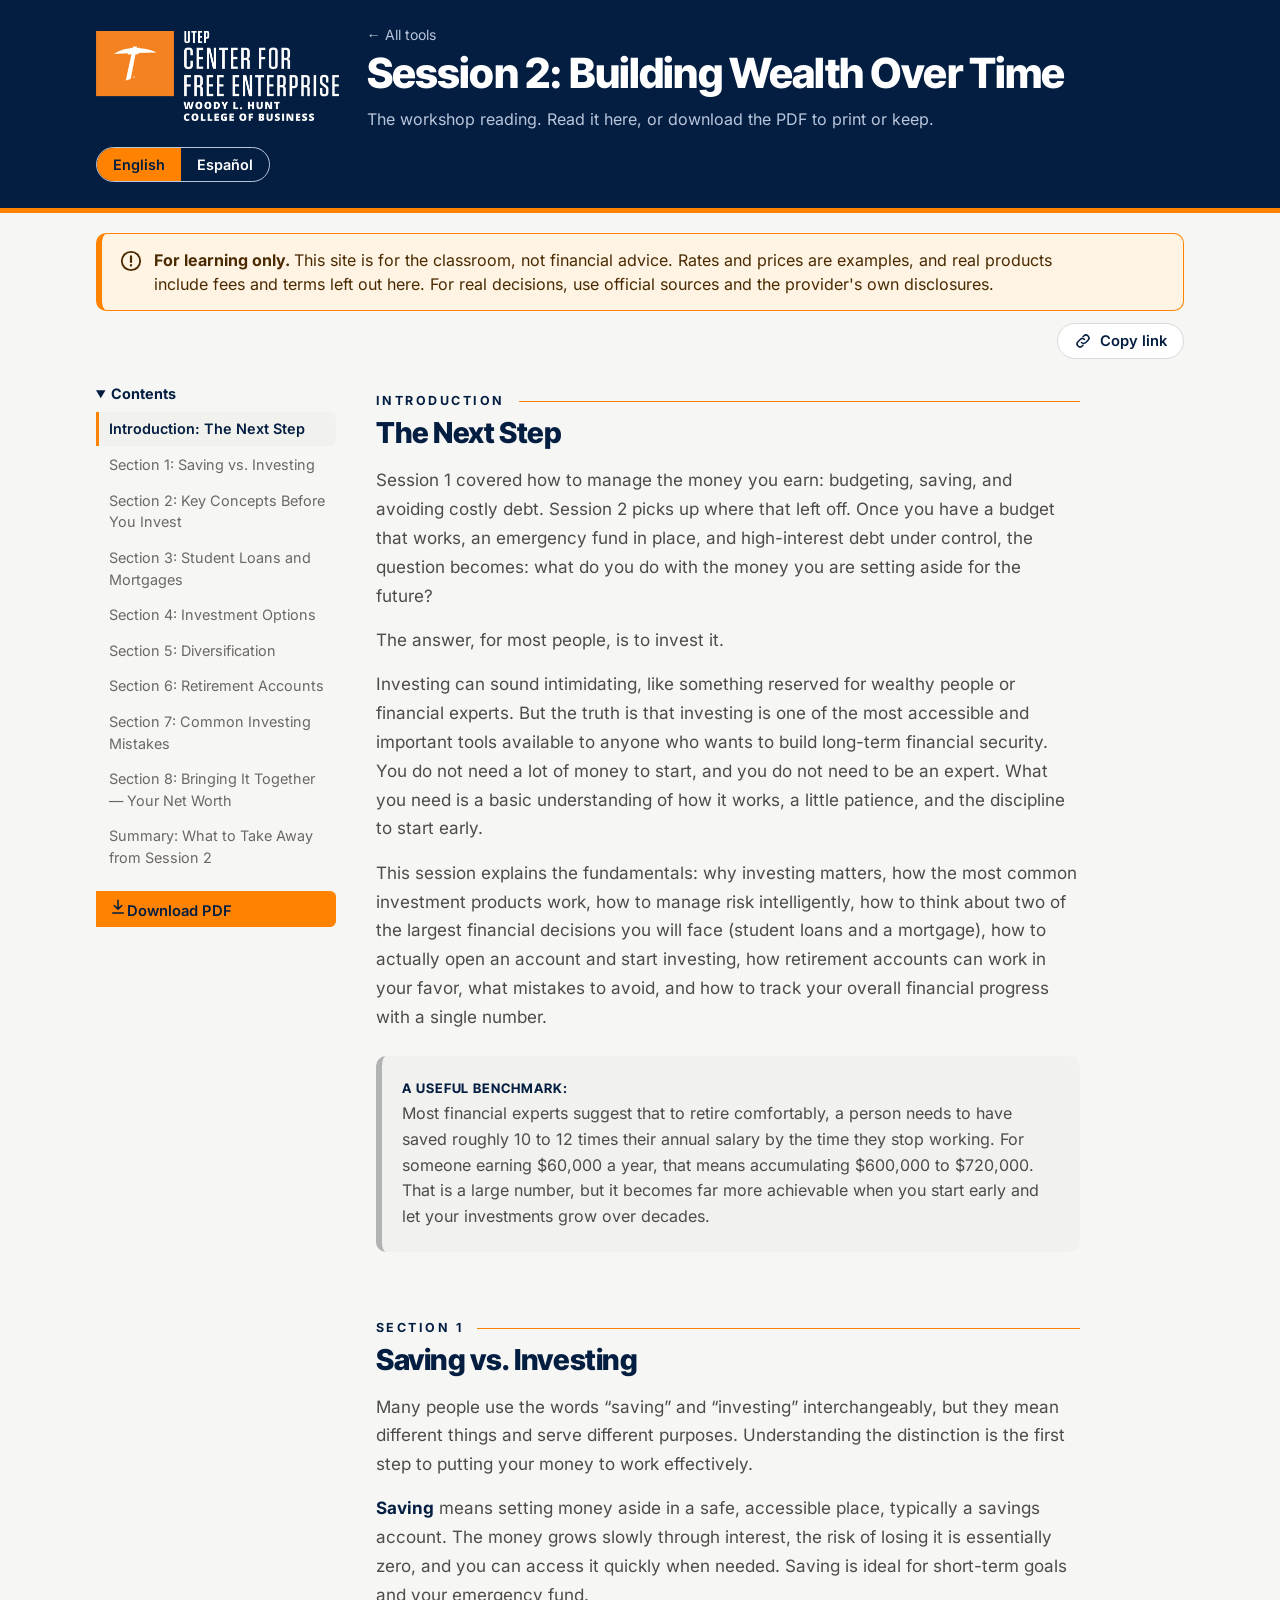
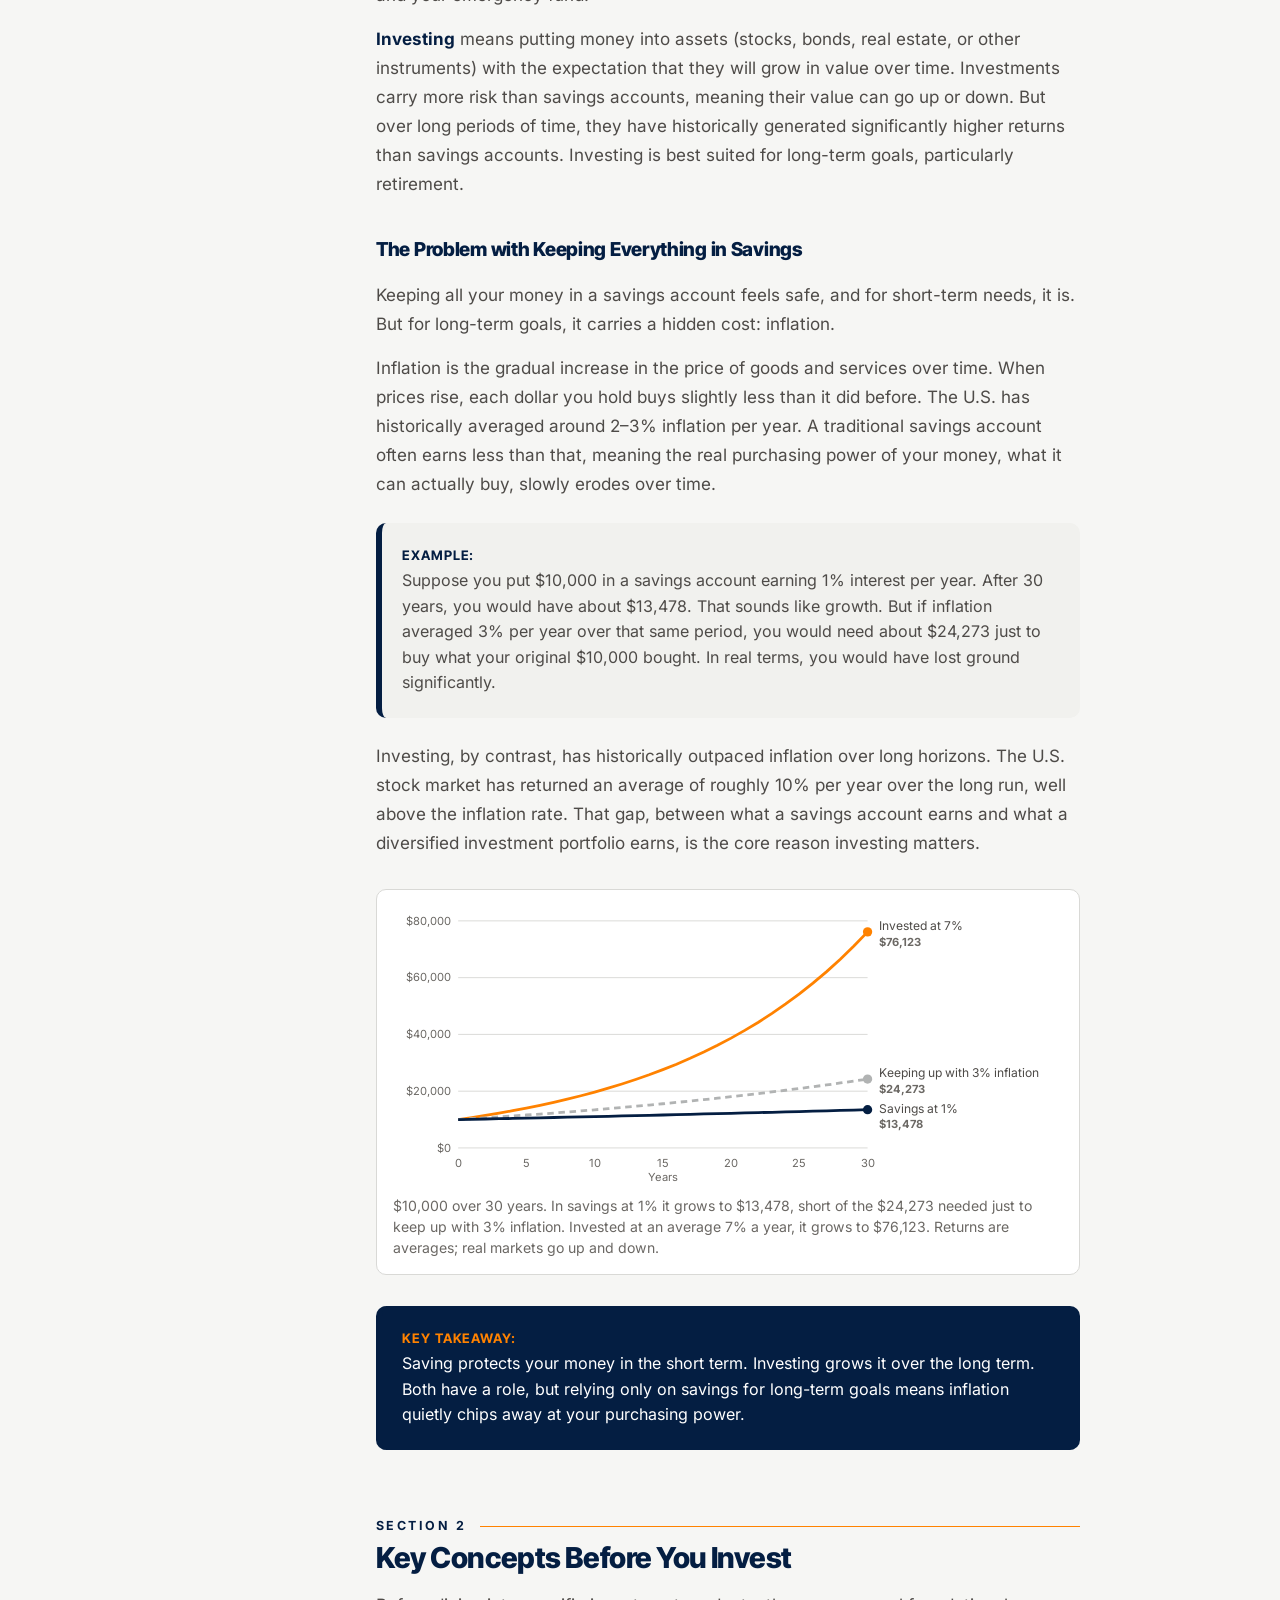
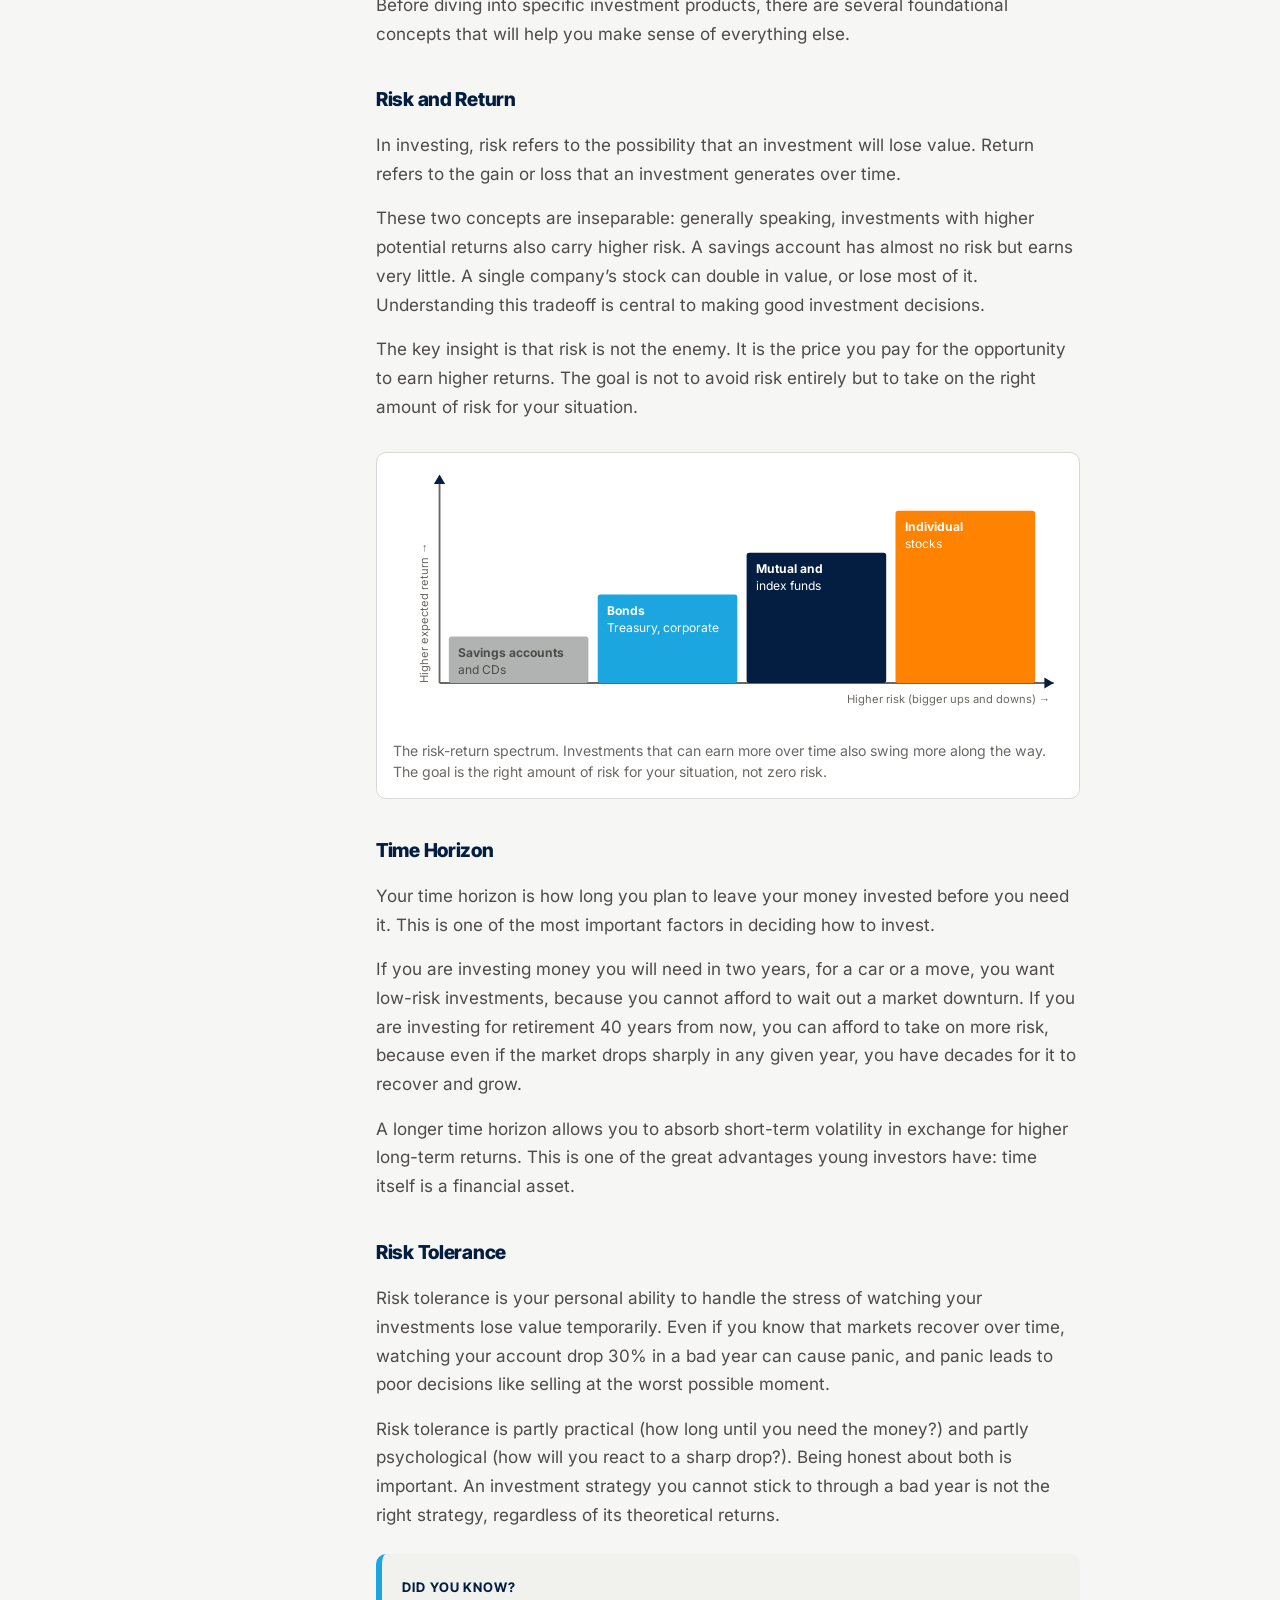
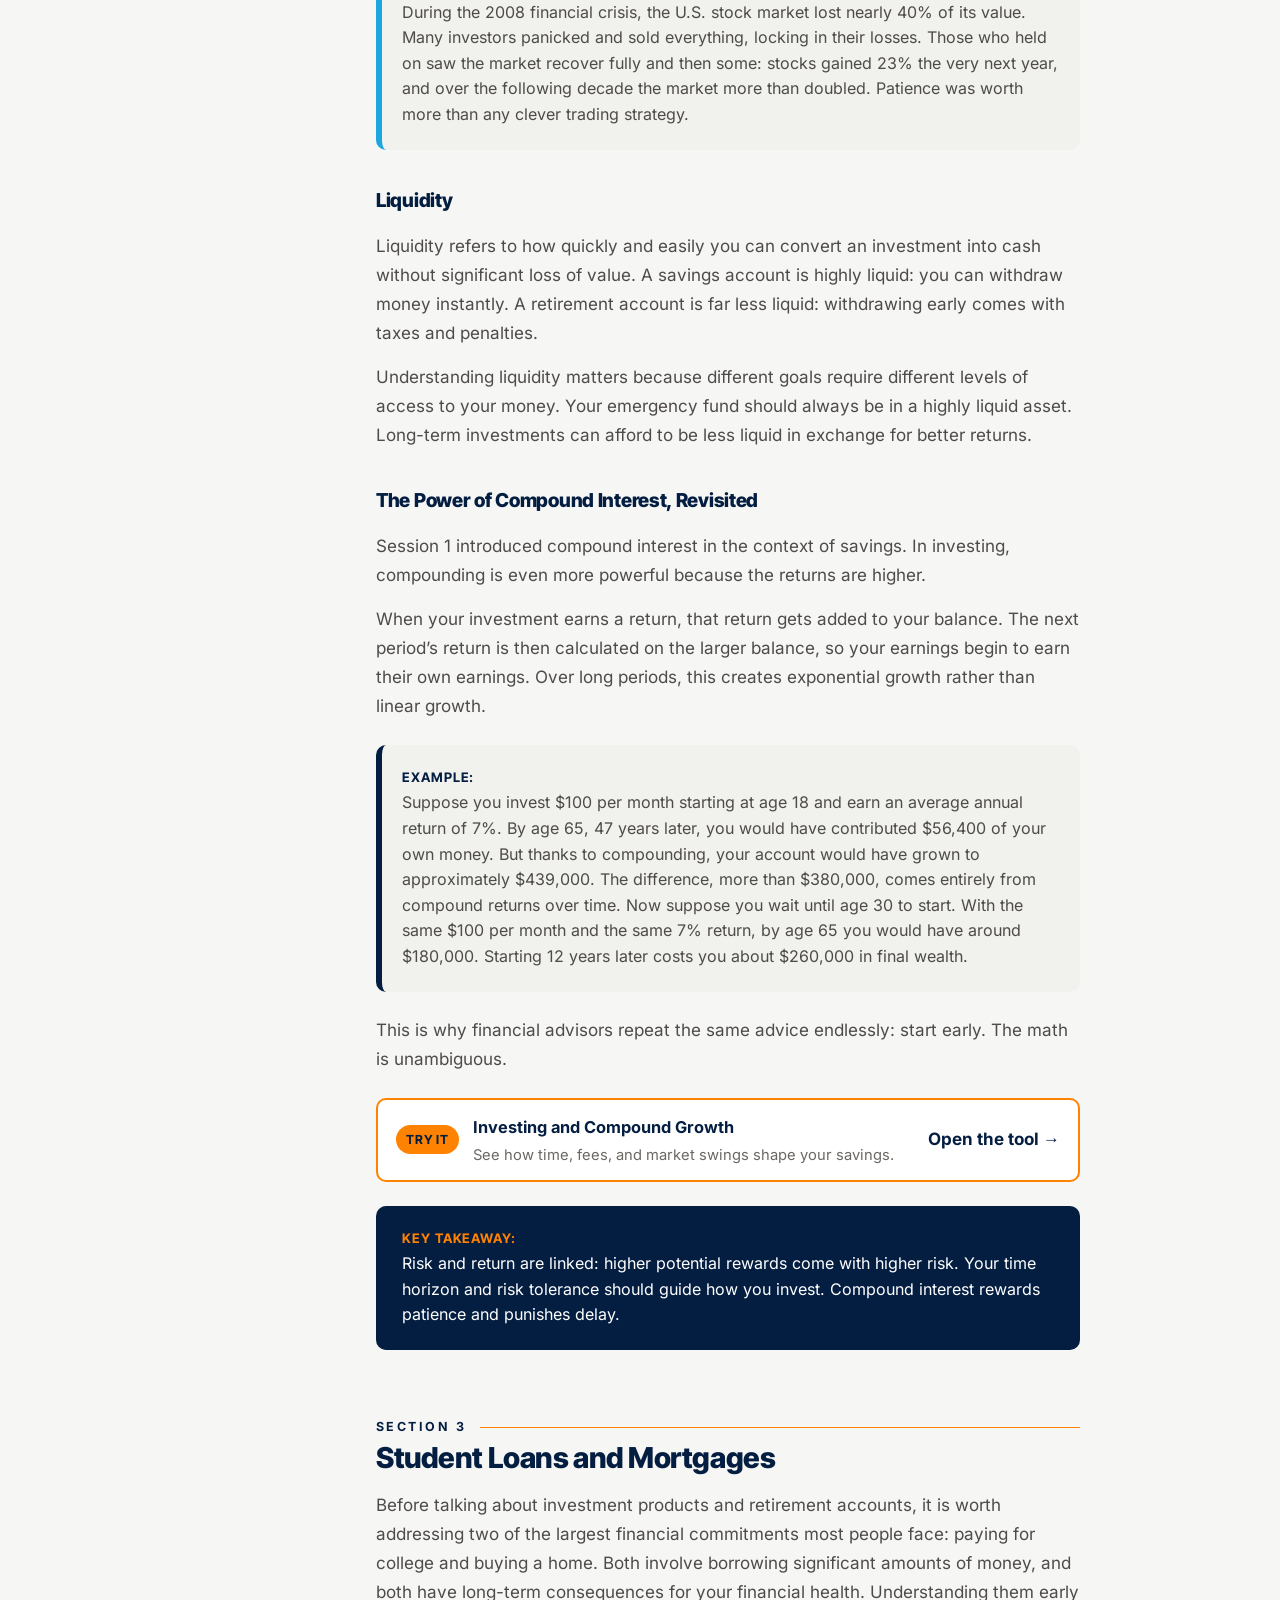
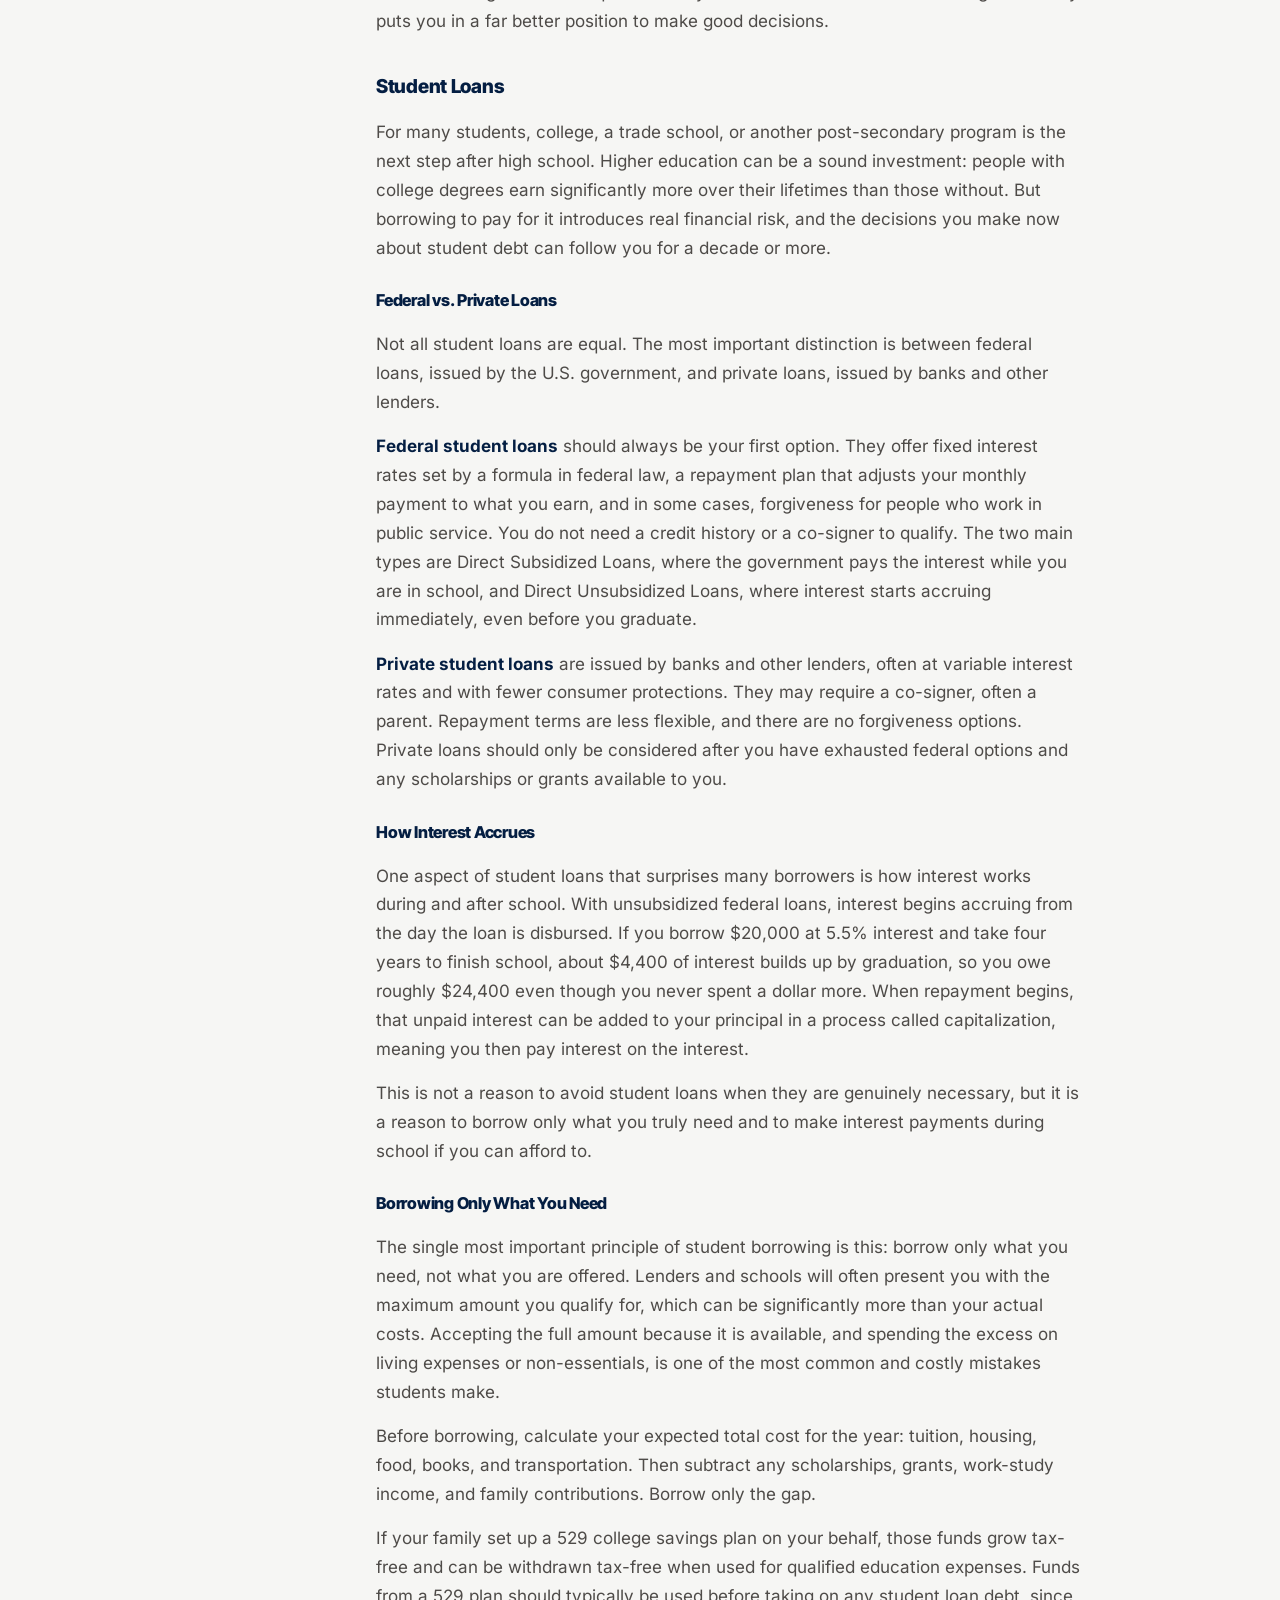
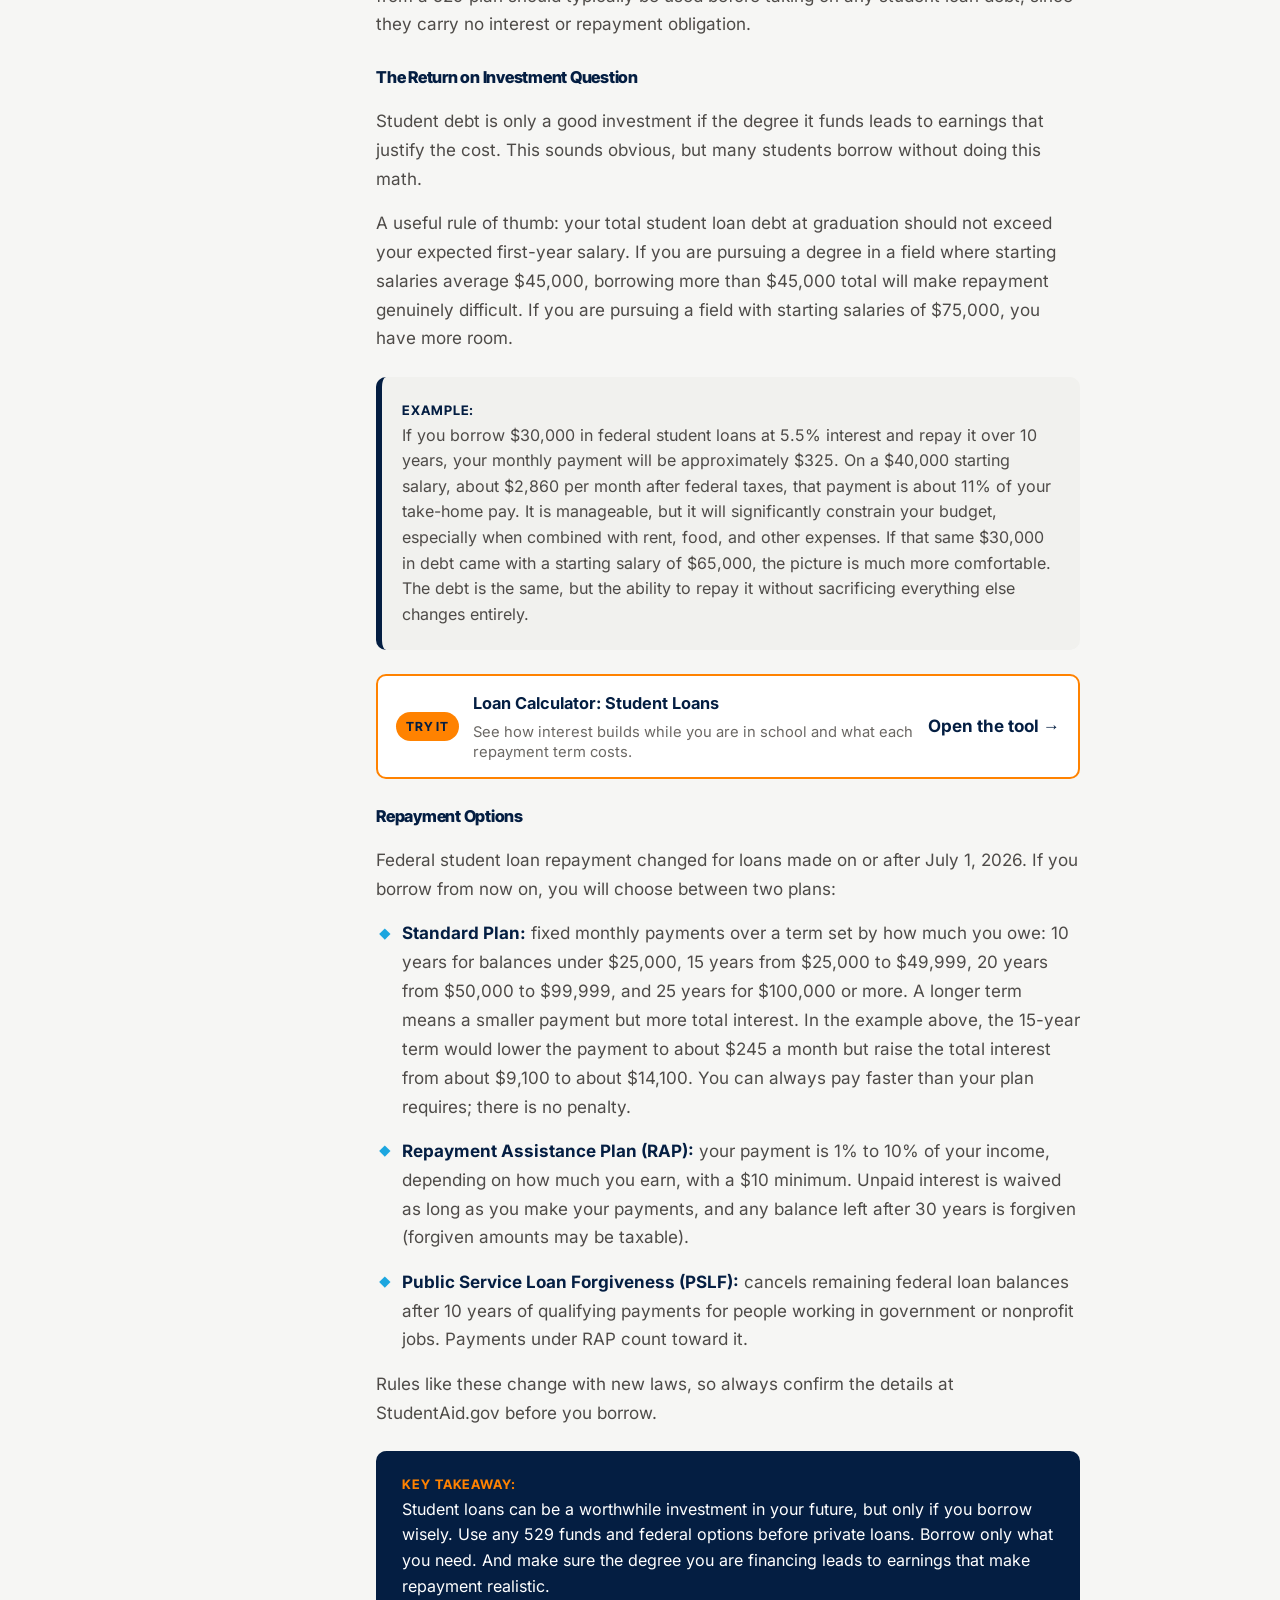
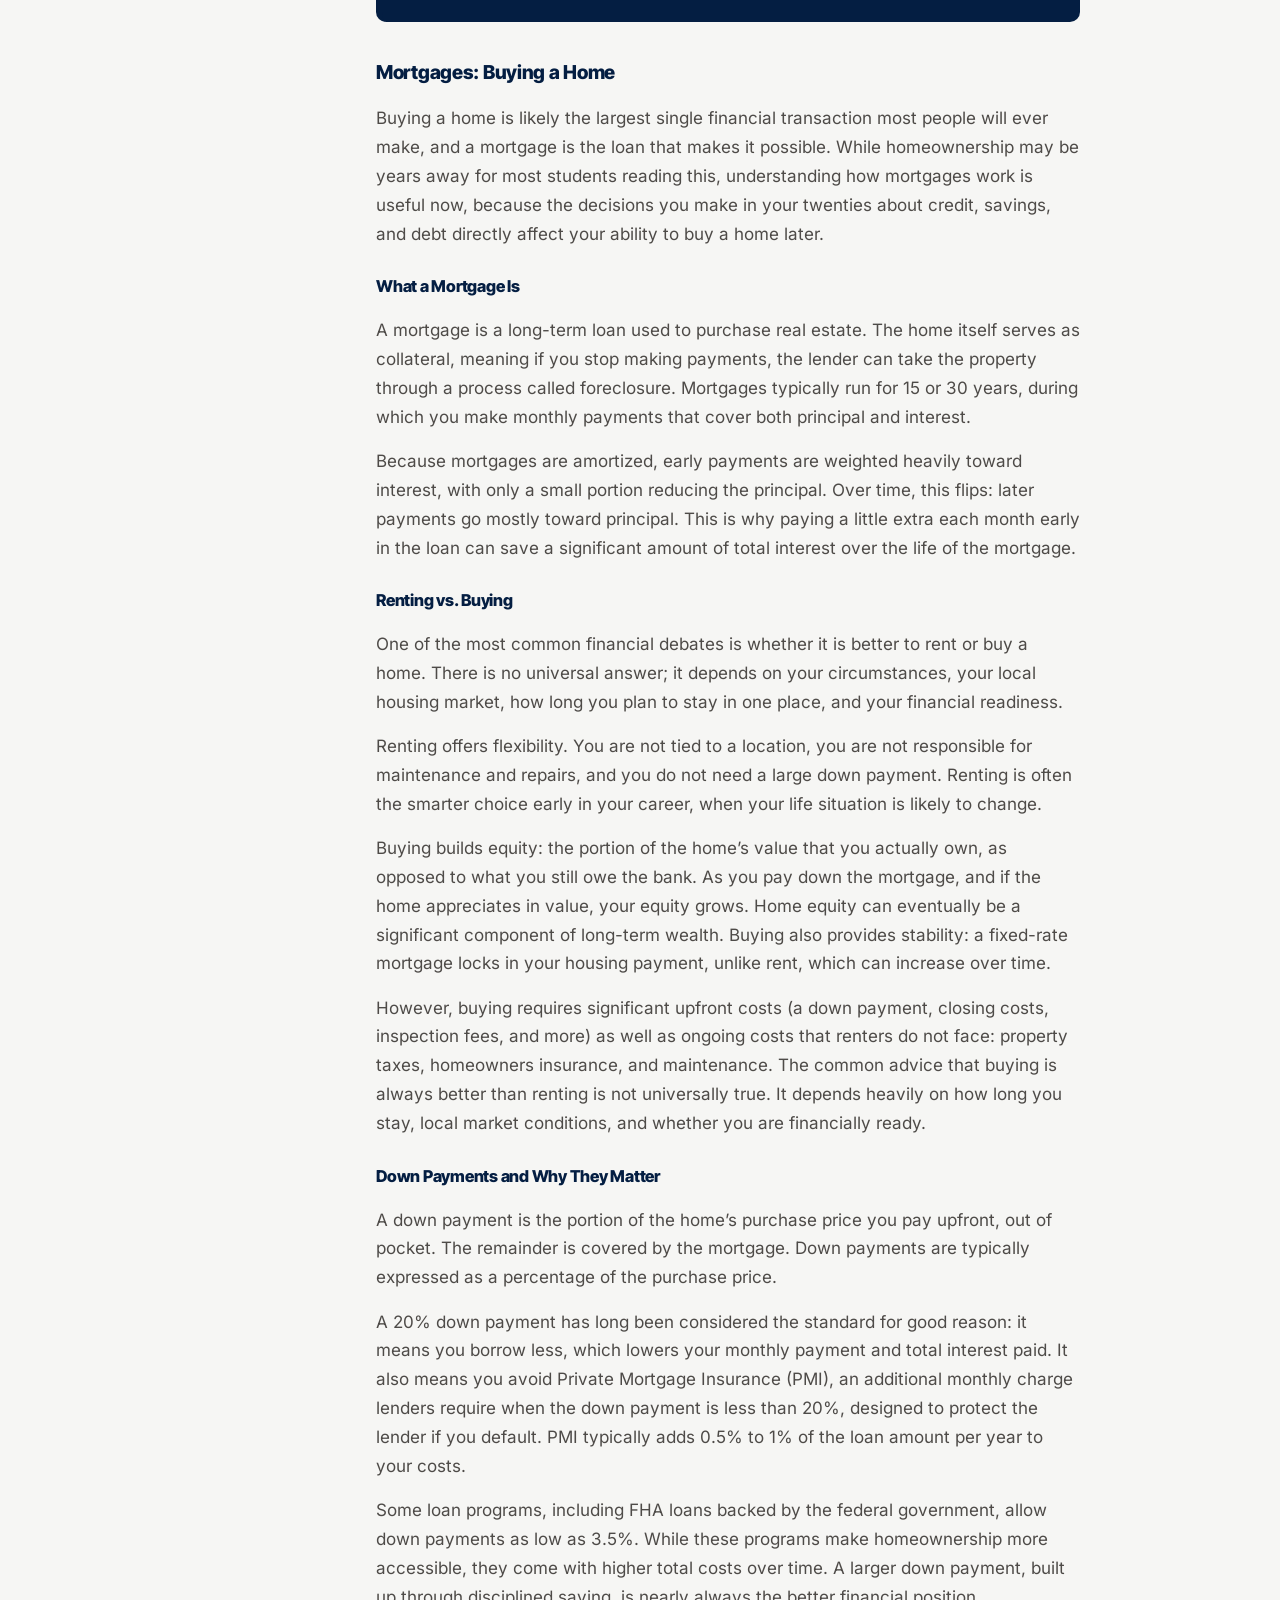
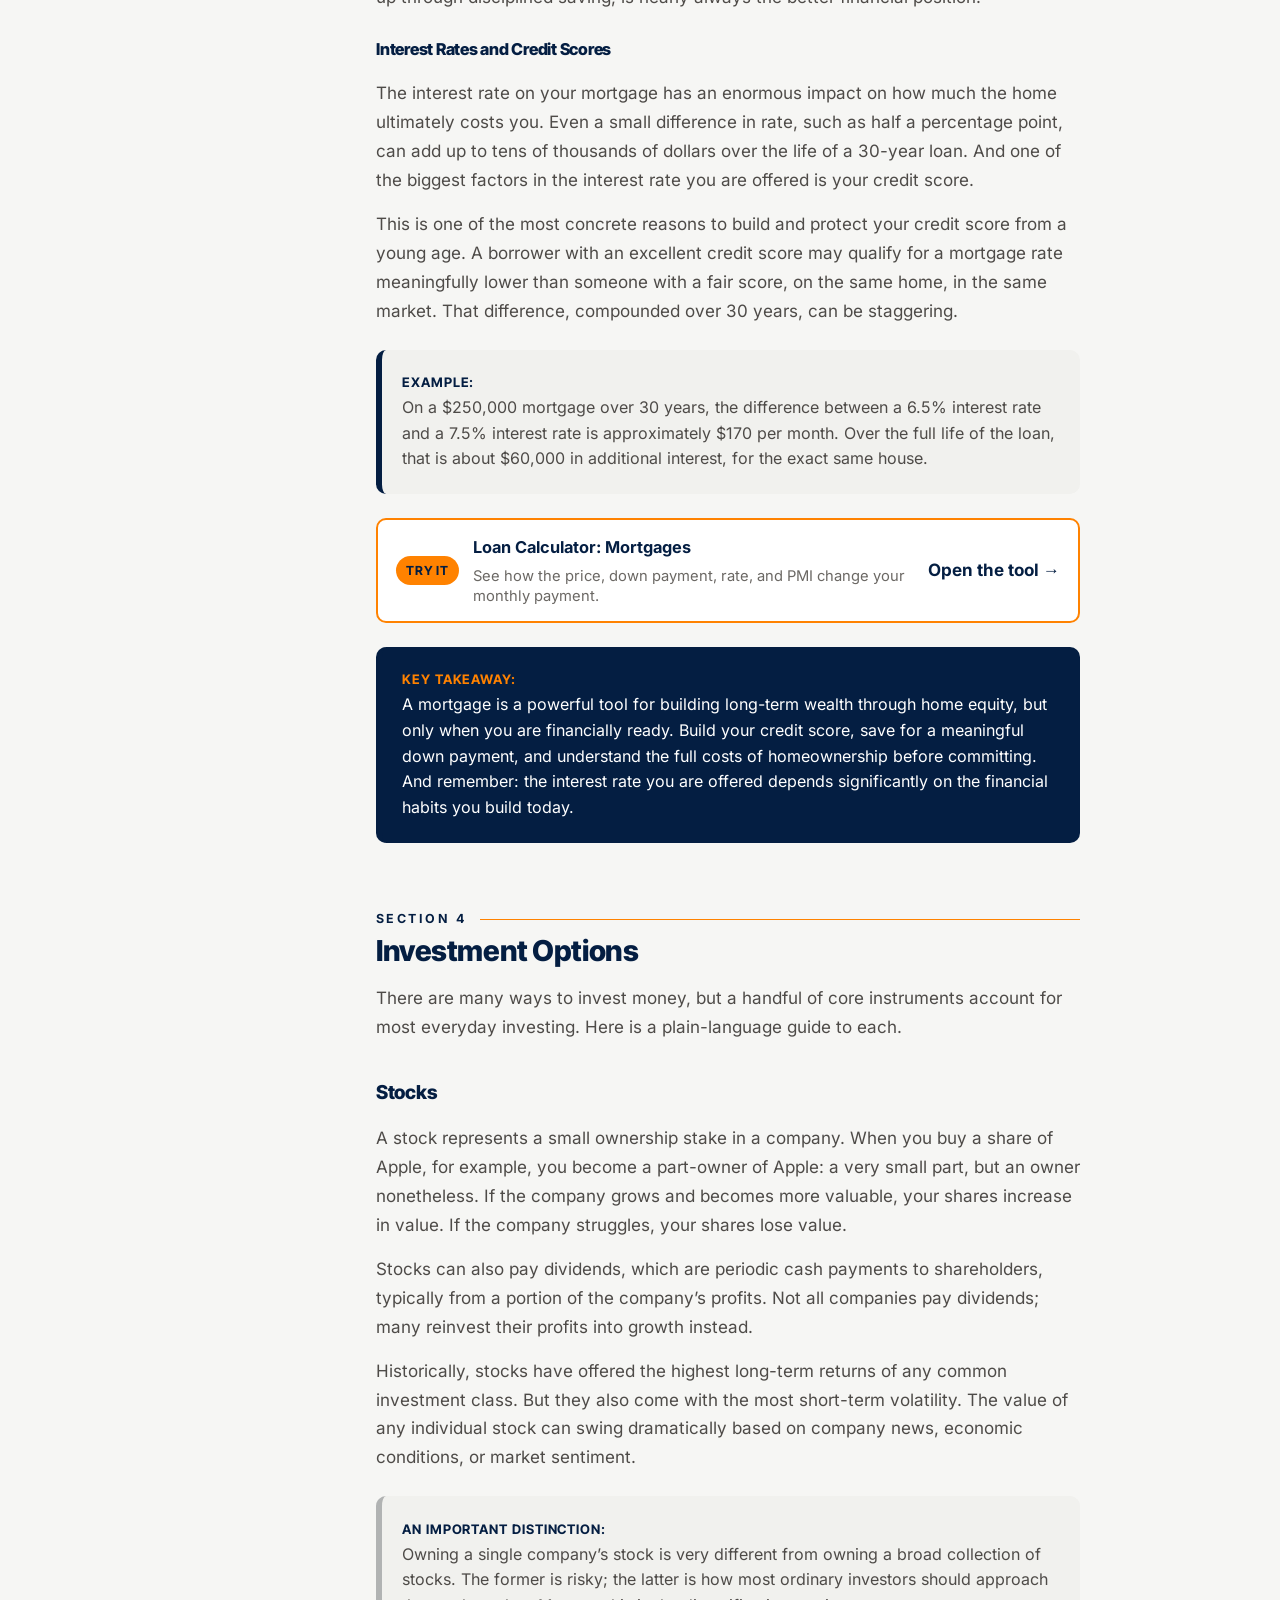
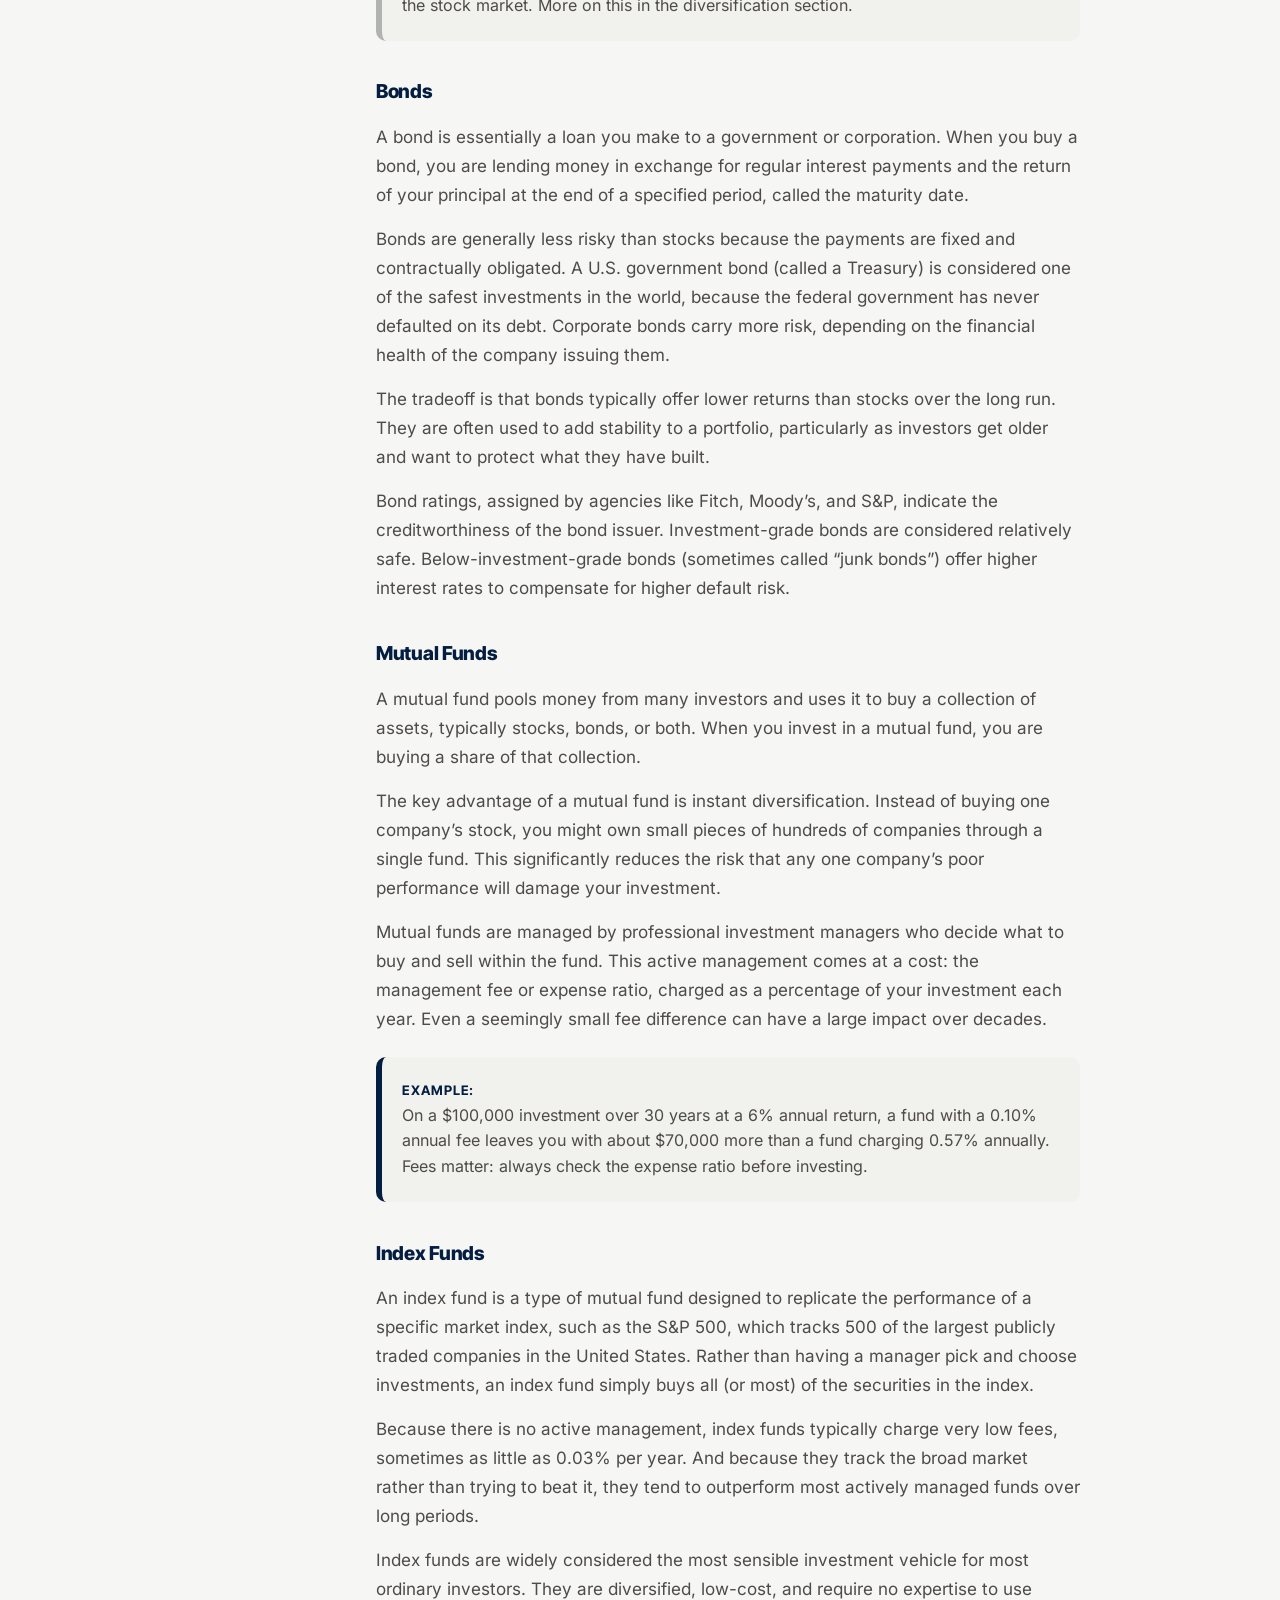
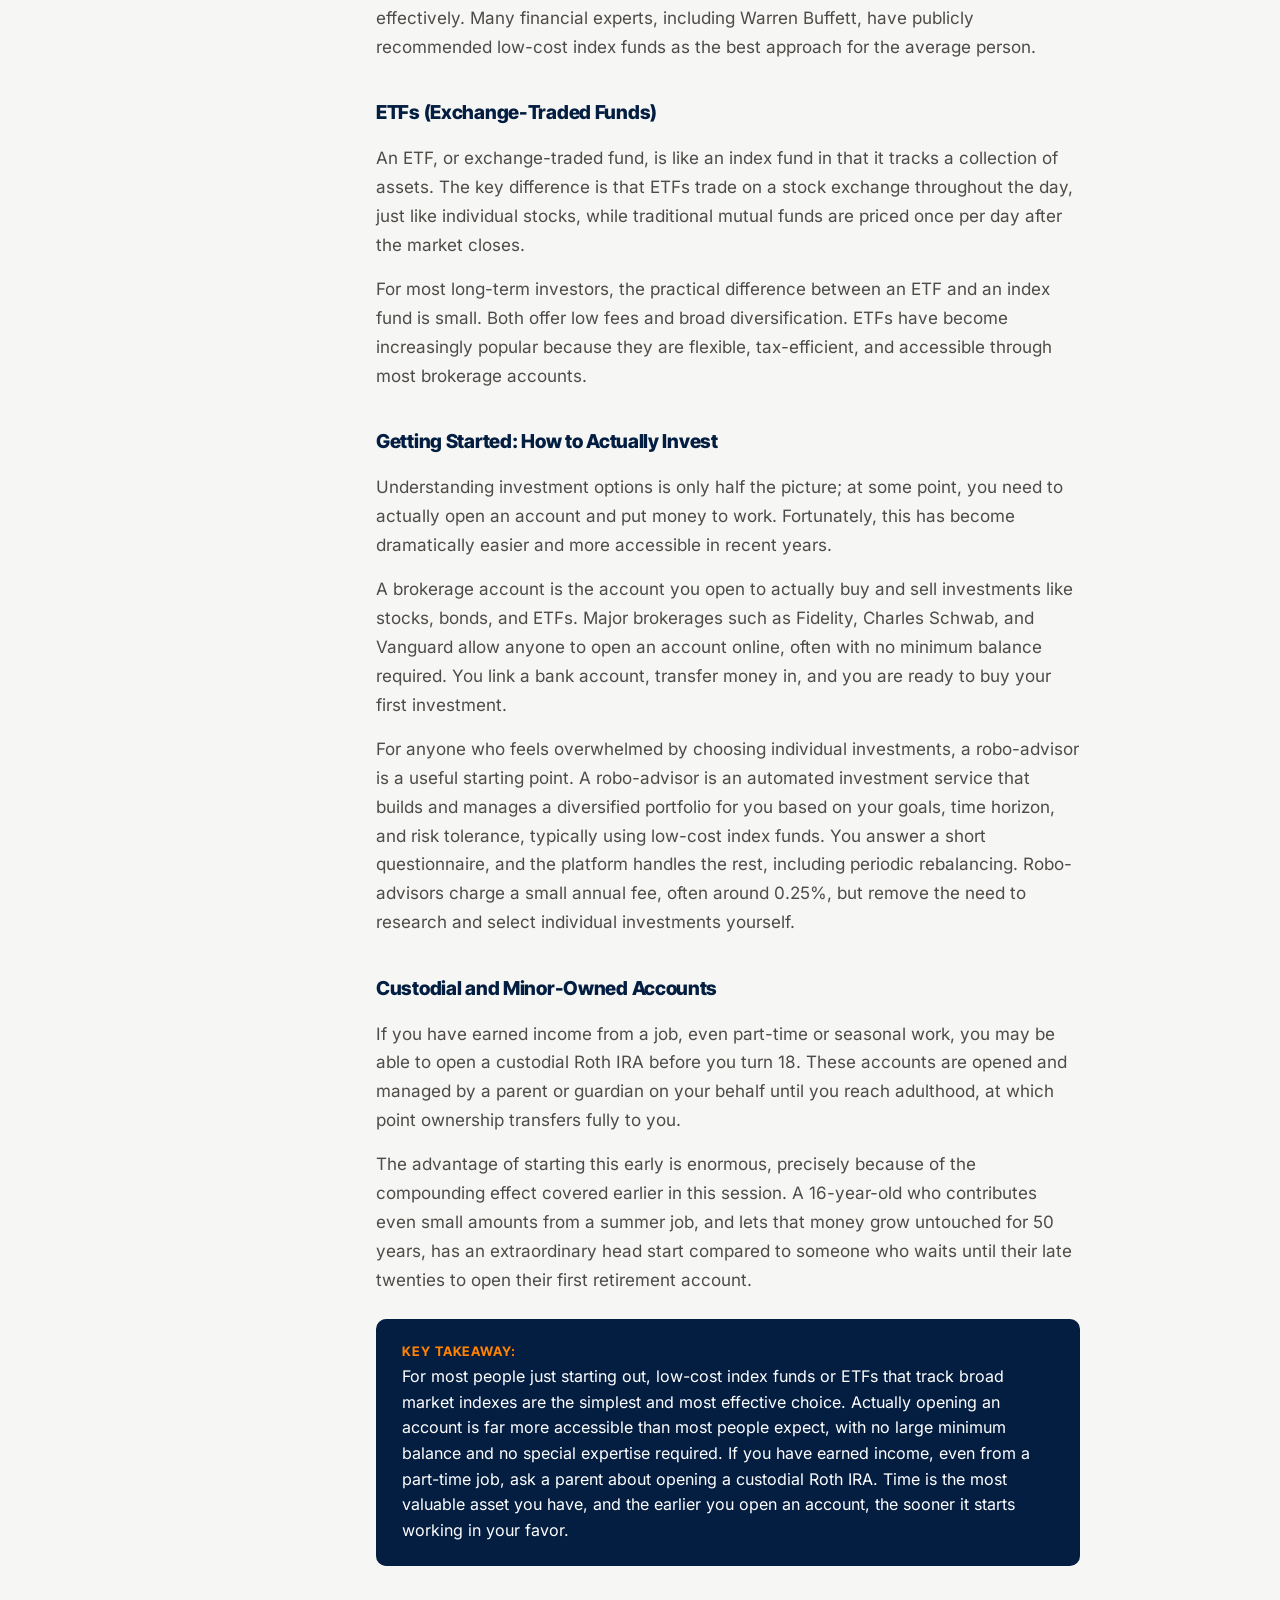
<file: session-2.html>
<!doctype html>
<html lang="en">
<head>
<meta charset="utf-8">
<meta name="viewport" content="width=device-width, initial-scale=1, viewport-fit=cover">
<title>Session 2 Reading · C4FE</title>
<meta name="description" content="The Session 2 reading of the C4FE Personal Financial Literacy Workshop: saving vs. investing, risk and return, student loans and mortgages, index funds, diversification, retirement accounts, and net worth.">
<meta property="og:type" content="article">
<meta property="og:site_name" content="C4FE Personal Financial Literacy">
<meta property="og:title" content="Session 2: Building Wealth Over Time">
<meta property="og:description" content="The Session 2 reading of the C4FE Personal Financial Literacy Workshop: saving vs. investing, risk and return, student loans and mortgages, index funds, diversification, retirement accounts, and net worth.">
<meta property="og:url" content="https://center-for-free-enterprise.github.io/PFL/session-2.html">
<meta property="og:image" content="https://center-for-free-enterprise.github.io/PFL/assets/img/social-preview.jpg">
<meta property="og:image:width" content="1280">
<meta property="og:image:height" content="640">
<meta name="twitter:card" content="summary_large_image">
<link rel="preload" href="assets/fonts/inter-latin-400-normal.woff2" as="font" type="font/woff2" crossorigin>
<link rel="stylesheet" href="assets/css/site.css?v=202610132310">
<link rel="icon" href="assets/icons/favicon.svg" type="image/svg+xml">
<link rel="icon" href="assets/icons/favicon-32.png" sizes="32x32" type="image/png">
<link rel="icon" href="favicon.ico" sizes="48x48">
<link rel="apple-touch-icon" href="assets/icons/apple-touch-icon.png">
<link rel="manifest" href="site.webmanifest">
<meta name="theme-color" content="#041E42">
</head>
<body data-reading="2">
<header id="site-header"></header>

<main class="wrap">
  <div id="site-notice"></div>
  <div class="read-layout">
    <nav class="toc" aria-label="Contents">
      <details open id="toc-details"><summary data-i18n="toc">Contents</summary>
        <ol>
          <li><a href="#introduction-the-next-step">Introduction: The Next Step</a></li>
          <li><a href="#section-1-saving-vs.-investing">Section 1: Saving vs. Investing</a></li>
          <li><a href="#section-2-key-concepts-before-you-invest">Section 2: Key Concepts Before You Invest</a></li>
          <li><a href="#section-3-student-loans-and-mortgages">Section 3: Student Loans and Mortgages</a></li>
          <li><a href="#section-4-investment-options">Section 4: Investment Options</a></li>
          <li><a href="#section-5-diversification">Section 5: Diversification</a></li>
          <li><a href="#section-6-retirement-accounts">Section 6: Retirement Accounts</a></li>
          <li><a href="#section-7-common-investing-mistakes">Section 7: Common Investing Mistakes</a></li>
          <li><a href="#section-8-bringing-it-together-your-net-worth">Section 8: Bringing It Together — Your Net Worth</a></li>
          <li><a href="#summary-what-to-take-away-from-session-2">Summary: What to Take Away from Session 2</a></li>
        </ol>
      </details>
      <div class="dl">
        <a class="btn primary" href="assets/pdf/session-2.pdf" download><svg width="18" height="18" viewBox="0 0 24 24" aria-hidden="true"><path d="M12 3v12M7 10l5 5 5-5M5 20h14" fill="none" stroke="currentColor" stroke-width="2" stroke-linecap="round" stroke-linejoin="round"/></svg><span data-i18n="dl_pdf">Download PDF</span></a>
      </div>
    </nav>
    <article class="prose" lang="en">
      <p class="en-only" data-i18n="en_only" hidden></p>
<h2 data-full="Introduction: The Next Step" id="introduction-the-next-step"><span class="eyebrow-rule">Introduction</span><span class="t">The Next Step</span></h2>
<p>Session 1 covered how to manage the money you earn: budgeting, saving, and avoiding costly debt. Session 2 picks up where that left off. Once you have a budget that works, an emergency fund in place, and high-interest debt under control, the question becomes: what do you do with the money you are setting aside for the future?</p>
<p>The answer, for most people, is to invest it.</p>
<p>Investing can sound intimidating, like something reserved for wealthy people or financial experts. But the truth is that investing is one of the most accessible and important tools available to anyone who wants to build long-term financial security. You do not need a lot of money to start, and you do not need to be an expert. What you need is a basic understanding of how it works, a little patience, and the discipline to start early.</p>
<p>This session explains the fundamentals: why investing matters, how the most common investment products work, how to manage risk intelligently, how to think about two of the largest financial decisions you will face (student loans and a mortgage), how to actually open an account and start investing, how retirement accounts can work in your favor, what mistakes to avoid, and how to track your overall financial progress with a single number.</p>
<div class="callout note" role="note">
<p><strong>A useful benchmark:</strong> Most financial experts suggest that to retire comfortably, a person needs to have saved roughly 10 to 12 times their annual salary by the time they stop working. For someone earning $60,000 a year, that means accumulating $600,000 to $720,000. That is a large number, but it becomes far more achievable when you start early and let your investments grow over decades.</p>
</div>
<h2 data-full="Section 1: Saving vs. Investing" id="section-1-saving-vs.-investing"><span class="eyebrow-rule">Section 1</span><span class="t">Saving vs. Investing</span></h2>
<p>Many people use the words “saving” and “investing” interchangeably, but they mean different things and serve different purposes. Understanding the distinction is the first step to putting your money to work effectively.</p>
<p><strong>Saving</strong> means setting money aside in a safe, accessible place, typically a savings account. The money grows slowly through interest, the risk of losing it is essentially zero, and you can access it quickly when needed. Saving is ideal for short-term goals and your emergency fund.</p>
<p><strong>Investing</strong> means putting money into assets (stocks, bonds, real estate, or other instruments) with the expectation that they will grow in value over time. Investments carry more risk than savings accounts, meaning their value can go up or down. But over long periods of time, they have historically generated significantly higher returns than savings accounts. Investing is best suited for long-term goals, particularly retirement.</p>
<h3 id="the-problem-with-keeping-everything-in-savings">The Problem with Keeping Everything in Savings</h3>
<p>Keeping all your money in a savings account feels safe, and for short-term needs, it is. But for long-term goals, it carries a hidden cost: inflation.</p>
<p>Inflation is the gradual increase in the price of goods and services over time. When prices rise, each dollar you hold buys slightly less than it did before. The U.S. has historically averaged around 2–3% inflation per year. A traditional savings account often earns less than that, meaning the real purchasing power of your money, what it can actually buy, slowly erodes over time.</p>
<div class="callout example" role="note">
<p><strong>Example:</strong> Suppose you put $10,000 in a savings account earning 1% interest per year. After 30 years, you would have about $13,478. That sounds like growth. But if inflation averaged 3% per year over that same period, you would need about $24,273 just to buy what your original $10,000 bought. In real terms, you would have lost ground significantly.</p>
</div>
<p>Investing, by contrast, has historically outpaced inflation over long horizons. The U.S. stock market has returned an average of roughly 10% per year over the long run, well above the inflation rate. That gap, between what a savings account earns and what a diversified investment portfolio earns, is the core reason investing matters.</p>
<figure class="fig fig-saving_vs_investing"><svg aria-label="Saving vs. investing: $10,000 over 30 years" class="fig-svg" role="img" viewbox="0 0 720 300" xmlns="http://www.w3.org/2000/svg"><line class="grid" x1="70" x2="510" y1="260.0" y2="260.0"></line><text class="ax" text-anchor="end" x="62" y="264.0">$0</text><line class="grid" x1="70" x2="510" y1="199.0" y2="199.0"></line><text class="ax" text-anchor="end" x="62" y="203.0">$20,000</text><line class="grid" x1="70" x2="510" y1="138.0" y2="138.0"></line><text class="ax" text-anchor="end" x="62" y="142.0">$40,000</text><line class="grid" x1="70" x2="510" y1="77.0" y2="77.0"></line><text class="ax" text-anchor="end" x="62" y="81.0">$60,000</text><line class="grid" x1="70" x2="510" y1="16.0" y2="16.0"></line><text class="ax" text-anchor="end" x="62" y="20.0">$80,000</text><text class="ax" text-anchor="middle" x="70.0" y="280">0</text><text class="ax" text-anchor="middle" x="143.3" y="280">5</text><text class="ax" text-anchor="middle" x="216.7" y="280">10</text><text class="ax" text-anchor="middle" x="290.0" y="280">15</text><text class="ax" text-anchor="middle" x="363.3" y="280">20</text><text class="ax" text-anchor="middle" x="436.7" y="280">25</text><text class="ax" text-anchor="middle" x="510.0" y="280">30</text><text class="ax" text-anchor="middle" x="290.0" y="296">Years</text><polyline class="ln c-orange-s" points="70.0,229.5 84.7,227.4 99.3,225.1 114.0,222.6 128.7,220.0 143.3,217.2 158.0,214.2 172.7,211.0 187.3,207.6 202.0,203.9 216.7,200.0 231.3,195.8 246.0,191.3 260.7,186.5 275.3,181.4 290.0,175.8 304.7,170.0 319.3,163.7 334.0,156.9 348.7,149.7 363.3,142.0 378.0,133.7 392.7,124.9 407.3,115.4 422.0,105.3 436.7,94.5 451.3,82.9 466.0,70.5 480.7,57.2 495.3,43.0 510.0,27.8"></polyline><polyline class="ln c-cool-s dash" points="70.0,229.5 84.7,228.6 99.3,227.6 114.0,226.7 128.7,225.7 143.3,224.6 158.0,223.6 172.7,222.5 187.3,221.4 202.0,220.2 216.7,219.0 231.3,217.8 246.0,216.5 260.7,215.2 275.3,213.9 290.0,212.5 304.7,211.1 319.3,209.6 334.0,208.1 348.7,206.5 363.3,204.9 378.0,203.3 392.7,201.6 407.3,199.8 422.0,198.0 436.7,196.1 451.3,194.2 466.0,192.3 480.7,190.2 495.3,188.1 510.0,186.0"></polyline><polyline class="ln c-navy-s" points="70.0,229.5 84.7,229.2 99.3,228.9 114.0,228.6 128.7,228.3 143.3,227.9 158.0,227.6 172.7,227.3 187.3,227.0 202.0,226.6 216.7,226.3 231.3,226.0 246.0,225.6 260.7,225.3 275.3,224.9 290.0,224.6 304.7,224.2 319.3,223.9 334.0,223.5 348.7,223.2 363.3,222.8 378.0,222.4 392.7,222.0 407.3,221.7 422.0,221.3 436.7,220.9 451.3,220.5 466.0,220.1 480.7,219.7 495.3,219.3 510.0,218.9"></polyline><circle class="c-orange" cx="510.0" cy="27.8" r="5"></circle><text class="lab" x="522.0" y="25.8">Invested at 7%</text><text class="val strong" x="522.0" y="42.8">$76,123</text><circle class="c-cool" cx="510.0" cy="186.0" r="5"></circle><text class="lab" x="522.0" y="184.0">Keeping up with 3% inflation</text><text class="val strong" x="522.0" y="201.0">$24,273</text><circle class="c-navy" cx="510.0" cy="218.9" r="5"></circle><text class="lab" x="522.0" y="222.0">Savings at 1%</text><text class="val strong" x="522.0" y="239.0">$13,478</text></svg><figcaption>$10,000 over 30 years. In savings at 1% it grows to $13,478, short of the $24,273 needed just to keep up with 3% inflation. Invested at an average 7% a year, it grows to $76,123. Returns are averages; real markets go up and down.</figcaption></figure>
<div class="callout takeaway" role="note">
<p><strong>Key takeaway:</strong> Saving protects your money in the short term. Investing grows it over the long term. Both have a role, but relying only on savings for long-term goals means inflation quietly chips away at your purchasing power.</p>
</div>
<h2 data-full="Section 2: Key Concepts Before You Invest" id="section-2-key-concepts-before-you-invest"><span class="eyebrow-rule">Section 2</span><span class="t">Key Concepts Before You Invest</span></h2>
<p>Before diving into specific investment products, there are several foundational concepts that will help you make sense of everything else.</p>
<h3 id="risk-and-return">Risk and Return</h3>
<p>In investing, risk refers to the possibility that an investment will lose value. Return refers to the gain or loss that an investment generates over time.</p>
<p>These two concepts are inseparable: generally speaking, investments with higher potential returns also carry higher risk. A savings account has almost no risk but earns very little. A single company’s stock can double in value, or lose most of it. Understanding this tradeoff is central to making good investment decisions.</p>
<p>The key insight is that risk is not the enemy. It is the price you pay for the opportunity to earn higher returns. The goal is not to avoid risk entirely but to take on the right amount of risk for your situation.</p>
<figure class="fig fig-risk_return"><svg aria-label="The risk-return spectrum" class="fig-svg" role="img" viewbox="0 0 720 280" xmlns="http://www.w3.org/2000/svg"><line class="axis" x1="50" x2="710" y1="230" y2="230"></line><line class="axis" x1="50" x2="50" y1="230" y2="10"></line><path class="c-navy" d="M710,230 l-10,-6 v12 z"></path><path class="c-navy" d="M50,6 l-6,10 h12 z"></path><text class="ax" text-anchor="end" x="706" y="252">Higher risk (bigger ups and downs) →</text><text class="ax" transform="rotate(-90 38 230)" x="38" y="230">Higher expected return →</text><rect class="c-cool" height="50" rx="3" width="150" x="60" y="180"></rect><text class="lab strong" x="70" y="202">Savings accounts</text><text class="lab" x="70" y="220">and CDs</text><rect class="c-sky" height="95" rx="3" width="150" x="220" y="135"></rect><text class="on-fill strong" x="230" y="157">Bonds</text><text class="on-fill" x="230" y="175">Treasury, corporate</text><rect class="c-navy" height="140" rx="3" width="150" x="380" y="90"></rect><text class="on-fill strong" x="390" y="112">Mutual and</text><text class="on-fill" x="390" y="130">index funds</text><rect class="c-orange" height="185" rx="3" width="150" x="540" y="45"></rect><text class="on-fill strong" x="550" y="67">Individual</text><text class="on-fill" x="550" y="85">stocks</text></svg><figcaption>The risk-return spectrum. Investments that can earn more over time also swing more along the way. The goal is the right amount of risk for your situation, not zero risk.</figcaption></figure>
<h3 id="time-horizon">Time Horizon</h3>
<p>Your time horizon is how long you plan to leave your money invested before you need it. This is one of the most important factors in deciding how to invest.</p>
<p>If you are investing money you will need in two years, for a car or a move, you want low-risk investments, because you cannot afford to wait out a market downturn. If you are investing for retirement 40 years from now, you can afford to take on more risk, because even if the market drops sharply in any given year, you have decades for it to recover and grow.</p>
<p>A longer time horizon allows you to absorb short-term volatility in exchange for higher long-term returns. This is one of the great advantages young investors have: time itself is a financial asset.</p>
<h3 id="risk-tolerance">Risk Tolerance</h3>
<p>Risk tolerance is your personal ability to handle the stress of watching your investments lose value temporarily. Even if you know that markets recover over time, watching your account drop 30% in a bad year can cause panic, and panic leads to poor decisions like selling at the worst possible moment.</p>
<p>Risk tolerance is partly practical (how long until you need the money?) and partly psychological (how will you react to a sharp drop?). Being honest about both is important. An investment strategy you cannot stick to through a bad year is not the right strategy, regardless of its theoretical returns.</p>
<div class="callout fact" role="note">
<p><strong>Did you know?</strong> During the 2008 financial crisis, the U.S. stock market lost nearly 40% of its value. Many investors panicked and sold everything, locking in their losses. Those who held on saw the market recover fully and then some: stocks gained 23% the very next year, and over the following decade the market more than doubled. Patience was worth more than any clever trading strategy.</p>
</div>
<h3 id="liquidity">Liquidity</h3>
<p>Liquidity refers to how quickly and easily you can convert an investment into cash without significant loss of value. A savings account is highly liquid: you can withdraw money instantly. A retirement account is far less liquid: withdrawing early comes with taxes and penalties.</p>
<p>Understanding liquidity matters because different goals require different levels of access to your money. Your emergency fund should always be in a highly liquid asset. Long-term investments can afford to be less liquid in exchange for better returns.</p>
<h3 id="the-power-of-compound-interest-revisited">The Power of Compound Interest, Revisited</h3>
<p>Session 1 introduced compound interest in the context of savings. In investing, compounding is even more powerful because the returns are higher.</p>
<p>When your investment earns a return, that return gets added to your balance. The next period’s return is then calculated on the larger balance, so your earnings begin to earn their own earnings. Over long periods, this creates exponential growth rather than linear growth.</p>
<div class="callout example" role="note">
<p><strong>Example:</strong> Suppose you invest $100 per month starting at age 18 and earn an average annual return of 7%. By age 65, 47 years later, you would have contributed $56,400 of your own money. But thanks to compounding, your account would have grown to approximately $439,000. The difference, more than $380,000, comes entirely from compound returns over time. Now suppose you wait until age 30 to start. With the same $100 per month and the same 7% return, by age 65 you would have around $180,000. Starting 12 years later costs you about $260,000 in final wealth.</p>
</div>
<p>This is why financial advisors repeat the same advice endlessly: start early. The math is unambiguous.</p>
<a class="tryit" href="invest.html"><span class="k">Try it</span><b>Investing and Compound Growth</b><span class="d">See how time, fees, and market swings shape your savings.</span><span class="go">Open the tool →</span><span class="url">center-for-free-enterprise.github.io/PFL/invest.html</span></a>
<div class="callout takeaway" role="note">
<p><strong>Key takeaway:</strong> Risk and return are linked: higher potential rewards come with higher risk. Your time horizon and risk tolerance should guide how you invest. Compound interest rewards patience and punishes delay.</p>
</div>
<h2 data-full="Section 3: Student Loans and Mortgages" id="section-3-student-loans-and-mortgages"><span class="eyebrow-rule">Section 3</span><span class="t">Student Loans and Mortgages</span></h2>
<p>Before talking about investment products and retirement accounts, it is worth addressing two of the largest financial commitments most people face: paying for college and buying a home. Both involve borrowing significant amounts of money, and both have long-term consequences for your financial health. Understanding them early puts you in a far better position to make good decisions.</p>
<h3 id="student-loans">Student Loans</h3>
<p>For many students, college, a trade school, or another post-secondary program is the next step after high school. Higher education can be a sound investment: people with college degrees earn significantly more over their lifetimes than those without. But borrowing to pay for it introduces real financial risk, and the decisions you make now about student debt can follow you for a decade or more.</p>
<h4 id="federal-vs.-private-loans">Federal vs. Private Loans</h4>
<p>Not all student loans are equal. The most important distinction is between federal loans, issued by the U.S. government, and private loans, issued by banks and other lenders.</p>
<p><strong>Federal student loans</strong> should always be your first option. They offer fixed interest rates set by a formula in federal law, a repayment plan that adjusts your monthly payment to what you earn, and in some cases, forgiveness for people who work in public service. You do not need a credit history or a co-signer to qualify. The two main types are Direct Subsidized Loans, where the government pays the interest while you are in school, and Direct Unsubsidized Loans, where interest starts accruing immediately, even before you graduate.</p>
<p><strong>Private student loans</strong> are issued by banks and other lenders, often at variable interest rates and with fewer consumer protections. They may require a co-signer, often a parent. Repayment terms are less flexible, and there are no forgiveness options. Private loans should only be considered after you have exhausted federal options and any scholarships or grants available to you.</p>
<h4 id="how-interest-accrues">How Interest Accrues</h4>
<p>One aspect of student loans that surprises many borrowers is how interest works during and after school. With unsubsidized federal loans, interest begins accruing from the day the loan is disbursed. If you borrow $20,000 at 5.5% interest and take four years to finish school, about $4,400 of interest builds up by graduation, so you owe roughly $24,400 even though you never spent a dollar more. When repayment begins, that unpaid interest can be added to your principal in a process called capitalization, meaning you then pay interest on the interest.</p>
<p>This is not a reason to avoid student loans when they are genuinely necessary, but it is a reason to borrow only what you truly need and to make interest payments during school if you can afford to.</p>
<h4 id="borrowing-only-what-you-need">Borrowing Only What You Need</h4>
<p>The single most important principle of student borrowing is this: borrow only what you need, not what you are offered. Lenders and schools will often present you with the maximum amount you qualify for, which can be significantly more than your actual costs. Accepting the full amount because it is available, and spending the excess on living expenses or non-essentials, is one of the most common and costly mistakes students make.</p>
<p>Before borrowing, calculate your expected total cost for the year: tuition, housing, food, books, and transportation. Then subtract any scholarships, grants, work-study income, and family contributions. Borrow only the gap.</p>
<p>If your family set up a 529 college savings plan on your behalf, those funds grow tax-free and can be withdrawn tax-free when used for qualified education expenses. Funds from a 529 plan should typically be used before taking on any student loan debt, since they carry no interest or repayment obligation.</p>
<h4 id="the-return-on-investment-question">The Return on Investment Question</h4>
<p>Student debt is only a good investment if the degree it funds leads to earnings that justify the cost. This sounds obvious, but many students borrow without doing this math.</p>
<p>A useful rule of thumb: your total student loan debt at graduation should not exceed your expected first-year salary. If you are pursuing a degree in a field where starting salaries average $45,000, borrowing more than $45,000 total will make repayment genuinely difficult. If you are pursuing a field with starting salaries of $75,000, you have more room.</p>
<div class="callout example" role="note">
<p><strong>Example:</strong> If you borrow $30,000 in federal student loans at 5.5% interest and repay it over 10 years, your monthly payment will be approximately $325. On a $40,000 starting salary, about $2,860 per month after federal taxes, that payment is about 11% of your take-home pay. It is manageable, but it will significantly constrain your budget, especially when combined with rent, food, and other expenses. If that same $30,000 in debt came with a starting salary of $65,000, the picture is much more comfortable. The debt is the same, but the ability to repay it without sacrificing everything else changes entirely.</p>
</div>
<a class="tryit" href="loans.html#student"><span class="k">Try it</span><b>Loan Calculator: Student Loans</b><span class="d">See how interest builds while you are in school and what each repayment term costs.</span><span class="go">Open the tool →</span><span class="url">center-for-free-enterprise.github.io/PFL/loans.html#student</span></a>
<h4 id="repayment-options">Repayment Options</h4>
<p>Federal student loan repayment changed for loans made on or after July 1, 2026. If you borrow from now on, you will choose between two plans:</p>
<ul>
<li><p><strong>Standard Plan:</strong> fixed monthly payments over a term set by how much you owe: 10 years for balances under $25,000, 15 years from $25,000 to $49,999, 20 years from $50,000 to $99,999, and 25 years for $100,000 or more. A longer term means a smaller payment but more total interest. In the example above, the 15-year term would lower the payment to about $245 a month but raise the total interest from about $9,100 to about $14,100. You can always pay faster than your plan requires; there is no penalty.</p></li>
<li><p><strong>Repayment Assistance Plan (RAP):</strong> your payment is 1% to 10% of your income, depending on how much you earn, with a $10 minimum. Unpaid interest is waived as long as you make your payments, and any balance left after 30 years is forgiven (forgiven amounts may be taxable).</p></li>
<li><p><strong>Public Service Loan Forgiveness (PSLF):</strong> cancels remaining federal loan balances after 10 years of qualifying payments for people working in government or nonprofit jobs. Payments under RAP count toward it.</p></li>
</ul>
<p>Rules like these change with new laws, so always confirm the details at StudentAid.gov before you borrow.</p>
<div class="callout takeaway" role="note">
<p><strong>Key takeaway:</strong> Student loans can be a worthwhile investment in your future, but only if you borrow wisely. Use any 529 funds and federal options before private loans. Borrow only what you need. And make sure the degree you are financing leads to earnings that make repayment realistic.</p>
</div>
<h3 id="mortgages-buying-a-home">Mortgages: Buying a Home</h3>
<p>Buying a home is likely the largest single financial transaction most people will ever make, and a mortgage is the loan that makes it possible. While homeownership may be years away for most students reading this, understanding how mortgages work is useful now, because the decisions you make in your twenties about credit, savings, and debt directly affect your ability to buy a home later.</p>
<h4 id="what-a-mortgage-is">What a Mortgage Is</h4>
<p>A mortgage is a long-term loan used to purchase real estate. The home itself serves as collateral, meaning if you stop making payments, the lender can take the property through a process called foreclosure. Mortgages typically run for 15 or 30 years, during which you make monthly payments that cover both principal and interest.</p>
<p>Because mortgages are amortized, early payments are weighted heavily toward interest, with only a small portion reducing the principal. Over time, this flips: later payments go mostly toward principal. This is why paying a little extra each month early in the loan can save a significant amount of total interest over the life of the mortgage.</p>
<h4 id="renting-vs.-buying">Renting vs. Buying</h4>
<p>One of the most common financial debates is whether it is better to rent or buy a home. There is no universal answer; it depends on your circumstances, your local housing market, how long you plan to stay in one place, and your financial readiness.</p>
<p>Renting offers flexibility. You are not tied to a location, you are not responsible for maintenance and repairs, and you do not need a large down payment. Renting is often the smarter choice early in your career, when your life situation is likely to change.</p>
<p>Buying builds equity: the portion of the home’s value that you actually own, as opposed to what you still owe the bank. As you pay down the mortgage, and if the home appreciates in value, your equity grows. Home equity can eventually be a significant component of long-term wealth. Buying also provides stability: a fixed-rate mortgage locks in your housing payment, unlike rent, which can increase over time.</p>
<p>However, buying requires significant upfront costs (a down payment, closing costs, inspection fees, and more) as well as ongoing costs that renters do not face: property taxes, homeowners insurance, and maintenance. The common advice that buying is always better than renting is not universally true. It depends heavily on how long you stay, local market conditions, and whether you are financially ready.</p>
<h4 id="down-payments-and-why-they-matter">Down Payments and Why They Matter</h4>
<p>A down payment is the portion of the home’s purchase price you pay upfront, out of pocket. The remainder is covered by the mortgage. Down payments are typically expressed as a percentage of the purchase price.</p>
<p>A 20% down payment has long been considered the standard for good reason: it means you borrow less, which lowers your monthly payment and total interest paid. It also means you avoid Private Mortgage Insurance (PMI), an additional monthly charge lenders require when the down payment is less than 20%, designed to protect the lender if you default. PMI typically adds 0.5% to 1% of the loan amount per year to your costs.</p>
<p>Some loan programs, including FHA loans backed by the federal government, allow down payments as low as 3.5%. While these programs make homeownership more accessible, they come with higher total costs over time. A larger down payment, built up through disciplined saving, is nearly always the better financial position.</p>
<h4 id="interest-rates-and-credit-scores">Interest Rates and Credit Scores</h4>
<p>The interest rate on your mortgage has an enormous impact on how much the home ultimately costs you. Even a small difference in rate, such as half a percentage point, can add up to tens of thousands of dollars over the life of a 30-year loan. And one of the biggest factors in the interest rate you are offered is your credit score.</p>
<p>This is one of the most concrete reasons to build and protect your credit score from a young age. A borrower with an excellent credit score may qualify for a mortgage rate meaningfully lower than someone with a fair score, on the same home, in the same market. That difference, compounded over 30 years, can be staggering.</p>
<div class="callout example" role="note">
<p><strong>Example:</strong> On a $250,000 mortgage over 30 years, the difference between a 6.5% interest rate and a 7.5% interest rate is approximately $170 per month. Over the full life of the loan, that is about $60,000 in additional interest, for the exact same house.</p>
</div>
<a class="tryit" href="loans.html#mortgage"><span class="k">Try it</span><b>Loan Calculator: Mortgages</b><span class="d">See how the price, down payment, rate, and PMI change your monthly payment.</span><span class="go">Open the tool →</span><span class="url">center-for-free-enterprise.github.io/PFL/loans.html#mortgage</span></a>
<div class="callout takeaway" role="note">
<p><strong>Key takeaway:</strong> A mortgage is a powerful tool for building long-term wealth through home equity, but only when you are financially ready. Build your credit score, save for a meaningful down payment, and understand the full costs of homeownership before committing. And remember: the interest rate you are offered depends significantly on the financial habits you build today.</p>
</div>
<h2 data-full="Section 4: Investment Options" id="section-4-investment-options"><span class="eyebrow-rule">Section 4</span><span class="t">Investment Options</span></h2>
<p>There are many ways to invest money, but a handful of core instruments account for most everyday investing. Here is a plain-language guide to each.</p>
<h3 id="stocks">Stocks</h3>
<p>A stock represents a small ownership stake in a company. When you buy a share of Apple, for example, you become a part-owner of Apple: a very small part, but an owner nonetheless. If the company grows and becomes more valuable, your shares increase in value. If the company struggles, your shares lose value.</p>
<p>Stocks can also pay dividends, which are periodic cash payments to shareholders, typically from a portion of the company’s profits. Not all companies pay dividends; many reinvest their profits into growth instead.</p>
<p>Historically, stocks have offered the highest long-term returns of any common investment class. But they also come with the most short-term volatility. The value of any individual stock can swing dramatically based on company news, economic conditions, or market sentiment.</p>
<div class="callout note" role="note">
<p><strong>An important distinction:</strong> Owning a single company’s stock is very different from owning a broad collection of stocks. The former is risky; the latter is how most ordinary investors should approach the stock market. More on this in the diversification section.</p>
</div>
<h3 id="bonds">Bonds</h3>
<p>A bond is essentially a loan you make to a government or corporation. When you buy a bond, you are lending money in exchange for regular interest payments and the return of your principal at the end of a specified period, called the maturity date.</p>
<p>Bonds are generally less risky than stocks because the payments are fixed and contractually obligated. A U.S. government bond (called a Treasury) is considered one of the safest investments in the world, because the federal government has never defaulted on its debt. Corporate bonds carry more risk, depending on the financial health of the company issuing them.</p>
<p>The tradeoff is that bonds typically offer lower returns than stocks over the long run. They are often used to add stability to a portfolio, particularly as investors get older and want to protect what they have built.</p>
<p>Bond ratings, assigned by agencies like Fitch, Moody’s, and S&amp;P, indicate the creditworthiness of the bond issuer. Investment-grade bonds are considered relatively safe. Below-investment-grade bonds (sometimes called “junk bonds”) offer higher interest rates to compensate for higher default risk.</p>
<h3 id="mutual-funds">Mutual Funds</h3>
<p>A mutual fund pools money from many investors and uses it to buy a collection of assets, typically stocks, bonds, or both. When you invest in a mutual fund, you are buying a share of that collection.</p>
<p>The key advantage of a mutual fund is instant diversification. Instead of buying one company’s stock, you might own small pieces of hundreds of companies through a single fund. This significantly reduces the risk that any one company’s poor performance will damage your investment.</p>
<p>Mutual funds are managed by professional investment managers who decide what to buy and sell within the fund. This active management comes at a cost: the management fee or expense ratio, charged as a percentage of your investment each year. Even a seemingly small fee difference can have a large impact over decades.</p>
<div class="callout example" role="note">
<p><strong>Example:</strong> On a $100,000 investment over 30 years at a 6% annual return, a fund with a 0.10% annual fee leaves you with about $70,000 more than a fund charging 0.57% annually. Fees matter: always check the expense ratio before investing.</p>
</div>
<h3 id="index-funds">Index Funds</h3>
<p>An index fund is a type of mutual fund designed to replicate the performance of a specific market index, such as the S&amp;P 500, which tracks 500 of the largest publicly traded companies in the United States. Rather than having a manager pick and choose investments, an index fund simply buys all (or most) of the securities in the index.</p>
<p>Because there is no active management, index funds typically charge very low fees, sometimes as little as 0.03% per year. And because they track the broad market rather than trying to beat it, they tend to outperform most actively managed funds over long periods.</p>
<p>Index funds are widely considered the most sensible investment vehicle for most ordinary investors. They are diversified, low-cost, and require no expertise to use effectively. Many financial experts, including Warren Buffett, have publicly recommended low-cost index funds as the best approach for the average person.</p>
<h3 id="etfs-exchange-traded-funds">ETFs (Exchange-Traded Funds)</h3>
<p>An ETF, or exchange-traded fund, is like an index fund in that it tracks a collection of assets. The key difference is that ETFs trade on a stock exchange throughout the day, just like individual stocks, while traditional mutual funds are priced once per day after the market closes.</p>
<p>For most long-term investors, the practical difference between an ETF and an index fund is small. Both offer low fees and broad diversification. ETFs have become increasingly popular because they are flexible, tax-efficient, and accessible through most brokerage accounts.</p>
<h3 id="getting-started-how-to-actually-invest">Getting Started: How to Actually Invest</h3>
<p>Understanding investment options is only half the picture; at some point, you need to actually open an account and put money to work. Fortunately, this has become dramatically easier and more accessible in recent years.</p>
<p>A brokerage account is the account you open to actually buy and sell investments like stocks, bonds, and ETFs. Major brokerages such as Fidelity, Charles Schwab, and Vanguard allow anyone to open an account online, often with no minimum balance required. You link a bank account, transfer money in, and you are ready to buy your first investment.</p>
<p>For anyone who feels overwhelmed by choosing individual investments, a robo-advisor is a useful starting point. A robo-advisor is an automated investment service that builds and manages a diversified portfolio for you based on your goals, time horizon, and risk tolerance, typically using low-cost index funds. You answer a short questionnaire, and the platform handles the rest, including periodic rebalancing. Robo-advisors charge a small annual fee, often around 0.25%, but remove the need to research and select individual investments yourself.</p>
<h3 id="custodial-and-minor-owned-accounts">Custodial and Minor-Owned Accounts</h3>
<p>If you have earned income from a job, even part-time or seasonal work, you may be able to open a custodial Roth IRA before you turn 18. These accounts are opened and managed by a parent or guardian on your behalf until you reach adulthood, at which point ownership transfers fully to you.</p>
<p>The advantage of starting this early is enormous, precisely because of the compounding effect covered earlier in this session. A 16-year-old who contributes even small amounts from a summer job, and lets that money grow untouched for 50 years, has an extraordinary head start compared to someone who waits until their late twenties to open their first retirement account.</p>
<div class="callout takeaway" role="note">
<p><strong>Key takeaway:</strong> For most people just starting out, low-cost index funds or ETFs that track broad market indexes are the simplest and most effective choice. Actually opening an account is far more accessible than most people expect, with no large minimum balance and no special expertise required. If you have earned income, even from a part-time job, ask a parent about opening a custodial Roth IRA. Time is the most valuable asset you have, and the earlier you open an account, the sooner it starts working in your favor.</p>
</div>
<h2 data-full="Section 5: Diversification" id="section-5-diversification"><span class="eyebrow-rule">Section 5</span><span class="t">Diversification</span></h2>
<p>Diversification is one of the most important principles in investing, and also one of the most intuitive: do not put all your eggs in one basket.</p>
<figure class="fig fig-eggs"><img alt="Left: one large basket holding every egg, with one egg broken on the ground. Right: the same eggs spread across three smaller baskets." class="fig-img" height="620" src="assets/img/readings/eggs-baskets.jpg" width="1100"/><figcaption>Don't put all your eggs in one basket. With everything in one company, one failure can wipe you out; spread across many, a single failure costs you only a small share.</figcaption></figure>
<h3 id="why-diversification-matters">Why Diversification Matters</h3>
<p>When you own a single stock, your financial outcome is tied entirely to that one company. If it does well, great. If it collapses, due to fraud, competition, poor management, or bad luck, you could lose everything you invested in it. History is full of companies that seemed invincible and then failed.</p>
<p>When you spread your money across many different investments, the poor performance of any one holding has a much smaller impact on your overall portfolio. Some investments will be down in a given year, while others will be up. Over time, the losses and gains partly offset each other, and the portfolio grows more steadily.</p>
<h3 id="diversification-within-asset-classes">Diversification Within Asset Classes</h3>
<p>The most basic form of diversification is owning many different stocks rather than just one or two. A mutual fund or index fund that holds hundreds of companies provides this automatically.</p>
<p>But diversification within stocks still leaves you exposed to broader market downturns: when the whole stock market falls, nearly all stocks fall together. This is why truly diversified portfolios also spread across different asset classes.</p>
<h3 id="diversification-across-asset-classes">Diversification Across Asset Classes</h3>
<p>Asset classes are broad categories of investment: stocks, bonds, real estate, cash equivalents, and others. Different asset classes tend to respond differently to economic conditions. When stocks are down, bonds often hold their value or even rise. When inflation is high, real estate tends to perform relatively well.</p>
<p>Owning a mix of asset classes smooths out the ride. A portfolio of 100% stocks will grow faster in a strong market, but it will also fall further in a crash. A portfolio that includes bonds alongside stocks will typically grow more slowly in good times but lose less in bad ones.</p>
<p>The right mix depends on your time horizon and risk tolerance. Younger investors with decades ahead of them can afford to hold more stocks. Investors closer to retirement typically shift toward a higher proportion of bonds to protect the wealth they have built.</p>
<figure class="fig fig-allocation"><svg aria-label="Asset allocation shifts with age" class="fig-svg" role="img" viewbox="0 0 720 290" xmlns="http://www.w3.org/2000/svg"><text class="lab strong" text-anchor="middle" x="180" y="20">Younger investor</text><text class="ax" text-anchor="middle" x="180" y="38">(decades to retirement)</text><path class="c-orange" d="M180.0,60.0 A85,85 0 1 1 130.0,76.2 L150.0,103.7 A51,51 0 1 0 180.0,94.0 Z"></path><path class="c-navy" d="M130.0,76.2 A85,85 0 0 1 180.0,60.0 L180.0,94.0 A51,51 0 0 0 150.0,103.7 Z"></path><text class="lab strong" font-size="20" style="font-size:20px" text-anchor="middle" x="180" y="142">90%</text><text class="ax" text-anchor="middle" x="180" y="160">stocks</text><text class="val" text-anchor="middle" x="180" y="254">90% stocks · 10% bonds</text><text class="lab strong" text-anchor="middle" x="540" y="20">Investor near retirement</text><text class="ax" text-anchor="middle" x="540" y="38">(protecting built wealth)</text><path class="c-orange" d="M540.0,60.0 A85,85 0 0 1 590.0,213.8 L570.0,186.3 A51,51 0 0 0 540.0,94.0 Z"></path><path class="c-navy" d="M590.0,213.8 A85,85 0 1 1 540.0,60.0 L540.0,94.0 A51,51 0 1 0 570.0,186.3 Z"></path><text class="lab strong" font-size="20" style="font-size:20px" text-anchor="middle" x="540" y="142">40%</text><text class="ax" text-anchor="middle" x="540" y="160">stocks</text><text class="val" text-anchor="middle" x="540" y="254">40% stocks · 60% bonds</text><rect class="c-orange" height="14" rx="2" width="14" x="270" y="270"></rect><text class="lab" x="290" y="282">Stocks</text><rect class="c-navy" height="14" rx="2" width="14" x="370" y="270"></rect><text class="lab" x="390" y="282">Bonds</text></svg><figcaption>Asset allocation shifts with age. With decades ahead, a young investor can ride out market drops and holds mostly stocks; near retirement, more bonds protect what has been built. These mixes are illustrations, not recommendations.</figcaption></figure>
<h3 id="dollar-cost-averaging">Dollar-Cost Averaging</h3>
<p>One practical application of diversification thinking is a strategy called dollar-cost averaging: investing a fixed amount of money at regular intervals, say $100 every month, regardless of what the market is doing.</p>
<p>When prices are high, your fixed amount buys fewer shares. When prices are low, it buys more. Over time, this averages out your purchase price and removes the temptation to try to guess the perfect moment to invest. It also makes investing a habit rather than a decision, which is one of the most effective behavioral tools available.</p>
<div class="callout takeaway" role="note">
<p><strong>Key takeaway:</strong> Diversification across individual securities and across asset classes is the most reliable way to manage investment risk without giving up long-term growth. Own many things, not one thing.</p>
</div>
<h2 data-full="Section 6: Retirement Accounts" id="section-6-retirement-accounts"><span class="eyebrow-rule">Section 6</span><span class="t">Retirement Accounts</span></h2>
<p>Investing for retirement deserves its own section because retirement accounts offer significant tax advantages that make them far more powerful than ordinary investment accounts. Understanding these accounts is one of the most valuable things a young person can learn about personal finance.</p>
<h3 id="why-retirement-accounts-are-special">Why Retirement Accounts Are Special</h3>
<p>Retirement accounts are not investments themselves; they are containers that hold investments and provide special tax treatment. The government created these accounts specifically to encourage people to save for retirement, and the tax benefits are substantial.</p>
<p>The general principle is this: money inside a retirement account grows without being taxed each year. In a regular brokerage account, you owe taxes on dividends, interest, and capital gains as you earn them, which reduces the amount available to compound. In a retirement account, all of that growth compounds tax-free (or tax-deferred) until you withdraw it.</p>
<h3 id="the-401k">The 401(k)</h3>
<p>A 401(k) is a retirement account offered by employers. You choose a percentage of each paycheck to contribute, and the money is automatically invested in options your employer makes available, typically a selection of mutual funds.</p>
<p>Contributions to a Traditional 401(k) are made with pre-tax dollars, meaning they reduce your taxable income in the year you contribute. You pay taxes when you withdraw the money in retirement. The assumption is that most people will be in a lower tax bracket in retirement than during their working years.</p>
<p>One of the most valuable features of a 401(k) is the employer match. Many employers will match a percentage of what you contribute, for example, matching 100% of your contributions up to 5% of your salary. This is essentially free money. If your employer offers a match and you are not contributing enough to capture the full match, you are leaving part of your compensation on the table.</p>
<div class="callout example" role="note">
<p><strong>Example:</strong> Suppose your salary is $50,000 and your employer matches 100% of your contributions up to 3% of your salary. If you contribute 3% ($1,500), your employer adds another $1,500, effectively doubling your contribution at no extra cost to you. Over a career, employer matching can add up to tens of thousands of dollars.</p>
</div>
<a class="tryit" href="match.html"><span class="k">Try it</span><b>Paycheck and Employer Match</b><span class="d">See how a 401(k) changes your paycheck and what the match adds.</span><span class="go">Open the tool →</span><span class="url">center-for-free-enterprise.github.io/PFL/match.html</span></a>
<p>The IRS sets annual contribution limits for 401(k) accounts and updates them most years. In 2026, you can contribute up to $24,500 to a 401(k). In general, you cannot withdraw money from a 401(k) without a penalty until age 59½.</p>
<h3 id="the-traditional-ira">The Traditional IRA</h3>
<p>An Individual Retirement Account (IRA) works similarly to a Traditional 401(k) but is opened directly with a bank, brokerage, or other financial institution, rather than through an employer. Anyone with earned income can open one, regardless of whether they have a 401(k) at work.</p>
<p>Like a Traditional 401(k), contributions to a Traditional IRA are made with pre-tax dollars (subject to certain income limits), reducing your taxable income in the year you contribute. Taxes are paid when you withdraw funds in retirement.</p>
<p>IRAs typically offer more investment choices than 401(k) plans, since you are not limited to the options your employer selected. Annual contribution limits are lower than 401(k) limits: $7,500 in 2026.</p>
<h3 id="the-roth-ira-and-roth-401k">The Roth IRA and Roth 401(k)</h3>
<p>Roth versions of both accounts work in reverse from the tax perspective. Contributions are made with after-tax dollars, meaning you pay taxes on the money before it goes in. But the growth and all qualified withdrawals in retirement are completely tax-free.</p>
<p>This is a particularly attractive option for young people. If you are early in your career, you are likely in a lower tax bracket now than you will be later. Paying taxes now, at a lower rate, and then withdrawing everything tax-free in retirement, potentially after decades of growth, can save a significant amount of money.</p>
<p>There is also a practical advantage: since you have already paid taxes on the contributions, the government does not force you to start withdrawing money at a certain age as it does with Traditional accounts. Your money can continue to grow untouched for as long as you choose.</p>
<figure class="fig fig-tax_timing"><svg aria-label="Traditional vs. Roth: when you pay taxes" class="fig-svg" role="img" viewbox="0 0 720 200" xmlns="http://www.w3.org/2000/svg"><text class="ax strong" text-anchor="middle" x="230.7" y="18">MONEY GOES IN</text><text class="ax strong" text-anchor="middle" x="424.0" y="18">GROWS FOR DECADES</text><text class="ax strong" text-anchor="middle" x="617.3" y="18">YOU TAKE IT OUT</text><text class="lab strong" x="0" y="64">Traditional</text><text class="val" x="0" y="82">401(k) or IRA</text><rect class="track" height="64" rx="4" width="167.3" x="140.0" y="34"></rect><text class="lab strong" text-anchor="middle" x="223.7" y="72">Not taxed</text><path class="c-cool" d="M311.3,58 l12,8 l-12,8 z"></path><rect class="track" height="64" rx="4" width="167.3" x="333.3" y="34"></rect><text class="lab strong" text-anchor="middle" x="417.0" y="72">Not taxed</text><path class="c-cool" d="M504.7,58 l12,8 l-12,8 z"></path><rect class="c-orange" height="64" rx="4" width="167.3" x="526.7" y="34"></rect><text class="lab strong" text-anchor="middle" x="610.3" y="72">Taxed here</text><text class="lab strong" x="0" y="146">Roth</text><text class="val" x="0" y="164">401(k) or IRA</text><rect class="c-orange" height="64" rx="4" width="167.3" x="140.0" y="116"></rect><text class="lab strong" text-anchor="middle" x="223.7" y="154">Taxed here</text><path class="c-cool" d="M311.3,140 l12,8 l-12,8 z"></path><rect class="track" height="64" rx="4" width="167.3" x="333.3" y="116"></rect><text class="lab strong" text-anchor="middle" x="417.0" y="154">Not taxed</text><path class="c-cool" d="M504.7,140 l12,8 l-12,8 z"></path><rect class="track" height="64" rx="4" width="167.3" x="526.7" y="116"></rect><text class="lab strong" text-anchor="middle" x="610.3" y="154">Not taxed</text></svg><figcaption>Traditional vs. Roth: when you pay taxes. A Traditional account lowers your taxes now and taxes withdrawals later; a Roth taxes the money going in, then the growth and qualified withdrawals are tax-free.</figcaption></figure>
<div class="callout think" role="note">
<p><strong>Roth vs. Traditional: which is better?</strong> For most high school and college students or early-career workers, a Roth account is generally the better choice. You are likely in a low tax bracket now, tax rates may rise in the future, and locking in tax-free withdrawals on decades of growth is enormously valuable. As your income grows and your tax situation becomes more complex, the calculus may shift.</p>
</div>
<h3 id="the-power-of-starting-early">The Power of Starting Early</h3>
<p>The retirement account section would be incomplete without returning to the central theme of compounding. The earlier you start contributing to a retirement account, the more time your money has to grow, and the difference is staggering.</p>
<div class="callout example" role="note">
<p><strong>Example:</strong> Suppose two people both invest $5,000 at the start of each year in a Roth IRA earning an average 7% annual return. Person A starts at age 22 and stops after 10 years, at 32: contributions totaling $50,000. Person B starts at age 32 and contributes every year for 30 years, until 62: contributions totaling $150,000. At age 62, Person A, despite contributing far less, ends up with more money than Person B, because those early contributions had so many more years to compound. Person A ends up with roughly $563,000, while Person B ends up with around $505,000. Person A contributed $100,000 less and still came out ahead. That is the power of starting early.</p>
</div>
<figure class="fig fig-early_late"><svg aria-label="Starting early: Person A vs. Person B" class="fig-svg" role="img" viewbox="0 0 720 300" xmlns="http://www.w3.org/2000/svg"><line class="grid" x1="70" x2="550" y1="260.0" y2="260.0"></line><text class="ax" text-anchor="end" x="62" y="264.0">$0</text><line class="grid" x1="70" x2="550" y1="178.7" y2="178.7"></line><text class="ax" text-anchor="end" x="62" y="182.7">$200,000</text><line class="grid" x1="70" x2="550" y1="97.3" y2="97.3"></line><text class="ax" text-anchor="end" x="62" y="101.3">$400,000</text><line class="grid" x1="70" x2="550" y1="16.0" y2="16.0"></line><text class="ax" text-anchor="end" x="62" y="20.0">$600,000</text><text class="ax" text-anchor="middle" x="70.0" y="280">22</text><text class="ax" text-anchor="middle" x="190.0" y="280">32</text><text class="ax" text-anchor="middle" x="310.0" y="280">42</text><text class="ax" text-anchor="middle" x="430.0" y="280">52</text><text class="ax" text-anchor="middle" x="550.0" y="280">62</text><text class="ax" text-anchor="middle" x="310.0" y="296">Age</text><polyline class="ln c-orange-s" points="70.0,260.0 82.0,257.8 94.0,255.5 106.0,253.0 118.0,250.3 130.0,247.5 142.0,244.4 154.0,241.2 166.0,237.7 178.0,233.9 190.0,229.9 202.0,227.8 214.0,225.6 226.0,223.2 238.0,220.6 250.0,217.8 262.0,214.9 274.0,211.7 286.0,208.4 298.0,204.7 310.0,200.9 322.0,196.7 334.0,192.3 346.0,187.6 358.0,182.5 370.0,177.1 382.0,171.3 394.0,165.0 406.0,158.4 418.0,151.3 430.0,143.7 442.0,135.5 454.0,126.8 466.0,117.5 478.0,107.5 490.0,96.9 502.0,85.4 514.0,73.2 526.0,60.1 538.0,46.1 550.0,31.2"></polyline><polyline class="ln c-navy-s" points="190.0,260.0 202.0,257.8 214.0,255.5 226.0,253.0 238.0,250.3 250.0,247.5 262.0,244.4 274.0,241.2 286.0,237.7 298.0,233.9 310.0,229.9 322.0,225.7 334.0,221.1 346.0,216.2 358.0,210.9 370.0,205.3 382.0,199.3 394.0,192.9 406.0,186.0 418.0,178.7 430.0,170.8 442.0,162.4 454.0,153.4 466.0,143.7 478.0,133.4 490.0,122.4 502.0,110.6 514.0,97.9 526.0,84.4 538.0,70.0 550.0,54.5"></polyline><circle class="c-orange" cx="550.0" cy="31.2" r="5"></circle><text class="lab" x="562.0" y="29.2">Person A: 22 to 31</text><text class="val strong" x="562.0" y="46.2">$562,683</text><circle class="c-navy" cx="550.0" cy="54.5" r="5"></circle><text class="lab" x="562.0" y="67.2">Person B: 32 to 61</text><text class="val strong" x="562.0" y="84.2">$505,365</text></svg><figcaption>Person A puts in $5,000 a year for 10 years ($50,000) and then stops; Person B starts 10 years later and puts in $5,000 a year for 30 years ($150,000). Both earn 7% a year. At 62, A has $562,683 and B has $505,365.</figcaption></figure>
<div class="callout takeaway" role="note">
<p><strong>Key takeaway:</strong> Take full advantage of retirement accounts, especially if your employer offers a match. Prioritize Roth accounts early in your career. And start as soon as you can; no other single factor matters more than time.</p>
</div>
<h2 data-full="Section 7: Common Investing Mistakes" id="section-7-common-investing-mistakes"><span class="eyebrow-rule">Section 7</span><span class="t">Common Investing Mistakes</span></h2>
<p>Understanding what not to do is just as important as knowing what to do. Here are the most common and costly mistakes new investors make.</p>
<h3 id="waiting-for-the-perfect-time-to-invest">Waiting for the “Perfect” Time to Invest</h3>
<p>One of the most common reasons people delay investing is the belief that they should wait for the right moment: when the market is lower, when the economy looks more stable, when they feel more certain. This is called timing the market, and decades of research consistently show that it does not work.</p>
<p>Short-term market movements are unpredictable. People who try to time the market typically end up buying high and selling low, the opposite of what they intend. Meanwhile, people who simply invest consistently regardless of market conditions, riding the long-run trend, tend to come out ahead over time.</p>
<p>The best time to start investing is as soon as you have your emergency fund in place and high-interest debt under control. Not next year. Not after the next election. Now.</p>
<h3 id="panic-selling">Panic Selling</h3>
<p>Related to timing the market is the mistake of panic selling: selling investments when the market drops sharply. Markets go through downturns regularly. Recessions happen. Crashes happen. Every time so far, the broad U.S. stock market has eventually recovered and gone on to reach new highs.</p>
<p>When you sell during a downturn, you turn a temporary paper loss into a permanent real loss. You also typically miss the recovery, which often happens quickly and unexpectedly. The investors who came out of the 2008 financial crisis in the best shape were not the ones who sold at the bottom; they were the ones who held on, or even bought more.</p>
<div class="callout tip" role="note">
<p><strong>Rule of thumb:</strong> If you are invested in a diversified portfolio for the long term and the market drops, the correct response is almost always to do nothing. Volatility is the price you pay for long-term returns.</p>
</div>
<h3 id="the-tax-cost-of-frequent-trading">The Tax Cost of Frequent Trading</h3>
<p>There is another reason, beyond the behavioral risks already discussed, that frequent buying and selling is a poor strategy: taxes.</p>
<p>When you sell an investment for more than you paid for it, the profit is called a capital gain, and it is taxable (outside a retirement account). The tax rate you pay depends on how long you held the investment before selling.</p>
<p>If you hold an investment for more than one year before selling, your profit qualifies for the long-term capital gains tax rate, which is significantly lower than ordinary income tax rates: typically 0%, 15%, or 20% depending on your income. If you hold an investment for one year or less, your profit is taxed as a short-term capital gain, at your regular income tax rate, the same rate applied to your paycheck, which can run as high as 37%.</p>
<div class="callout example" role="note">
<p><strong>Example:</strong> Suppose you buy a stock for $1,000 and sell it for $1,200, a $200 profit. If you held it for more than a year, you might owe around $30 in taxes at a 15% long-term rate. If you held it for a year or less, that same $200 profit could be taxed at a rate of 24% or more depending on your income, costing you $48 or more on the exact same gain.</p>
</div>
<p>This is one more reason, on top of the behavioral and statistical evidence already discussed, that long-term investing consistently outperforms frequent trading: the tax code quite literally rewards patience with a lower bill.</p>
<h3 id="ignoring-fees">Ignoring Fees</h3>
<p>Investment fees are easy to overlook because they are small percentages deducted quietly, without you ever writing a check. But over decades, they build up to an enormous impact.</p>
<p>A 1% annual fee on a $100,000 portfolio might seem trivial. But over 30 years at a 7% return before fees, that 1% fee reduces your final balance by roughly $166,000 compared to a fund charging 0.1%. Low-cost index funds and ETFs exist precisely to give ordinary investors access to the market without paying for active management that, on average, does not beat the market anyway.</p>
<p>Always check the expense ratio of any fund before investing. In general, lower is better. Many excellent index funds charge less than 0.1% per year.</p>
<a class="tryit" href="invest.html"><span class="k">Try it</span><b>Investing and Compound Growth</b><span class="d">See how time, fees, and market swings shape your savings.</span><span class="go">Open the tool →</span><span class="url">center-for-free-enterprise.github.io/PFL/invest.html</span></a>
<h3 id="not-diversifying">Not Diversifying</h3>
<p>Concentrating too much of your portfolio in a single stock, sector, or asset class is one of the most common and most dangerous mistakes. People often over-invest in what they know or what has recently performed well, which is not the same as what will perform well going forward.</p>
<p>A well-diversified portfolio in low-cost index funds requires no special knowledge and has historically outperformed most concentrated or actively managed portfolios over long periods.</p>
<h3 id="chasing-speculative-assets">Chasing Speculative Assets</h3>
<p>Every generation has its version of speculative investment mania: assets that appear to offer extraordinary returns quickly attract enormous media attention and draw in new investors at the peak of their price. Cryptocurrency, certain tech stocks during the dot-com bubble, and various other assets have all played this role at different points in time.</p>
<p>Speculative assets can produce real gains for early investors, but they are characterized by extreme volatility and are driven more by sentiment than by underlying value. They are not a substitute for a diversified, long-term investment strategy. Many people who buy in near the peak of a mania end up losing money.</p>
<p>That does not mean speculative assets are always wrong, but any money allocated to them should be money you can afford to lose entirely without affecting your financial plan.</p>
<h3 id="not-starting-early-enough">Not Starting Early Enough</h3>
<p>This is the costliest mistake of all and the most common. People delay investing because they feel they do not earn enough yet, do not know enough yet, or have other priorities. Every year of delay has a compounding cost that cannot be recovered later.</p>
<p>You do not need to invest a large amount to start. Even $25 or $50 per month in a Roth IRA, invested consistently from a young age, builds meaningful wealth over time. The habit matters as much as the amount, and once the habit is established and your income grows, increasing your contributions becomes natural.</p>
<div class="callout takeaway" role="note">
<p><strong>Key takeaway:</strong> The most damaging mistakes are waiting to start, panicking when markets drop, trading too frequently, paying high fees, and concentrating too heavily on a single investment. Selling investments you have held for a year or less also costs you a higher tax rate than holding for the long term, one more reason patience pays. Avoiding these behaviors puts you well ahead of the average investor.</p>
</div>
<h2 data-full="Section 8: Bringing It Together — Your Net Worth" id="section-8-bringing-it-together-your-net-worth"><span class="eyebrow-rule">Section 8</span><span class="t">Bringing It Together — Your Net Worth</span></h2>
<p>Throughout these two sessions, you have learned about income, budgeting, saving, debt, credit, insurance, and investing as if they were separate topics. In reality, they all feed into a single number that captures your overall financial health: your net worth.</p>
<p>Net worth is calculated as assets (what you own) minus liabilities (what you owe). Assets include things like cash in your bank accounts, the value of any investments, and larger possessions like a car or a home. Liabilities include any debt you owe: credit card balances, student loans, car loans, or a mortgage.</p>
<div class="callout example" role="note">
<p><strong>Example:</strong> Suppose you have $3,000 in savings, $2,000 invested in a Roth IRA, and a car worth $8,000: total assets of $13,000. You also owe $1,500 on a credit card and $5,000 on a car loan: total liabilities of $6,500. Your net worth would be $13,000 minus $6,500, or $6,500.</p>
</div>
<figure class="fig fig-net_worth"><svg aria-label="Net worth: assets minus liabilities" class="fig-svg" role="img" viewbox="0 0 720 230" xmlns="http://www.w3.org/2000/svg"><text class="lab strong" x="0" y="36">Assets</text><text class="val" x="0" y="54">what you own</text><rect class="c-navy" height="58" rx="3" width="126.2" x="150.0" y="10"></rect><text class="on-fill strong" x="158.0" y="35">Savings</text><text class="on-fill" x="158.0" y="54">$3,000</text><rect class="c-navy" height="58" rx="3" width="83.2" x="279.2" y="10"></rect><text class="on-fill strong" x="287.2" y="35">Roth IRA</text><text class="on-fill" x="287.2" y="54">$2,000</text><rect class="c-navy" height="58" rx="3" width="341.6" x="365.4" y="10"></rect><text class="on-fill strong" x="373.4" y="35">Car</text><text class="on-fill" x="373.4" y="54">$8,000</text><text class="lab strong" x="0" y="116">Liabilities</text><text class="val" x="0" y="134">what you owe</text><rect class="c-cool" height="58" rx="3" width="61.6" x="150.0" y="90"></rect><text class="lab strong" x="158.0" y="115">Card</text><text class="lab" x="158.0" y="134">$1,500</text><rect class="c-cool" height="58" rx="3" width="212.4" x="214.6" y="90"></rect><text class="lab strong" x="222.6" y="115">Car loan</text><text class="lab" x="222.6" y="134">$5,000</text><rect class="c-orange" height="58" rx="3" width="277.0" x="430.0" y="90"></rect><text class="on-fill strong" x="438.0" y="115">Net worth</text><text class="on-fill" x="438.0" y="134">$6,500</text><line class="axis" x1="150" x2="707" y1="168" y2="168"></line><text class="lab" x="150" y="192">Assets $13,000 − liabilities $6,500 = <tspan class="strong" font-weight="700">net worth $6,500</tspan></text></svg><figcaption>Net worth is what is left when you subtract what you owe from what you own. Assets include cash, investments, a car, and a home (at market value); liabilities include credit card balances, student loans, a car loan, and a mortgage.</figcaption></figure>
<p>Net worth can be negative, especially early in life. Many people graduate from college with negative net worth because of student loans, and that is normal and not a cause for alarm. What matters is the trend over time, not the number at any single moment. Tracking your net worth once or twice a year is one of the simplest ways to see whether your financial habits are actually working: ideally, the number should be moving up, even slowly, year after year.</p>
<div class="callout takeaway" role="note">
<p><strong>Key takeaway:</strong> Net worth is the single number that summarizes everything covered in these two sessions: your income, your saving habits, your debt, and your investments. Track it periodically, focus on the trend rather than the number itself, and let it guide whether your financial habits need adjusting.</p>
</div>
<h2 data-full="Summary: What to Take Away from Session 2" id="summary-what-to-take-away-from-session-2"><span class="eyebrow-rule">Summary</span><span class="t">What to Take Away from Session 2</span></h2>
<p>Investing is not about getting rich quickly or making clever predictions about the market. It is about putting your money to work steadily over a long period of time, using simple tools that are available to everyone. Earn money, manage it with a budget, protect it with savings and insurance, borrow wisely when necessary, grow it through patient long-term investing, and track your overall progress with your net worth.</p>
<p>Here are the key ideas to carry forward:</p>
<ol type="1">
<li><p><strong>Investing beats saving for long-term goals.</strong> Inflation erodes the purchasing power of money left in savings. Investing has historically grown wealth at rates that significantly outpace inflation.</p></li>
<li><p><strong>Understand your risk tolerance and time horizon.</strong> How you invest should match how long you have and how much volatility you can handle.</p></li>
<li><p><strong>Compound interest rewards early action.</strong> Starting at 22 instead of 32 can mean hundreds of thousands of dollars in additional wealth at retirement.</p></li>
<li><p><strong>Borrow wisely for education.</strong> Use 529 funds and federal loan options before private ones, borrow only what you need, and make sure the degree you are financing leads to earnings that make repayment realistic.</p></li>
<li><p><strong>Understand mortgages before you need one.</strong> The financial habits you build now determine the terms you will be offered on the largest purchase of your life.</p></li>
<li><p><strong>Use simple, low-cost tools.</strong> Index funds and ETFs that track broad markets are diversified, inexpensive, and have strong long-term track records.</p></li>
<li><p><strong>Getting started is easier than it seems.</strong> Brokerage accounts require no large minimum and no special expertise. If you have earned income, ask about a custodial Roth IRA.</p></li>
<li><p><strong>Diversify.</strong> Own many things across multiple asset classes. Do not concentrate your financial future in any single investment.</p></li>
<li><p><strong>Maximize retirement accounts.</strong> Take the employer match if one is available.</p></li>
<li><p><strong>Hold for the long term, tax-wise too.</strong> Investments held more than a year are taxed at a lower capital gains rate than those sold quickly.</p></li>
<li><p><strong>Avoid the big mistakes.</strong> Do not try to time the market. Do not panic sell. Watch your fees. Stay away from speculative assets as a core strategy.</p></li>
<li><p><strong>Start now.</strong> There is no perfect time, no minimum amount, and no prerequisite knowledge required to begin. The only thing you cannot recover is time.</p></li>
</ol>
<div class="callout final" role="note">
<p><strong>A final thought:</strong> Wealth is not built by earning more than everyone else. It is built by spending less than you earn, saving consistently, borrowing only when it makes sense, and investing patiently over a long time. These are habits anyone can develop, and the earlier you start, the more powerful they become.</p>
</div>

    </article>
  </div>
</main>

<footer id="site-footer"></footer>

<script src="assets/js/site.js?v=202610132310"></script>
<script src="assets/js/reading.js?v=202610132310"></script>
<script data-goatcounter="https://c4fe.goatcounter.com/count" async src="https://gc.zgo.at/count.js"></script>
</body>
</html>
</file>
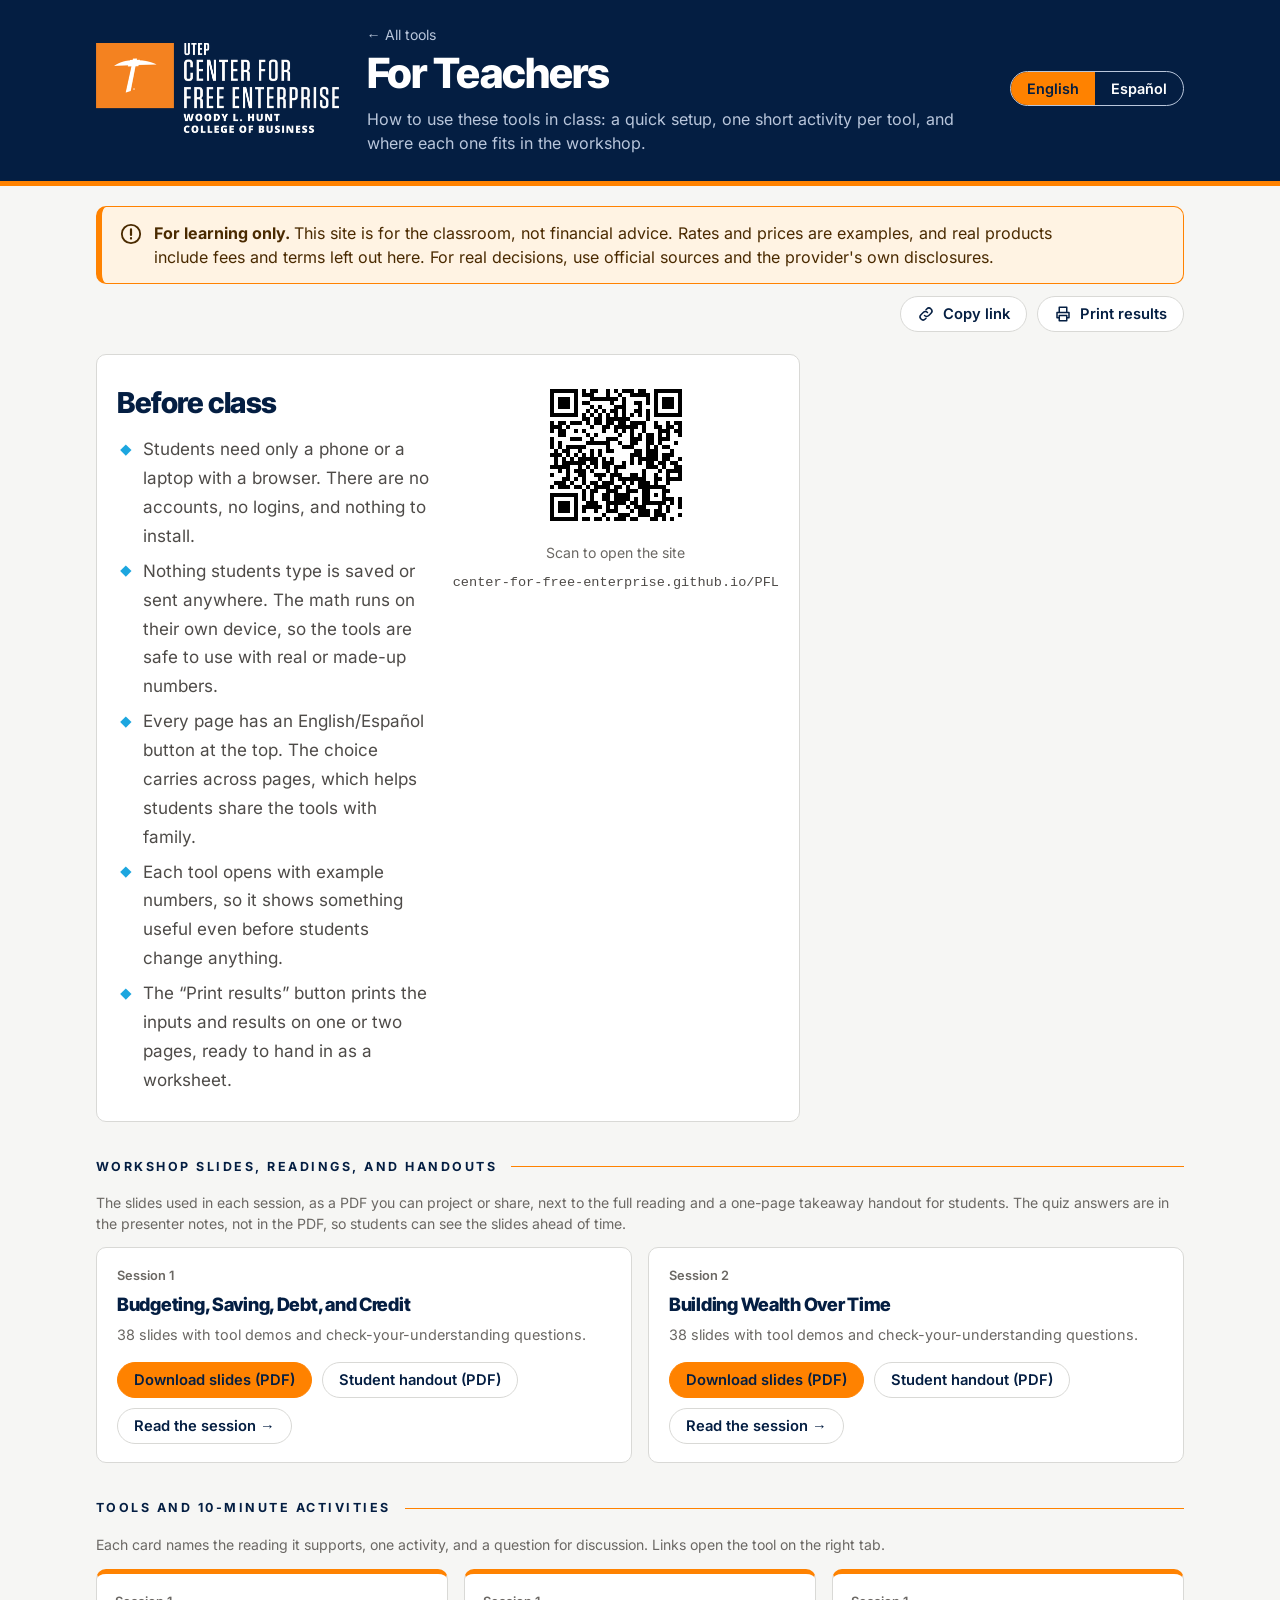
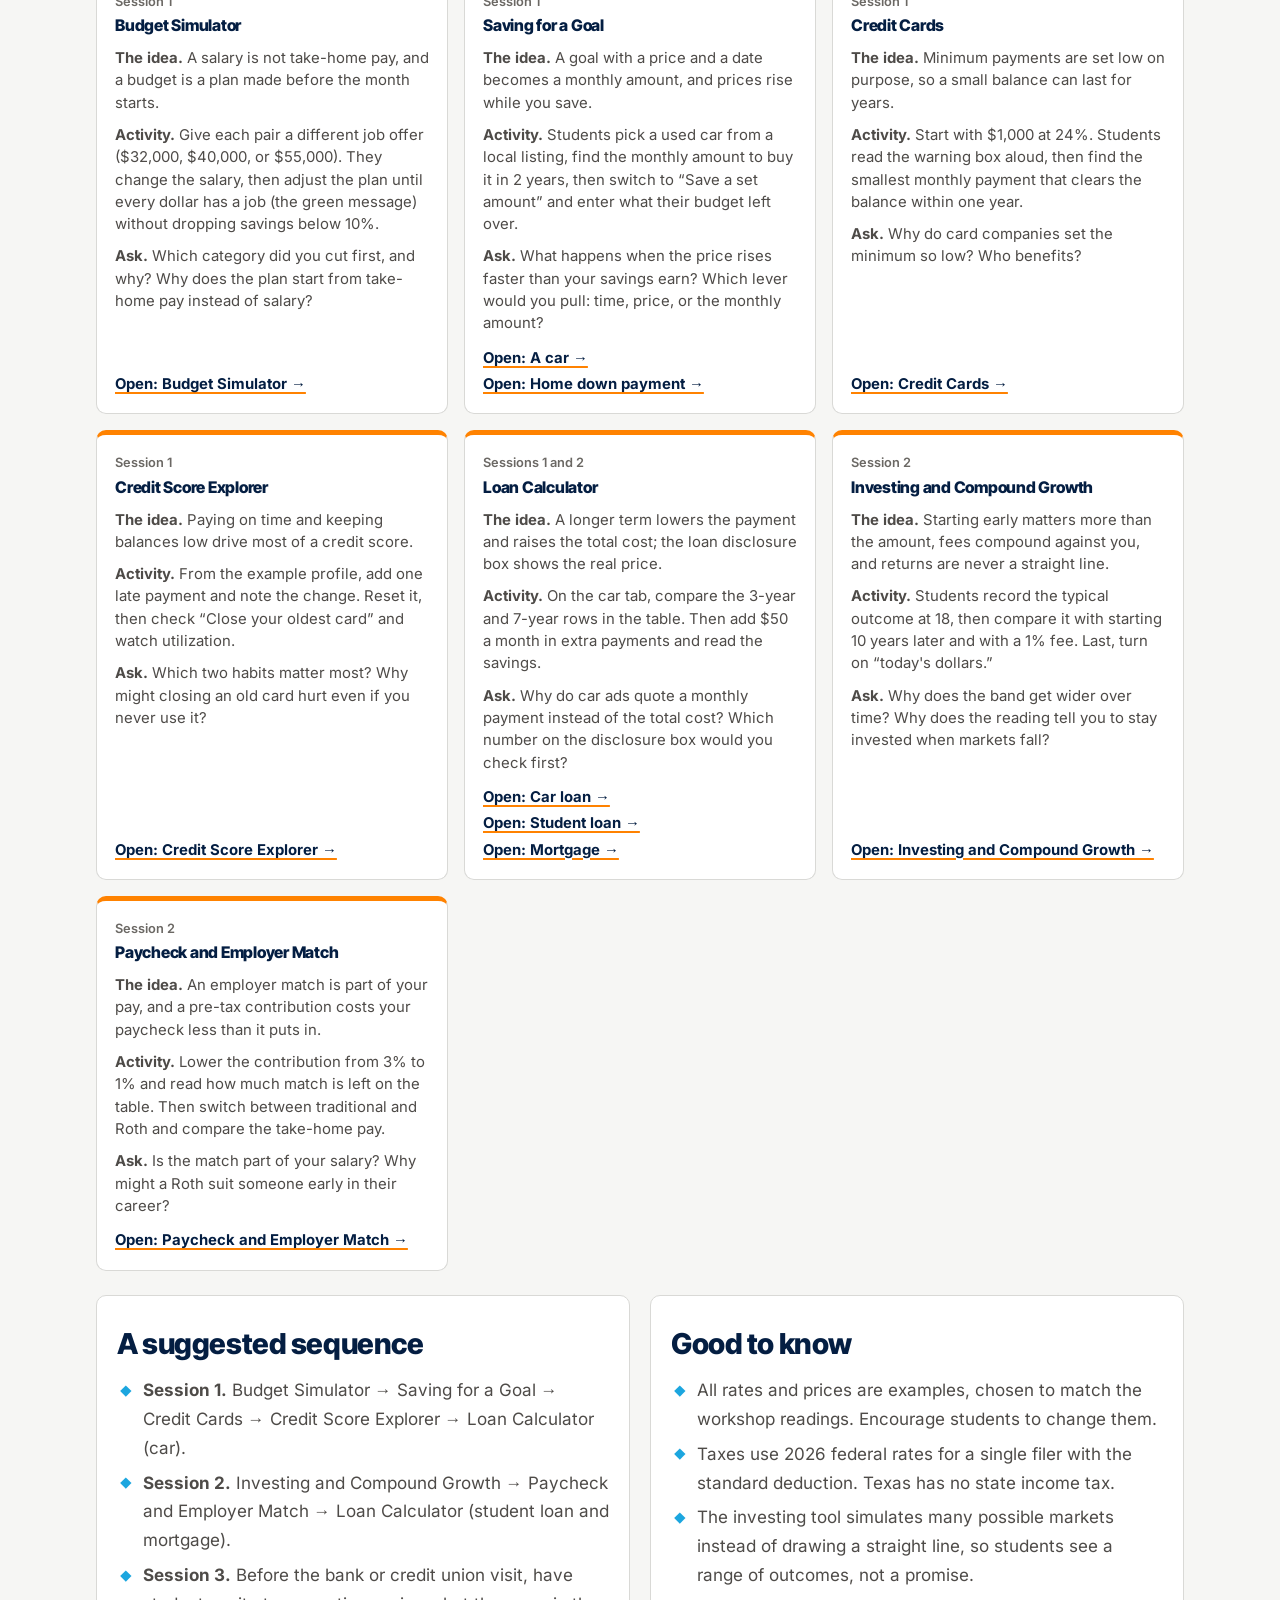
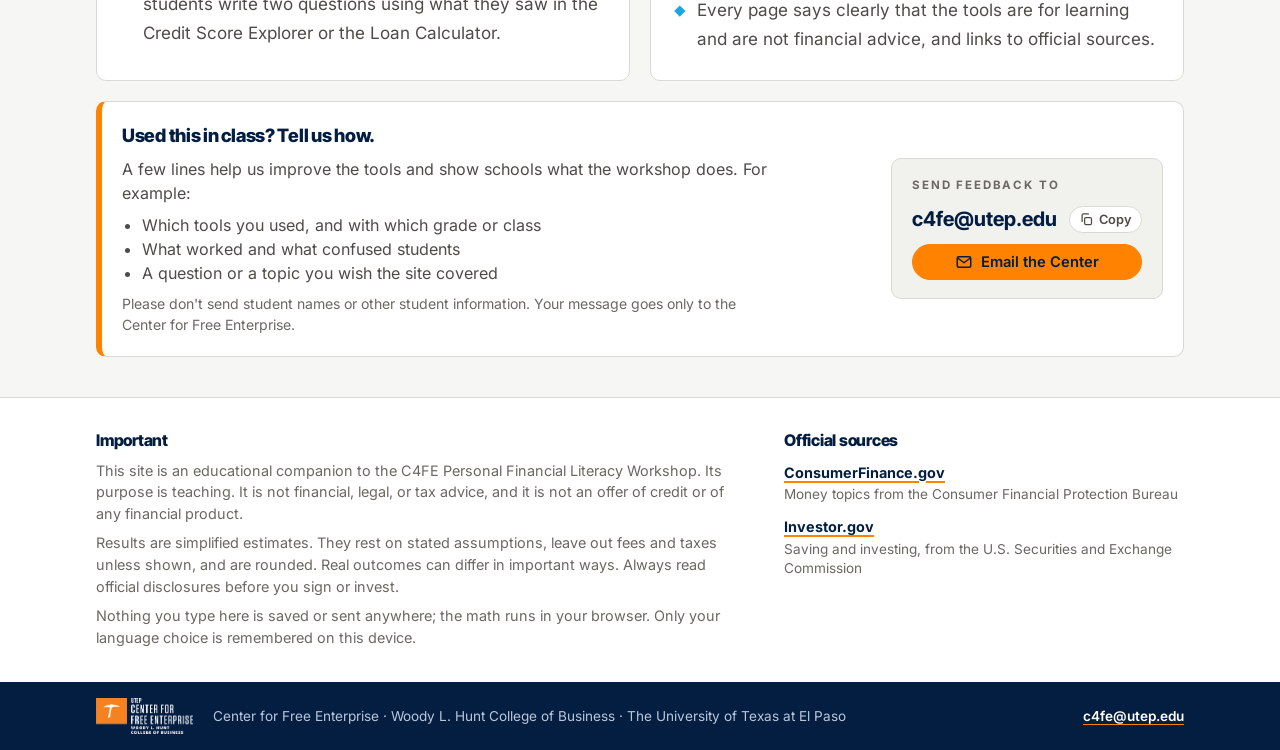
<file: teachers.html>
<!doctype html>
<html lang="en">
<head>
<meta charset="utf-8">
<meta name="viewport" content="width=device-width, initial-scale=1, viewport-fit=cover">
<title>For Teachers · C4FE</title>
<meta name="description" content="How to use the C4FE Personal Financial Literacy tools in class: setup, activities, and a suggested sequence.">
<meta property="og:type" content="website">
<meta property="og:site_name" content="C4FE Personal Financial Literacy">
<meta property="og:title" content="For Teachers · C4FE">
<meta property="og:description" content="How to use the C4FE Personal Financial Literacy tools in class: setup, activities, and a suggested sequence.">
<meta property="og:url" content="https://center-for-free-enterprise.github.io/PFL/teachers.html">
<meta property="og:image" content="https://center-for-free-enterprise.github.io/PFL/assets/img/social-preview.jpg">
<meta property="og:image:width" content="1280">
<meta property="og:image:height" content="640">
<meta property="og:image:alt" content="UTEP Center for Free Enterprise: Personal Financial Literacy interactive calculators, in English and Spanish">
<meta name="twitter:card" content="summary_large_image">
<link rel="preload" href="assets/fonts/inter-latin-400-normal.woff2" as="font" type="font/woff2" crossorigin>
<link rel="stylesheet" href="assets/css/site.css?v=202610132310">
<link rel="icon" href="assets/icons/favicon.svg" type="image/svg+xml">
<link rel="icon" href="assets/icons/favicon-32.png" sizes="32x32" type="image/png">
<link rel="icon" href="favicon.ico" sizes="48x48">
<link rel="apple-touch-icon" href="assets/icons/apple-touch-icon.png">
<link rel="manifest" href="site.webmanifest">
<meta name="theme-color" content="#041E42">
</head>
<body>
<header id="site-header"></header>

<main class="wrap">
  <div id="site-notice"></div>

  <section class="panel setup prose">
    <div>
      <h2 data-i18n="setup_h"></h2>
      <ul id="setup"></ul>
    </div>
    <div class="qr">
      <img src="assets/img/qr-site.svg" width="160" height="160" alt="QR code for the site">
      <span class="sub" style="margin:0" data-i18n="qr_cap"></span>
      <code id="site-url"></code>
    </div>
  </section>

  <h2 class="section-h" data-i18n="mat_h"></h2>
  <p class="sub" data-i18n="mat_sub"></p>
  <div class="mats">
    <div class="mat">
      <span class="session" data-i18n="s1"></span>
      <h3 data-i18n="m1_h"></h3>
      <p data-i18n="mat_meta"></p>
      <div class="mat-links">
        <a class="btn primary" href="assets/pdf/slides-session-1.pdf" download><span data-i18n="mat_slides"></span></a>
        <a class="btn" href="assets/pdf/takeaways-session-1.pdf" download><span data-i18n="mat_hand"></span></a>
        <a class="btn" href="session-1.html"><span data-i18n="mat_read"></span></a>
      </div>
    </div>
    <div class="mat">
      <span class="session" data-i18n="s2"></span>
      <h3 data-i18n="m2_h"></h3>
      <p data-i18n="mat_meta"></p>
      <div class="mat-links">
        <a class="btn primary" href="assets/pdf/slides-session-2.pdf" download><span data-i18n="mat_slides"></span></a>
        <a class="btn" href="assets/pdf/takeaways-session-2.pdf" download><span data-i18n="mat_hand"></span></a>
        <a class="btn" href="session-2.html"><span data-i18n="mat_read"></span></a>
      </div>
    </div>
  </div>

  <h2 class="section-h" data-i18n="act_h"></h2>
  <p class="sub" data-i18n="act_sub"></p>
  <div class="acts" id="acts"></div>

  <div class="two">
    <section class="panel prose">
      <h2 data-i18n="seq_h"></h2>
      <ul id="seq"></ul>
    </section>
    <section class="panel prose">
      <h2 data-i18n="know_h"></h2>
      <ul id="know"></ul>
    </section>
  </div>

  <section class="panel feedback" aria-labelledby="fb-h">
    <div>
      <h2 id="fb-h" data-i18n="fb_h"></h2>
      <p data-i18n="fb_p"></p>
      <ul id="fb-list"></ul>
      <p class="sub" data-i18n="fb_privacy"></p>
    </div>
    <div class="fb-mail">
      <span class="fb-label" data-i18n="fb_label"></span>
      <div class="fb-addr">
        <span class="fb-email">c4fe@utep.edu</span>
        <button type="button" class="fb-copy" id="fb-copy"><svg width="15" height="15" viewBox="0 0 24 24" aria-hidden="true"><rect x="9" y="9" width="11" height="11" rx="2" fill="none" stroke="currentColor" stroke-width="2"/><path d="M5 15V5a2 2 0 0 1 2-2h8" fill="none" stroke="currentColor" stroke-width="2" stroke-linecap="round"/></svg><span data-i18n="fb_copy"></span></button>
      </div>
      <a class="btn primary" id="fb-link" href="mailto:c4fe@utep.edu"><svg width="18" height="18" viewBox="0 0 24 24" aria-hidden="true"><rect x="3" y="5" width="18" height="14" rx="2" fill="none" stroke="currentColor" stroke-width="2"/><path d="m4 7 8 6 8-6" fill="none" stroke="currentColor" stroke-width="2" stroke-linecap="round" stroke-linejoin="round"/></svg><span data-i18n="fb_btn"></span></a>
    </div>
  </section>
</main>

<footer id="site-footer"></footer>

<script src="assets/js/site.js?v=202610132310"></script>
<script src="assets/js/teach.js?v=202610132310"></script>
<script data-goatcounter="https://c4fe.goatcounter.com/count" async src="https://gc.zgo.at/count.js"></script>
</body>
</html>
</file>
<file: assets/css/site.css>
/* Fonts: Inter (primary) and Inter Tight (display), per the UTEP 2026 Visual Brand Guide. Self-hosted, so pages make no requests to outside font servers. */
@font-face{font-family:"Inter";font-style:normal;font-weight:400;font-display:swap;src:url("../fonts/inter-latin-400-normal.woff2") format("woff2"),url("../fonts/inter-latin-400-normal.woff") format("woff")}
@font-face{font-family:"Inter";font-style:italic;font-weight:400;font-display:swap;src:url("../fonts/inter-latin-400-italic.woff2") format("woff2"),url("../fonts/inter-latin-400-italic.woff") format("woff")}
@font-face{font-family:"Inter";font-style:normal;font-weight:500;font-display:swap;src:url("../fonts/inter-latin-500-normal.woff2") format("woff2"),url("../fonts/inter-latin-500-normal.woff") format("woff")}
@font-face{font-family:"Inter";font-style:normal;font-weight:600;font-display:swap;src:url("../fonts/inter-latin-600-normal.woff2") format("woff2"),url("../fonts/inter-latin-600-normal.woff") format("woff")}
@font-face{font-family:"Inter";font-style:normal;font-weight:700;font-display:swap;src:url("../fonts/inter-latin-700-normal.woff2") format("woff2"),url("../fonts/inter-latin-700-normal.woff") format("woff")}
@font-face{font-family:"Inter Tight";font-style:normal;font-weight:600;font-display:swap;src:url("../fonts/inter-tight-latin-600-normal.woff2") format("woff2"),url("../fonts/inter-tight-latin-600-normal.woff") format("woff")}
@font-face{font-family:"Inter Tight";font-style:normal;font-weight:800;font-display:swap;src:url("../fonts/inter-tight-latin-800-normal.woff2") format("woff2"),url("../fonts/inter-tight-latin-800-normal.woff") format("woff")}
@font-face{font-family:"Inter Tight";font-style:normal;font-weight:700;font-display:swap;src:url("../fonts/inter-tight-latin-700-normal.woff2") format("woff2"),url("../fonts/inter-tight-latin-700-normal.woff") format("woff")}

/* C4FE Personal Financial Literacy — shared styles
   Layout: UTEP-blue masthead band, disclaimer callout, then page content in a 1120px column. */
:root{
  --band:#041E42; --on-band:#FFFFFF; --on-band-muted:#B9C6DB;
  --orange:#FF8200;
  /* Neutrals from the UTEP 2026 palette: Mineral Gris text, Desert Dust lines. */
  --bg:#F6F6F4; --surface:#FFFFFF; --sunk:#F1F1EE;
  --ink:#4E4B48; --muted:#6B6864; --line:#D9D9D6;
  --heading:#041E42; --link:#041E42;
  --principal:#041E42; --interest:#FF8200;
  --warn-bg:#FFF3E3; --warn-line:#FF8200; --warn-ink:#4A2A00;
  --good:#1D6B3C; --good-bg:#E6F4EB;
  --focus:#FF8200;
  --font:"Inter",Arial,"Helvetica Neue",Helvetica,sans-serif;
  --display:"Inter Tight","Inter",Arial,sans-serif;
  --sky:#1CA6DF; --cool:#B1B3B3;
  --r:10px;
}
@media (prefers-color-scheme: dark){:root:not([data-theme="light"]){
  --band:#03132C; --on-band:#FFFFFF; --on-band-muted:#9FB0CB;
  --bg:#071731; --surface:#0D2246; --sunk:#0A1C3B;
  --ink:#EAF0F8; --muted:#A3B1C8; --line:#22396A;
  --heading:#FFFFFF; --link:#8FB8F2;
  --principal:#7FA8E6; --interest:#FF9A33;
  --warn-bg:#2A1D0B; --warn-line:#FF8200; --warn-ink:#FFDDB5;
  --good:#7FD8A1; --good-bg:#12321F; --sky:#4CBCEB; --cool:#8D9091;
  color-scheme:dark;
}}
:root[data-theme="dark"]{
  --band:#03132C; --on-band:#FFFFFF; --on-band-muted:#9FB0CB;
  --bg:#071731; --surface:#0D2246; --sunk:#0A1C3B;
  --ink:#EAF0F8; --muted:#A3B1C8; --line:#22396A;
  --heading:#FFFFFF; --link:#8FB8F2;
  --principal:#7FA8E6; --interest:#FF9A33;
  --warn-bg:#2A1D0B; --warn-line:#FF8200; --warn-ink:#FFDDB5;
  --good:#7FD8A1; --good-bg:#12321F; --sky:#4CBCEB; --cool:#8D9091;
  color-scheme:dark;
}
*{box-sizing:border-box}
body{margin:0;background:var(--bg);color:var(--ink);font-family:var(--font);font-size:16px;line-height:1.5}
img{max-width:100%}
[hidden]{display:none!important}
a{color:var(--link)}
:focus-visible{outline:3px solid var(--focus);outline-offset:2px}
.wrap{max-width:1120px;margin:0 auto;padding-inline:16px}

/* ---------- masthead ---------- */
.band{background:var(--band);color:var(--on-band);border-bottom:5px solid var(--orange)}
.band .wrap{padding-block:22px 26px;display:flex;flex-wrap:wrap;gap:16px 24px;align-items:center;justify-content:space-between}
.brand{display:flex;align-items:center;gap:28px;min-width:0}
.brand>div{min-width:0}
.logo-link{flex:none;display:block;line-height:0}
.logo{height:90px;width:auto}
.eyebrow{font-size:.78rem;letter-spacing:.08em;text-transform:uppercase;color:var(--on-band-muted);margin:0 0 6px}
.brand .eyebrow{display:none}
.crumb{display:inline-block;font-size:.88rem;color:var(--on-band-muted);margin:0 0 6px;text-decoration:none}
.crumb:hover{color:var(--on-band);text-decoration:underline}
h1{font-family:var(--display);letter-spacing:-.01em;font-size:clamp(1.9rem,4.5vw,2.6rem);line-height:1.1;margin:0;text-wrap:balance}
.lede{margin:10px 0 0;max-width:60ch;color:var(--on-band-muted)}
.lang{display:flex;border:1px solid var(--on-band-muted);border-radius:999px;overflow:hidden}
.lang button{font:600 .9rem var(--font);background:transparent;color:var(--on-band);border:0;padding:8px 16px;cursor:pointer}
.lang button[aria-pressed="true"]{background:var(--orange);color:#041E42}
@media (max-width:600px){.logo-link{display:none}.brand .eyebrow{display:block}}

/* ---------- disclaimer ---------- */
.notice{margin-block:20px 0;background:var(--warn-bg);border:1px solid var(--warn-line);border-left-width:6px;border-radius:var(--r);padding:14px 18px;color:var(--warn-ink);display:flex;gap:12px}
.notice svg{flex:none;margin-top:2px}
.notice p{margin:0;max-width:95ch}

h2{font-family:var(--display);font-size:1.15rem;margin:0;color:var(--heading)}
h3{font-size:1rem;margin:0;color:var(--heading)}
.sub{color:var(--muted);font-size:.88rem;margin:4px 0 0}
.panel{background:var(--surface);border:1px solid var(--line);border-radius:var(--r);padding:20px}

/* ---------- landing ---------- */
.section-h{font-size:1.35rem;margin:32px 0 14px;color:var(--heading)}
.cards{display:grid;grid-template-columns:repeat(auto-fill,minmax(250px,1fr));gap:16px}
.card{display:flex;flex-direction:column;gap:8px;background:var(--surface);border:1px solid var(--line);border-radius:var(--r);padding:20px;text-decoration:none;color:var(--ink);min-width:0}
a.card{border-top:5px solid var(--orange)}
a.card:hover{border-color:var(--orange)}
a.card:hover h3{text-decoration:underline}
.card p{margin:0;color:var(--muted);font-size:.93rem}
.card .go{margin-top:auto;padding-top:6px;font-weight:700;color:var(--link)}
.card.soon{background:var(--sunk);border-style:dashed}
.badge{align-self:flex-start;font-size:.72rem;font-weight:700;text-transform:uppercase;letter-spacing:.06em;border-radius:999px;padding:2px 10px}
.badge.live{background:var(--good-bg);color:var(--good)}
.badge.next{background:var(--line);color:var(--muted)}
.session{font-size:.8rem;color:var(--muted);font-weight:600}
.about{display:grid;grid-template-columns:auto minmax(0,1fr);gap:24px;align-items:start;margin-top:32px}
.about img{width:220px;height:auto}
.about p{margin:10px 0 0;max-width:70ch}
.about .logo-dark{display:none}
@media (prefers-color-scheme: dark){:root:not([data-theme="light"]) .about .logo-light{display:none}:root:not([data-theme="light"]) .about .logo-dark{display:block}}
:root[data-theme="dark"] .about .logo-light{display:none}
:root[data-theme="dark"] .about .logo-dark{display:block}
@media (max-width:700px){.about{grid-template-columns:minmax(0,1fr)}.about img{width:180px}}

/* ---------- calculator workbench ---------- */
.tabs{display:flex;flex-wrap:wrap;gap:8px;margin-block:22px 16px}
.tab{font:600 1rem var(--font);color:var(--ink);background:var(--surface);border:1px solid var(--line);border-radius:999px;padding:10px 18px;cursor:pointer}
.tab[aria-selected="true"]{background:var(--band);color:var(--on-band);border-color:var(--band)}
:root[data-theme="dark"] .tab[aria-selected="true"]{background:var(--orange);color:#041E42;border-color:var(--orange)}
@media (prefers-color-scheme: dark){:root:not([data-theme="light"]) .tab[aria-selected="true"]{background:var(--orange);color:#041E42;border-color:var(--orange)}}
.bench{display:grid;grid-template-columns:minmax(0,360px) minmax(0,1fr);gap:20px;align-items:start}
@media (max-width:860px){.bench{grid-template-columns:minmax(0,1fr)}}
.fields{display:flex;flex-direction:column;gap:18px;margin-top:18px}
.field label.lbl{display:flex;justify-content:space-between;gap:8px;font-weight:600;font-size:.95rem}
.field output{font-variant-numeric:tabular-nums;color:var(--heading);font-weight:700}
.hint{margin:4px 0 0;color:var(--muted);font-size:.82rem}
.money{display:flex;align-items:center;margin-top:6px;border:1px solid var(--line);border-radius:8px;background:var(--sunk)}
.money span{padding:0 4px 0 12px;color:var(--muted);font-weight:600}
.money input{flex:1;min-width:0;border:0;background:transparent;font:600 1.05rem var(--font);color:var(--ink);padding:10px 12px 10px 2px;font-variant-numeric:tabular-nums}
.money input:focus{outline:none}
.money:focus-within{outline:3px solid var(--focus);outline-offset:1px}
input[type=range]{width:100%;margin-top:8px;accent-color:var(--orange)}
.check{display:flex;gap:10px;align-items:flex-start;font-weight:600;font-size:.95rem;cursor:pointer}
.check input{width:20px;height:20px;accent-color:var(--orange);margin-top:2px;flex:none}
.results{display:flex;flex-direction:column;gap:20px;min-width:0}
.headline{display:flex;flex-wrap:wrap;gap:12px 32px;align-items:flex-end}
.big{font-size:clamp(2.3rem,6vw,3.2rem);font-weight:700;line-height:1;color:var(--heading);font-variant-numeric:tabular-nums}
.big small{font-size:1rem;font-weight:600;color:var(--muted)}
.breakdown{display:grid;grid-template-columns:auto auto;gap:2px 18px;font-size:.92rem;font-variant-numeric:tabular-nums;margin:0}
.breakdown dt{color:var(--muted)} .breakdown dd{margin:0;text-align:right;font-weight:600}
.breakdown .tot{border-top:1px solid var(--line);padding-top:4px;color:var(--ink);font-weight:700}
.tila{border:2px solid var(--ink);border-radius:4px;margin-top:18px}
.tila-grid{display:grid;grid-template-columns:repeat(4,minmax(0,1fr))}
@media (max-width:620px){.tila-grid{grid-template-columns:repeat(2,minmax(0,1fr))}}
.tila-cell{padding:12px;border-right:1px solid var(--ink);display:flex;flex-direction:column;gap:4px}
.tila-cell:last-child{border-right:0}
@media (max-width:620px){.tila-cell:nth-child(2){border-right:0}.tila-cell:nth-child(-n+2){border-bottom:1px solid var(--ink)}}
.tila-cell b{font-size:.78rem;text-transform:uppercase;letter-spacing:.06em}
.tila-cell span{font-size:.8rem;color:var(--muted);line-height:1.3}
.tila-cell strong{font-size:1.35rem;font-variant-numeric:tabular-nums;margin-top:auto}
.tila-cell.fc{background:var(--warn-bg)}
.tila-cap{font-size:.8rem;color:var(--muted);margin:8px 0 0}
.msgs{display:flex;flex-direction:column;gap:10px}
.msg{border-radius:8px;padding:12px 14px;font-size:.95rem;background:var(--sunk);border:1px solid var(--line)}
.msg.good{background:var(--good-bg);border-color:transparent;color:var(--ink)}
.msg.good b{color:var(--good)}
.legend{display:flex;flex-wrap:wrap;gap:6px 18px;font-size:.85rem;color:var(--muted);margin-top:8px}
.legend i{display:inline-block;width:12px;height:12px;border-radius:2px;margin-right:6px;vertical-align:-1px}
.chartbox{overflow-x:auto;margin-top:10px}
svg.chart{display:block;width:100%;min-width:480px;height:auto}
.chart .ax{fill:var(--muted);font:12px var(--font)}
.chart .grid{stroke:var(--line)}
.chart .bi{fill:var(--interest)} .chart .bp{fill:var(--principal)}
.tbl{overflow-x:auto;margin-top:12px}
table{border-collapse:collapse;width:100%;font-size:.92rem;font-variant-numeric:tabular-nums}
th,td{text-align:right;padding:8px 10px;border-bottom:1px solid var(--line);white-space:nowrap}
th:first-child,td:first-child{text-align:left}
th{font-size:.78rem;text-transform:uppercase;letter-spacing:.05em;color:var(--muted);font-weight:700}
tr.cur td{background:var(--warn-bg);font-weight:700}
.pill{display:inline-block;margin-left:8px;font-size:.72rem;font-weight:700;background:var(--orange);color:#041E42;border-radius:999px;padding:1px 8px;vertical-align:1px}
details summary{cursor:pointer;font-weight:700;color:var(--heading)}
.takeaway{border-left:6px solid var(--orange)}
.takeaway p{margin:8px 0 0;max-width:70ch}
.takeaway .read{color:var(--muted);font-size:.88rem}

/* ---------- footer ---------- */
footer{margin-top:40px;background:var(--surface);border-top:1px solid var(--line)}
footer>.wrap{padding-block:30px 34px;display:grid;grid-template-columns:minmax(0,1.6fr) minmax(0,1fr);gap:28px 48px}
@media (max-width:760px){footer>.wrap{grid-template-columns:minmax(0,1fr)}}
footer h3{font-size:1rem;margin:0}
footer p{margin:8px 0 0;font-size:.9rem;max-width:75ch;color:var(--muted)}
.foot-side{display:flex;flex-direction:column;gap:22px}
.sources{list-style:none;margin:10px 0 0;padding:0;display:grid;gap:12px;font-size:.9rem}
.sources li{display:flex;flex-direction:column;gap:2px}
.sources a{font-weight:700;width:fit-content}
.sources span{color:var(--muted);font-size:.85rem;line-height:1.4}
.teach-box{display:flex;flex-direction:column;gap:4px;padding:16px 18px;border:1px solid var(--line);border-radius:var(--r);background:var(--bg);text-decoration:none;color:var(--ink);transition:border-color .15s}
.teach-box:hover{border-color:var(--orange)}
.teach-box b{font-family:var(--display);font-weight:800;font-size:1.05rem;color:var(--heading)}
.teach-box span{font-size:.88rem;color:var(--muted);line-height:1.45}
.teach-box em{font-style:normal;font-weight:700;font-size:.88rem;color:var(--heading);margin-top:4px}
.foot-bar{background:#041E42;color:#B9C6DB}
:root[data-theme="dark"] .foot-bar{background:#020F22;border-top:1px solid rgba(255,255,255,.08)}
@media (prefers-color-scheme: dark){:root:not([data-theme="light"]) .foot-bar{background:#020F22;border-top:1px solid rgba(255,255,255,.08)}}
.foot-bar .wrap{display:flex;align-items:center;gap:14px 20px;flex-wrap:wrap;padding-block:16px;font-size:.85rem}
.foot-bar img{height:36px;width:auto}
.foot-bar span{flex:1;min-width:14rem}
.foot-bar a{color:#fff;font-weight:600;text-decoration:underline;text-decoration-color:#FF8200;text-underline-offset:3px}
.credit{color:var(--muted);font-size:.85rem}
@media (prefers-reduced-motion: reduce){*{transition:none!important}}

/* ---------- shared tool pieces (budget, savings, investing, credit) ---------- */
:root{--bad:#B3261E;--bad-bg:#FCE8E6;--band-fill:rgba(255,130,0,.18)}
@media (prefers-color-scheme: dark){:root:not([data-theme="light"]){--bad:#FF8A80;--bad-bg:#3A1714;--band-fill:rgba(255,154,51,.22)}}
:root[data-theme="dark"]{--bad:#FF8A80;--bad-bg:#3A1714;--band-fill:rgba(255,154,51,.22)}
.msg.bad{background:var(--bad-bg);border-color:transparent}
.msg.bad b{color:var(--bad)}
.group-h{font-size:.78rem;text-transform:uppercase;letter-spacing:.08em;color:var(--muted);font-weight:700;margin:6px 0 -6px;display:flex;align-items:center;gap:8px}
.group-h i{width:10px;height:10px;border-radius:2px;display:inline-block}
.seg{display:flex;flex-wrap:wrap;gap:6px;margin-top:8px}
.seg label{display:flex;align-items:center;gap:6px;border:1px solid var(--line);border-radius:999px;padding:7px 14px;cursor:pointer;font-weight:600;font-size:.92rem;background:var(--sunk)}
.seg input{accent-color:var(--orange);margin:0}
.seg label:has(input:checked){border-color:var(--orange);background:var(--warn-bg)}
.stub{display:grid;grid-template-columns:minmax(0,1fr) auto;gap:6px 16px;margin:14px 0 0;font-variant-numeric:tabular-nums}
.stub dt{color:var(--muted)} .stub dd{margin:0;text-align:right;font-weight:600}
.stub .minus{color:var(--bad)}
.stub .net{border-top:2px solid var(--ink);padding-top:6px;color:var(--ink);font-weight:700;font-size:1.05rem}
.split{display:flex;flex-direction:column;gap:14px;margin-top:14px}
.split-row{display:grid;grid-template-columns:minmax(0,7.5rem) minmax(0,1fr) auto;gap:12px;align-items:center;font-size:.92rem}
.split-row b{font-variant-numeric:tabular-nums;text-align:right}
.track{position:relative;height:16px;background:var(--sunk);border-radius:4px;border:1px solid var(--line)}
.track .fill{position:absolute;inset:0 auto 0 0;border-radius:3px}
.track .target{position:absolute;top:-5px;bottom:-5px;width:3px;background:var(--ink);border-radius:2px}
.split-note{font-size:.8rem;color:var(--muted)}
.stats{display:grid;grid-template-columns:repeat(auto-fit,minmax(150px,1fr));gap:12px;margin-top:16px}
.stat{background:var(--sunk);border-radius:8px;padding:12px}
.stat span{display:block;font-size:.8rem;color:var(--muted)}
.stat strong{font-size:1.25rem;font-variant-numeric:tabular-nums}
.compare{display:grid;grid-template-columns:repeat(auto-fit,minmax(220px,1fr));gap:12px;margin-top:12px}
.compare .stat strong{font-size:1.4rem}
.compare .stat em{display:block;font-style:normal;font-size:.85rem;margin-top:4px}
.chart .ln{fill:none;stroke-width:2.5}
.chart .ln-a{stroke:var(--principal)} .chart .ln-b{stroke:var(--interest)} .chart .ln-c{stroke:var(--muted);stroke-dasharray:5 4}
.chart .area-a{fill:var(--principal);opacity:.85} .chart .area-b{fill:var(--interest);opacity:.9}
.chart .fan{fill:var(--band-fill)}
.chart .goal{stroke:var(--ink);stroke-width:2;stroke-dasharray:6 4;fill:none}
.cardact{border:2px solid var(--ink);border-radius:4px;margin-top:16px;overflow-x:auto}
.cardact .warn{padding:12px 14px;border-bottom:1px solid var(--ink);font-size:.9rem}
.cardact .warn b{text-transform:uppercase;letter-spacing:.05em}
.cardact table{font-size:.92rem}
.cardact th,.cardact td{white-space:normal;vertical-align:top;border-bottom:1px solid var(--line)}
.cardact th{color:var(--ink);text-transform:none;letter-spacing:0;font-size:.82rem}
.cardact tr.min td{background:var(--bad-bg)}
.assume{font-size:.82rem;color:var(--muted);margin:10px 0 0}

/* ---------- print button ---------- */
.toolbar{display:flex;justify-content:flex-end;margin-top:12px}
.btn{display:inline-flex;align-items:center;gap:8px;font:600 .92rem var(--font);color:var(--heading);background:var(--surface);border:1px solid var(--line);border-radius:999px;padding:8px 16px;cursor:pointer}
.btn:hover{border-color:var(--orange)}

/* ---------- printed results ---------- */
@media print{
  :root, :root:not([data-theme="light"]), :root[data-theme="dark"]{
    --bg:#FFFFFF; --surface:#FFFFFF; --sunk:#F3F5F8; --ink:#000000; --muted:#444B57; --line:#C9D1DC;
    --heading:#041E42; --link:#041E42; --principal:#041E42; --interest:#E87400;
    --warn-bg:#FFF3E3; --warn-ink:#4A2A00; --good:#1D6B3C; --good-bg:#E6F4EB; --bad:#B3261E; --bad-bg:#FCE8E6;
    --band-fill:rgba(255,130,0,.22); color-scheme:light;
  }
  @page{margin:14mm}
  *{-webkit-print-color-adjust:exact;print-color-adjust:exact}
  body{font-size:10.5pt;background:#fff}
  .wrap{max-width:none;padding-inline:0}
  .band .wrap{padding-block:10px 12px}
  .logo{height:56px}
  h1{font-size:20pt}
  .lede{font-size:9.5pt}
  .lang,.crumb,.toolbar,.tab[aria-selected="false"],input[type=range],.legend,.chartbox+.sub{display:none!important}
  .tabs{margin-block:8px}
  .tab[aria-selected="true"]{background:none!important;color:var(--heading)!important;border:0;padding:0;font-size:13pt}
  .notice{margin-block:10px 0;padding:8px 12px;font-size:9pt}
  .bench{display:block}
  .bench>.panel,.results{margin-bottom:12px}
  .results{gap:10px}
  .panel{padding:12px;break-inside:avoid}
  .fields{display:grid;grid-template-columns:1fr 1fr;gap:6px 18px;margin-top:8px}
  .group-h{grid-column:1/-1;margin:4px 0 0}
  .hint,[data-i18n="example_note"]{display:none}
  .money{background:none;border:0;margin-top:0}
  .money input{padding:0 0 0 2px;font-size:10.5pt}
  .big{font-size:24pt}
  svg.chart{min-width:0;max-height:62mm}
  .chartbox{overflow:visible}
  .tbl{overflow:visible}
  th,td{padding:4px 6px}
  footer{margin-top:10px;border:0}
  footer>.wrap{display:block;padding-block:6px 0}
  .foot-side{display:none}
  .foot-bar{background:none;color:#444}
  .foot-bar img{display:none}
  .foot-bar .wrap{padding:4px 0 0;font-size:8.5pt}
  .foot-bar a{color:inherit}
  footer p{font-size:8.5pt;margin-top:4px}
  footer h3{font-size:9.5pt}
  body::after{content:attr(data-print-note);display:block;margin-top:8px;font-size:8.5pt;color:#444}
  a{text-decoration:none;color:inherit}
}

/* ---------- credit score explorer ---------- */
.band-scale{display:grid;grid-template-columns:repeat(5,minmax(0,1fr));gap:4px;margin-top:14px;font-size:.78rem;text-align:center}
.band-scale span{padding:6px 2px;border-radius:4px;background:var(--sunk);color:var(--muted);font-weight:600}
.band-scale span.on{background:var(--band);color:var(--on-band)}
.factors{display:flex;flex-direction:column;gap:14px;margin-top:14px}
.factor{display:flex;flex-direction:column;gap:6px}
.factor-top{display:flex;justify-content:space-between;gap:12px;flex-wrap:wrap}
.factor-mid{display:grid;grid-template-columns:minmax(0,1fr) 7.5rem;gap:12px;align-items:center}
.factor-situ{font-size:.85rem;color:var(--muted)}
.chip{justify-self:start;font-size:.75rem;font-weight:700;border-radius:999px;padding:2px 10px}
.chip.s{background:var(--good-bg);color:var(--good)} .chip.ok{background:var(--warn-bg);color:var(--warn-ink)} .chip.w{background:var(--bad-bg);color:var(--bad)}

/* ---------- teachers page ---------- */
.prose h2{margin-top:6px}
.prose ul,.prose ol{margin:10px 0 0;padding-left:20px;max-width:75ch}
.prose li{margin-bottom:6px}
.setup{display:grid;grid-template-columns:minmax(0,1fr) auto;gap:24px;align-items:start;margin-top:22px}
@media (max-width:700px){.setup{grid-template-columns:minmax(0,1fr)}}
.qr{display:flex;flex-direction:column;align-items:center;gap:6px;text-align:center}
.qr img{width:160px;height:160px;border-radius:6px;background:#fff;padding:6px}
.qr code{font-size:.85rem;user-select:all;word-break:break-all}
.acts{display:grid;grid-template-columns:repeat(auto-fill,minmax(300px,1fr));gap:16px;margin-top:14px}
.act{background:var(--surface);border:1px solid var(--line);border-top:5px solid var(--orange);border-radius:var(--r);padding:18px;display:flex;flex-direction:column;gap:2px;min-width:0;break-inside:avoid}
.act p{margin:8px 0 0;font-size:.93rem}
.act-links{display:flex;flex-direction:column;gap:4px;margin-top:auto!important;padding-top:10px;font-weight:700}
@media print{.acts{grid-template-columns:1fr 1fr}.act{padding:10px}.qr img{width:110px;height:110px}}
.two{display:grid;grid-template-columns:repeat(2,minmax(0,1fr));gap:20px;margin-top:24px}
@media (max-width:760px){.two{grid-template-columns:minmax(0,1fr)}}
.teach-cta{display:flex;flex-wrap:wrap;gap:12px 24px;align-items:center;justify-content:space-between;margin-top:20px}
.teach-cta p{margin:4px 0 0;color:var(--muted);max-width:70ch}
.feedback{display:grid;grid-template-columns:minmax(0,1fr) auto;gap:20px 28px;align-items:center;margin-top:20px;border-left:6px solid var(--orange)}
.feedback p{margin:8px 0 0;max-width:70ch}
.feedback ul{margin:8px 0 0;padding-left:20px}
.mats{display:grid;grid-template-columns:repeat(2,minmax(0,1fr));gap:16px;margin:12px 0 28px}
@media (max-width:700px){.mats{grid-template-columns:minmax(0,1fr)}}
.mat{display:flex;flex-direction:column;gap:6px;padding:18px 20px;border:1px solid var(--line);border-radius:var(--r);background:var(--surface)}
.mat h3{font-size:1.15rem}
.mat p{margin:0;font-size:.9rem;color:var(--muted)}
.mat-links{display:flex;flex-wrap:wrap;gap:10px;margin-top:10px}
@media print{.mat-links{display:none}}
.fb-mail{display:flex;flex-direction:column;align-items:stretch;gap:10px;min-width:17rem;padding:18px 20px;background:var(--sunk);border:1px solid var(--line);border-radius:var(--r)}
.fb-label{font-size:.72rem;font-weight:700;letter-spacing:.16em;text-transform:uppercase;color:var(--muted)}
.fb-addr{display:flex;align-items:center;justify-content:space-between;gap:12px}
.fb-email{font-family:var(--display);font-weight:700;font-size:1.25rem;color:var(--heading);user-select:all}
.fb-copy{display:inline-flex;align-items:center;gap:5px;padding:5px 9px;border:1px solid var(--line);border-radius:999px;background:var(--surface);color:var(--ink);font:600 .8rem var(--font);cursor:pointer}
.fb-copy:hover{border-color:var(--muted)}
.fb-copy:focus-visible{outline:2px solid var(--orange);outline-offset:2px}
.fb-mail .btn{justify-content:center;gap:8px}
@media (max-width:700px){.feedback{grid-template-columns:minmax(0,1fr)}}
@media print{.fb-mail .btn,.fb-copy{display:none}}
.toolbar{gap:10px;flex-wrap:wrap;align-items:center;position:relative}
.toast{position:absolute;right:0;top:calc(100% + 6px);background:var(--band);color:var(--on-band);font-size:.85rem;font-weight:600;padding:6px 12px;border-radius:999px;opacity:0;transform:translateY(-4px);transition:opacity .2s,transform .2s;pointer-events:none;z-index:2}
.toast.on{opacity:1;transform:none}
@media (prefers-reduced-motion: reduce){.toast{transition:none}}

/* ---------- reading pages (session readings) ---------- */
.read-layout{display:grid;grid-template-columns:minmax(0,15rem) minmax(0,1fr);gap:40px;align-items:start;margin-top:24px}
@media (max-width:900px){.read-layout{grid-template-columns:minmax(0,1fr);gap:16px}}
.toc{position:sticky;top:calc(env(safe-area-inset-top,0px) + 16px);font-size:.9rem}
@media (max-width:900px){.toc{position:static}}
.toc summary{font-weight:700;color:var(--heading);cursor:pointer;margin-bottom:8px}
.toc ol{list-style:none;margin:0;padding:0;display:flex;flex-direction:column;gap:2px}
.toc a{display:block;padding:6px 10px;border-left:3px solid transparent;color:var(--muted);text-decoration:none;border-radius:0 6px 6px 0}
.toc a:hover{color:var(--ink);background:var(--sunk)}
.toc a.on{color:var(--heading);border-left-color:var(--orange);background:var(--sunk);font-weight:600}
.toc .dl{display:flex;flex-direction:column;gap:8px;margin-top:16px}
.toc .dl .btn{justify-content:center}
.btn.primary{background:var(--orange);color:#041E42;border-color:var(--orange)}
.prose{max-width:44rem;font-size:1.0625rem;line-height:1.7;min-width:0}
.prose h2{font-family:var(--display);font-size:clamp(1.45rem,3vw,1.8rem);line-height:1.2;color:var(--heading);margin:2.6em 0 .5em;padding-top:.6em;border-top:4px solid var(--orange);text-wrap:balance;scroll-margin-top:16px}
.prose h2:first-of-type{margin-top:.4em}
.prose h3{font-family:var(--display);font-size:1.2rem;color:var(--heading);margin:1.8em 0 .3em;scroll-margin-top:16px}
.prose p{margin:.9em 0}
.prose ul,.prose ol{padding-left:1.4em}
.prose li{margin:.35em 0}
.prose strong{color:var(--heading)}
.en-only{background:var(--sunk);border-radius:8px;padding:10px 14px;font-size:.92rem;color:var(--muted)}
.callout{margin:1.5em 0;padding:16px 20px;border-radius:var(--r);border-left:6px solid var(--line);background:var(--sunk);font-size:1rem;line-height:1.6;break-inside:avoid}
.callout p{margin:.4em 0}
.callout>p:first-child>strong:first-child{display:block;font-family:var(--display);font-size:.82rem;text-transform:uppercase;letter-spacing:.07em;margin-bottom:2px}
.callout.example{border-left-color:var(--principal)}
.callout.takeaway{border-left-color:var(--band);background:var(--band);color:var(--on-band)}
.callout.takeaway strong{color:var(--orange)}
.callout.tip{border-left-color:var(--orange);background:var(--warn-bg)}
.callout.tip strong{color:var(--warn-ink)}
.callout.fact,.callout.think,.callout.further{border-left-color:var(--sky)}
.callout.note,.callout.final{border-left-color:var(--cool)}
.callout.warning{border-left-color:var(--bad);background:var(--bad-bg)}
.callout.warning strong{color:var(--bad)}
.tryit{display:grid;grid-template-columns:auto minmax(0,1fr) auto;gap:4px 14px;align-items:center;margin:1.4em 0;padding:14px 18px;border:2px solid var(--orange);border-radius:var(--r);text-decoration:none;color:var(--ink);background:var(--surface)}
.tryit:hover{background:var(--warn-bg)}
.tryit .k{grid-row:1/3;font-family:var(--display);font-weight:700;font-size:.78rem;text-transform:uppercase;letter-spacing:.07em;background:var(--orange);color:#041E42;border-radius:999px;padding:4px 10px}
.tryit b{color:var(--heading);font-size:1.02rem}
.tryit span.d{grid-column:2;color:var(--muted);font-size:.92rem;line-height:1.4}
.tryit .go{grid-row:1/3;grid-column:3;font-weight:700;color:var(--link)}
@media (max-width:520px){.tryit{grid-template-columns:minmax(0,1fr)}.tryit .k{grid-row:auto;justify-self:start}.tryit span.d,.tryit .go{grid-column:1;grid-row:auto}}
.tryit .url{display:none}
/* figures */
.fig{margin:1.8em 0;padding:16px;border:1px solid var(--line);border-radius:var(--r);background:var(--surface);break-inside:avoid}
.fig figcaption{margin-top:10px;font-size:.88rem;line-height:1.5;color:var(--muted)}
.fig-svg{display:block;width:100%;height:auto}
.fig-svg text{font-family:var(--font);font-size:13px;fill:var(--ink)}
.fig-svg .ax{fill:var(--muted);font-size:12px}
.fig-svg .lab{fill:var(--ink);font-size:13px}
.fig-svg .val{fill:var(--muted);font-size:12px}
.fig-svg .strong{font-weight:700}
.fig-svg .on-fill{fill:#FFFFFF;font-size:13px}
.fig-svg .grid{stroke:var(--line)}
.fig-svg .axis{stroke:var(--muted);stroke-width:2}
.fig-svg .track{fill:var(--sunk)}
.fig-svg .c-orange{fill:var(--orange)} .fig-svg .c-navy{fill:#041E42} .fig-svg .c-cool{fill:var(--cool)} .fig-svg .c-sky{fill:var(--sky)}
.fig-svg .ln{fill:none;stroke-width:3}
.fig-svg .c-orange-s{stroke:var(--orange)} .fig-svg .c-navy-s{stroke:var(--principal)} .fig-svg .c-cool-s{stroke:var(--cool)}
.fig-svg .dash{stroke-dasharray:7 5}
.fig-img{display:block;width:100%;height:auto;border-radius:6px;background:#fff}
.prose h4{font-family:var(--display);font-weight:800;font-size:1.02rem;color:var(--heading);margin:1.5em 0 .25em;scroll-margin-top:16px}
:root[data-theme="dark"] .fig-svg .c-navy{fill:#3B6CB0}
@media (prefers-color-scheme: dark){:root:not([data-theme="light"]) .fig-svg .c-navy{fill:#3B6CB0}}
.stub-doc{font-size:.9rem;font-variant-numeric:tabular-nums;border:1px solid var(--line);border-radius:8px;overflow:hidden}
.stub-top{display:flex;justify-content:space-between;gap:12px;flex-wrap:wrap;background:var(--band);color:var(--on-band);padding:10px 14px}
.stub-top span{color:var(--on-band-muted)}
.stub-meta{display:grid;grid-template-columns:repeat(4,minmax(0,1fr));gap:8px 16px;margin:0;padding:12px 14px;border-bottom:1px solid var(--line)}
@media (max-width:620px){.stub-meta{grid-template-columns:repeat(2,minmax(0,1fr))}}
.stub-meta dt{font-size:.72rem;text-transform:uppercase;letter-spacing:.05em;color:var(--muted)}
.stub-meta dd{margin:0;font-weight:600}
.stub-tables{display:grid;grid-template-columns:minmax(0,1fr) minmax(0,1.4fr);gap:0 24px;padding:6px 14px;overflow-x:auto}
@media (max-width:720px){.stub-tables{grid-template-columns:minmax(0,1fr)}}
.stub-tables table{font-size:.86rem;align-self:start}
.stub-tables th,.stub-tables td{padding:6px 4px}
@media (max-width:480px){.stub-tables{padding:6px 8px}.stub-tables table{font-size:.78rem}.stub-tables th,.stub-tables td{padding:6px 2px}.stub-tables th{font-size:.62rem;letter-spacing:0}}
.stub-tables tfoot td{font-weight:700;border-top:2px solid var(--ink);border-bottom:0}
.stub-net{display:flex;flex-wrap:wrap;gap:4px 16px;align-items:baseline;justify-content:flex-end;padding:10px 14px;background:var(--warn-bg);border-top:1px solid var(--line)}
.stub-net b{font-size:1.25rem;color:var(--heading)}
.stub-net .ytd{width:100%;text-align:right;font-size:.8rem;color:var(--muted)}
.debt-compare{display:grid;grid-template-columns:repeat(2,minmax(0,1fr));gap:16px}
@media (max-width:620px){.debt-compare{grid-template-columns:minmax(0,1fr)}}
.dcol h4{font-family:var(--display);margin:0;font-size:1.05rem;color:var(--heading);text-transform:uppercase;letter-spacing:.04em}
.dcol>p{margin:2px 0 10px;color:var(--muted);font-size:.9rem}
.dcol ol{list-style:none;margin:0;padding:0;display:flex;flex-direction:column;gap:8px}
.dcol li{display:flex;gap:12px;align-items:flex-start;background:var(--sunk);border-radius:8px;padding:10px 12px;line-height:1.4}
.dcol li:first-child{background:var(--warn-bg);outline:2px solid var(--orange)}
.dcol .n{flex:none;width:26px;height:26px;border-radius:50%;background:var(--band);color:var(--on-band);display:grid;place-items:center;font-weight:700;font-size:.85rem}
.dcol li div{display:flex;flex-direction:column}
.dcol em{font-style:normal;font-size:.78rem;font-weight:700;color:var(--warn-ink)}
.dcol li span{font-size:.85rem;color:var(--muted)}
@media print{.read-layout{display:block}.toc{display:none}.tryit .go{display:none}.tryit .url{display:block;grid-column:2;font-size:.8rem;color:var(--muted)}}


/* ---------- UTEP 2026 brand typography ----------
   Headlines: Inter Tight ExtraBold, tight tracking, Midnight Pick.
   Labels: uppercase Inter Bold, wide tracking, followed by a Miner Blaze rule.
   Body: Inter Regular in Mineral Gris. Lists: Borderland Azul diamonds.
   Links: Midnight Pick with a Miner Blaze underline (orange text alone fails contrast on white). */
h1,h2,h3,h4,.prose h2,.prose h3,.dcol h4{font-family:var(--display);font-weight:800;letter-spacing:-.015em}
h1{letter-spacing:-.02em}
a{color:var(--link);text-decoration-color:var(--orange);text-decoration-thickness:2px;text-underline-offset:3px}
a.card,a.tryit,a.btn,.toc a,.lang a,.crumb{text-decoration:none}
.rule-label,.section-h,.prose .eyebrow-rule{display:flex;align-items:center;gap:14px;font-family:var(--font);font-weight:700;font-size:.78rem;letter-spacing:.2em;text-transform:uppercase;color:var(--heading)}
.rule-label::after,.section-h::after,.prose .eyebrow-rule::after{content:"";flex:1;height:1px;background:var(--orange)}
.section-h{margin:36px 0 16px}
.prose h2{border-top:0;padding-top:0;margin-top:2.4em}
.prose h2 .eyebrow-rule{margin-bottom:.55em}
.prose h2 .t{display:block}
.prose ul{list-style:none;padding-left:1.5em}
.prose ul>li{position:relative}
.prose ul>li::before{content:"";position:absolute;left:-1.2em;top:.62em;width:.45em;height:.45em;background:var(--sky);transform:rotate(45deg)}
.band .eyebrow{letter-spacing:.2em;font-weight:700}
</file>
